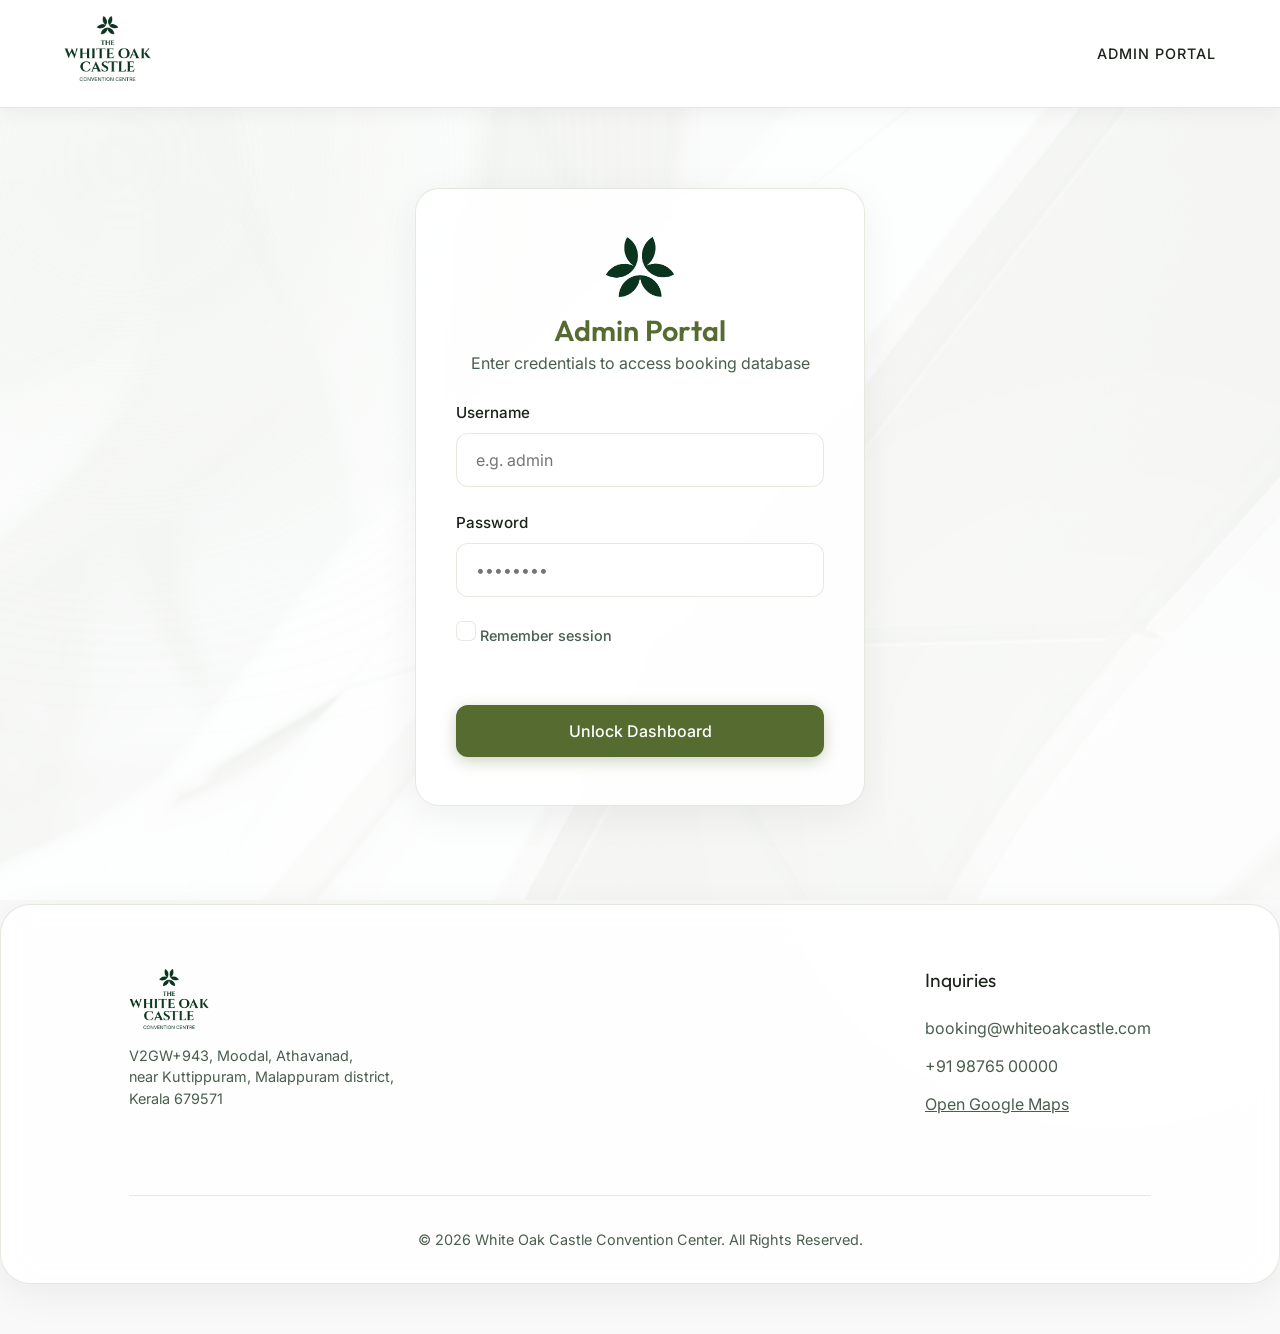
<file: admin.html>
<!DOCTYPE html>
<html lang="en">

<head>
    <meta charset="UTF-8">
    <meta name="viewport" content="width=device-width, initial-scale=1.0">
    <title>Admin Portal | White Oak Castle Kerala</title>
    <meta name="description"
        content="Admin Dashboard portal for the White Oak Castle Convention Center in Moodal, Athavanad, Kerala. Manage bookings, schedule events, and export records.">

    <link rel="preconnect" href="https://fonts.googleapis.com">
    <link rel="preconnect" href="https://fonts.gstatic.com" crossorigin>
    <link
        href="https://fonts.googleapis.com/css2?family=Inter:wght@300;400;500;600&family=Outfit:wght@200;400;600;800&display=swap"
        rel="stylesheet">

    <link rel="stylesheet" href="css/style.css?v=3">
    <link rel="stylesheet" href="css/admin.css?v=3">
</head>

<body class="biophilic-theme">

    <div class="bg-orb orb-1"></div>
    <div class="bg-orb orb-2"></div>

    <header class="header glass-nav scrolled">
        <nav class="navbar">
            <a href="index.html" class="nav-logo">
                <img src="assets/logo/png/Oak ful logo green.png" alt="White Oak Castle" class="logo-img">
            </a>
            <ul class="nav-menu">

                <!--<li class="nav-item"><a href="index.html" class="nav-link">Home</a></li>
                <li class="nav-item"><a href="about.html" class="nav-link">About Venue</a></li>
                <li class="nav-item"><a href="gallery.html" class="nav-link">Gallery</a></li>
                <li class="nav-item"><a href="booking.html" class="nav-link">Bookings</a></li>-->
                <li class="nav-item"><a href="admin.html" class="nav-link">Admin
                        portal
                    </a></li>
            </ul>
            <div class="hamburger">
                <span class="bar"></span>
                <span class="bar"></span>
                <span class="bar"></span>
            </div>
        </nav>
    </header>

    <main style="padding-top: 140px; min-height: 80vh;">
        <div class="container reveal active">

            <!-- ADMIN LOGIN SECTION -->
            <section id="admin-login-section" class="admin-login-section">
                <div class="glass-panel login-card">
                    <div class="text-center" style="margin-bottom: 1.5rem;">
                        <img src="assets/logo/png/Oak logo green.png" alt="Logo"
                            style="height: 60px; margin-bottom: 0.5rem; object-fit: contain;">
                        <h2 style="font-size: 1.8rem; font-weight: 600; color: var(--accent-olive);">Admin Portal</h2>
                        <p style="color: var(--text-secondary); margin-top: 0.25rem;">Enter credentials to access
                            booking database</p>
                    </div>
                    <form id="admin-login-form">
                        <div class="form-group">
                            <label for="admin-username">Username</label>
                            <input type="text" id="admin-username" class="form-control" placeholder="e.g. admin"
                                required>
                        </div>
                        <div class="form-group">
                            <label for="admin-password">Password</label>
                            <input type="password" id="admin-password" class="form-control" placeholder="••••••••"
                                required>
                        </div>
                        <div class="form-group" style="margin-top: 1.2rem; display: flex; align-items: center;">
                            <label class="custom-checkbox-container">
                                <input type="checkbox" id="admin-remember">
                                <span class="custom-checkbox"></span>
                                <span
                                    style="font-size: 0.9rem; color: var(--text-secondary); cursor: pointer; user-select: none;">Remember
                                    session</span>
                            </label>
                        </div>
                        <div id="login-error-msg" class="login-error-msg"
                            style="display: none; color: #d9534f; font-size: 0.9rem; margin-top: 1rem; text-align: center;">
                            Invalid username or password.
                        </div>
                        <button type="submit" class="btn btn-solid"
                            style="width: 100%; margin-top: 1.5rem; border-radius: 12px;">Unlock Dashboard</button>
                    </form>
                </div>
            </section>

            <!-- ADMIN DASHBOARD SECTION (Hidden by default) -->
            <section id="admin-dashboard-section" class="admin-dashboard-section" style="display: none;">
                <div class="dashboard-header"
                    style="display: flex; justify-content: space-between; align-items: center; flex-wrap: wrap; gap: 1.5rem; margin-bottom: 2.5rem;">
                    <div>
                        <div class="glass-badge"
                            style="color: var(--accent-olive); border-color: var(--glass-border); background: rgba(85, 107, 47, 0.05);">
                            Secure Control Panel</div>
                        <h1 style="font-size: 2.5rem; font-weight: 600; color: var(--text-primary);">Management <span
                                class="gradient-text">Console</span></h1>
                        <p style="color: var(--text-secondary); margin-top: 0.25rem;">Monitor schedules, manage
                            approvals, and export financial summaries.</p>
                    </div>
                    <div style="display: flex; gap: 1.5rem; align-items: center;">
                        <button id="admin-logout-btn" class="btn btn-outline"
                            style="border-radius: 10px; padding: 0.6rem 1.2rem;">Logout</button>
                    </div>
                </div>

                <div class="admin-sidebar-layout">
                    <!-- Sidebar -->
                    <div class="admin-sidebar">
                        <div class="admin-sidebar-title">Dashboard Menu</div>
                        <button class="sidebar-btn active" data-target="panel-overview">Overview & Stats</button>
                        <button class="sidebar-btn" data-target="panel-calendar">Event Calendar</button>
                        <button class="sidebar-btn" data-target="panel-holds">Live Holds</button>
                        <button class="sidebar-btn" data-target="panel-offline">Offline Booking</button>
                        <button class="sidebar-btn" data-target="panel-ledger">Bookings Ledger</button>
                        <button class="sidebar-btn" data-target="panel-backup">Backup & Restore</button>
                        <div style="height: 1px; background: var(--glass-border); margin: 0.5rem 0;"></div>
                        <button id="manual-refresh-btn" class="btn btn-outline"
                            style="width: 100%; border-radius: 8px; padding: 0.8rem; display: flex; justify-content: center; align-items: center; gap: 0.5rem; font-weight: 600; color: var(--accent-olive); border-color: var(--accent-olive); background: rgba(255,255,255,0.5);">
                            <svg width="16" height="16" viewBox="0 0 24 24" fill="none" stroke="currentColor"
                                stroke-width="2" stroke-linecap="round" stroke-linejoin="round">
                                <polyline points="23 4 23 10 17 10"></polyline>
                                <polyline points="1 20 1 14 7 14"></polyline>
                                <path d="M3.51 9a9 9 0 0 1 14.85-3.36L23 10M1 14l4.64 4.36A9 9 0 0 0 20.49 15"></path>
                            </svg>
                            Refresh Data
                        </button>
                    </div>

                    <!-- Main Content Area -->
                    <div class="admin-main-content">
                        <!-- Overview Panel -->
                        <div id="panel-overview" class="admin-tab-panel active">
                            <!-- Statistics Metrics Grid -->
                            <div class="stats-grid"
                                style="display: grid; grid-template-columns: repeat(auto-fit, minmax(220px, 1fr)); gap: 1.5rem; margin-bottom: 3rem;">
                                <div class="glass-card stat-card"
                                    style="padding: 1.8rem; text-align: center; border-radius: 16px;">
                                    <div class="stat-num" id="stat-total-bookings">0</div>
                                    <div class="stat-label"
                                        style="color: var(--text-secondary); font-size: 0.9rem; text-transform: uppercase; letter-spacing: 1px; margin-top: 0.5rem;">
                                        Total Bookings</div>
                                </div>
                                <div class="glass-card stat-card"
                                    style="padding: 1.8rem; text-align: center; border-radius: 16px; border-left: 4px solid var(--accent-gold);">
                                    <div class="stat-num" id="stat-pending-bookings" style="color: #a47b30;">0</div>
                                    <div class="stat-label"
                                        style="color: var(--text-secondary); font-size: 0.9rem; text-transform: uppercase; letter-spacing: 1px; margin-top: 0.5rem;">
                                        Pending Approvals</div>
                                </div>
                                <div class="glass-card stat-card"
                                    style="padding: 1.8rem; text-align: center; border-radius: 16px; border-left: 4px solid var(--accent-olive);">
                                    <div class="stat-num" id="stat-approved-bookings"
                                        style="color: var(--accent-olive);">0</div>
                                    <div class="stat-label"
                                        style="color: var(--text-secondary); font-size: 0.9rem; text-transform: uppercase; letter-spacing: 1px; margin-top: 0.5rem;">
                                        Approved Bookings</div>
                                </div>
                                <div class="glass-card stat-card"
                                    style="padding: 1.8rem; text-align: center; border-radius: 16px;">
                                    <div class="stat-num" id="stat-total-revenue" style="color: var(--accent-gold);">Rs
                                        0</div>
                                    <div class="stat-label"
                                        style="color: var(--text-secondary); font-size: 0.9rem; text-transform: uppercase; letter-spacing: 1px; margin-top: 0.5rem;">
                                        Est. Revenue</div>
                                </div>
                            </div>

                            <!-- Upcoming Events Notice Panel -->
                            <div id="upcoming-events-alert" class="glass-panel"
                                style="display: none; padding: 1.5rem 2rem; border-radius: 20px; border-left: 5px solid var(--accent-gold); margin-bottom: 2.5rem; background: rgba(243, 156, 18, 0.05);">
                                <div
                                    style="display: flex; align-items: center; justify-content: space-between; margin-bottom: 0.8rem;">
                                    <h3
                                        style="font-size: 1.1rem; font-weight: 600; color: #a47b30; display: flex; align-items: center; gap: 0.5rem; margin: 0;">
                                        Upcoming Events Notice (Next 10 Days)
                                    </h3>
                                    <span
                                        style="font-size: 0.75rem; background: rgba(243, 156, 18, 0.15); color: #a47b30; padding: 0.2rem 0.6rem; border-radius: 20px; font-weight: 600;"
                                        id="upcoming-events-count">0 Events</span>
                                </div>
                                <div id="upcoming-events-list"
                                    style="display: grid; grid-template-columns: repeat(auto-fit, minmax(280px, 1fr)); gap: 1rem; max-height: 180px; overflow-y: auto; padding-right: 0.5rem;">
                                    <!-- dynamic event list elements -->
                                </div>
                            </div>

                        </div>

                        <!-- Calendar Panel -->
                        <div id="panel-calendar" class="admin-tab-panel">
                            <!-- TOP: Calendar View Panel -->
                            <div class="glass-panel" style="padding: 2.5rem; border-radius: 24px;">
                                <h2
                                    style="font-size: 1.8rem; font-weight: 600; color: var(--accent-olive); margin-bottom: 1.5rem; display: flex; align-items: center; gap: 0.5rem;">
                                    <span></span> Event Schedule Calendar
                                </h2>
                                <div class="calendar-layout-container">

                                    <!-- Calendar Component -->
                                    <div class="calendar-component">
                                        <div class="calendar-nav"
                                            style="display: flex; justify-content: space-between; align-items: center; margin-bottom: 1rem;">
                                            <button id="cal-prev-btn" class="calendar-nav-btn">&lt;</button>
                                            <h3 id="cal-month-year"
                                                style="font-size: 1.3rem; font-weight: 600; color: var(--text-primary);">
                                                July
                                                2026</h3>
                                            <button id="cal-next-btn" class="calendar-nav-btn">&gt;</button>
                                        </div>
                                        <div class="calendar-legend" style="display: flex; gap: 1rem; flex-wrap: wrap; justify-content: center; margin-bottom: 1.2rem; font-size: 0.8rem; background: rgba(255,255,255,0.6); padding: 0.5rem 1rem; border-radius: 50px; border: 1px solid var(--glass-border);">
                                            <div style="display: flex; align-items: center; gap: 0.3rem;">
                                                <span style="width: 10px; height: 10px; border-radius: 50%; background: var(--accent-olive); display: inline-block;"></span>
                                                <span style="font-weight: 600; color: var(--accent-olive);">Confirmed</span>
                                            </div>
                                            <div style="display: flex; align-items: center; gap: 0.3rem;">
                                                <span style="width: 10px; height: 10px; border-radius: 50%; background: #d35400; display: inline-block;"></span>
                                                <span style="font-weight: 600; color: #d35400;">Active Hold</span>
                                            </div>
                                            <div style="display: flex; align-items: center; gap: 0.3rem;">
                                                <span style="width: 10px; height: 10px; border-radius: 50%; background: var(--accent-gold); display: inline-block;"></span>
                                                <span style="font-weight: 600; color: #a47b30;">Pending Review</span>
                                            </div>
                                        </div>
                                        <div class="calendar-grid">
                                            <div class="calendar-day-header">Sun</div>
                                            <div class="calendar-day-header">Mon</div>
                                            <div class="calendar-day-header">Tue</div>
                                            <div class="calendar-day-header">Wed</div>
                                            <div class="calendar-day-header">Thu</div>
                                            <div class="calendar-day-header">Fri</div>
                                            <div class="calendar-day-header">Sat</div>
                                            <div class="calendar-days-container" id="calendar-days-container">
                                                <!-- Days injected dynamically -->
                                            </div>
                                        </div>
                                    </div>

                                    <!-- Calendar Date Detail Sidebar -->
                                    <div class="calendar-date-sidebar glass-panel"
                                        style="background: rgba(255,255,255,0.4); border-radius: 16px; padding: 1.5rem; min-height: 250px;">
                                        <h3 id="sidebar-date-heading"
                                            style="font-size: 1.2rem; font-weight: 600; color: var(--accent-olive); border-bottom: 1px solid var(--glass-border); padding-bottom: 0.8rem; margin-bottom: 1rem;">
                                            Selected Date
                                        </h3>
                                        <div id="sidebar-events-list" class="sidebar-events-list">
                                            <p style="color: var(--text-secondary); font-style: italic;">Click a
                                                highlighted
                                                date in the calendar to view events.</p>
                                        </div>
                                    </div>

                                </div>
                            </div>
                        </div> <!-- end panel-calendar -->

                        <!-- Holds Panel -->
                        <div id="panel-holds" class="admin-tab-panel">
                            <!-- MIDDLE: Active Temporary Seat Holds Panel (Real-Time Monitoring) -->
                            <div class="glass-panel" style="padding: 2.5rem; border-radius: 24px;">
                                <h2
                                    style="font-size: 1.8rem; font-weight: 600; color: #d35400; margin-bottom: 1rem; display: flex; align-items: center; gap: 0.5rem;">
                                    Active Temporary Seat Holds
                                </h2>
                                <p style="color: var(--text-secondary); font-size: 0.9rem; margin-bottom: 1.5rem;">
                                    These are slots temporarily held by users in their booking carts (10-minute hold
                                    limit).
                                    They are released automatically if not booked.
                                </p>

                                <div class="table-responsive">
                                    <table class="admin-table">
                                        <thead>
                                            <tr>
                                                <th>Hold ID</th>
                                                <th>Session ID</th>
                                                <th>Target Date</th>
                                                <th>Held Slots</th>
                                                <th>Time Remaining</th>
                                                <th>Actions</th>
                                            </tr>
                                        </thead>
                                        <tbody id="admin-holds-rows">
                                            <!-- Holds will be injected dynamically -->
                                        </tbody>
                                    </table>
                                </div>
                            </div>
                        </div> <!-- end panel-holds -->

                        <!-- Offline Panel -->
                        <div id="panel-offline" class="admin-tab-panel">
                            <!-- MIDDLE-BOTTOM: Manual Offline Booking Panel -->
                            <div class="glass-panel" style="padding: 2.5rem; border-radius: 24px;">
                                <h2
                                    style="font-size: 1.8rem; font-weight: 600; color: var(--accent-olive); margin-bottom: 1rem; display: flex; align-items: center; gap: 0.5rem;">
                                    Book Offline Event / Photoshoot
                                </h2>
                                <p style="color: var(--text-secondary); font-size: 0.9rem; margin-bottom: 1.5rem;">
                                    Directly register an offline customer booking. This will bypass the online payment
                                    state
                                    machine and instantly mark the booking as <strong>Confirmed</strong>.
                                </p>

                                <form id="admin-manual-booking-form" class="manual-booking-grid">
                                    <!-- Left Side: Details -->
                                    <div style="display: flex; flex-direction: column; gap: 1.2rem;">
                                        <div class="form-group" style="margin-bottom: 0;">
                                            <label for="manual-client-name"
                                                style="font-size: 0.85rem; font-weight: 600; display: block; margin-bottom: 0.4rem;">Customer
                                                Full Name</label>
                                            <input type="text" id="manual-client-name" class="form-control"
                                                placeholder="e.g. VIP Guest" required
                                                style="border-radius: 8px; padding: 0.6rem 0.8rem;">
                                        </div>
                                        <div class="form-group" style="margin-bottom: 0;">
                                            <label for="manual-client-email"
                                                style="font-size: 0.85rem; font-weight: 600; display: block; margin-bottom: 0.4rem;">Email
                                                Address</label>
                                            <input type="email" id="manual-client-email" class="form-control"
                                                placeholder="e.g. vip@example.com" value="logan@gmail.com" required
                                                style="border-radius: 8px; padding: 0.6rem 0.8rem;">
                                        </div>
                                        <div class="form-group" style="margin-bottom: 0; position: relative;">
                                            <label for="manual-client-phone"
                                                style="font-size: 0.85rem; font-weight: 600; display: block; margin-bottom: 0.4rem;">Phone
                                                Number</label>
                                            <input type="tel" id="manual-client-phone" class="form-control"
                                                placeholder="e.g. +91 9876543210" value="+91 " required
                                                pattern="\+91 [0-9]{10}"
                                                style="border-radius: 8px; padding: 0.6rem 0.8rem;">
                                            <div id="manual-phone-error-msg"
                                                style="color: #dc3545; font-size: 0.85rem; margin-top: 0.5rem; display: none;">
                                                <svg width="14" height="14" viewBox="0 0 24 24" fill="none"
                                                    stroke="currentColor" stroke-width="2" stroke-linecap="round"
                                                    stroke-linejoin="round"
                                                    style="vertical-align: text-top; margin-right: 4px;">
                                                    <circle cx="12" cy="12" r="10"></circle>
                                                    <line x1="12" y1="8" x2="12" y2="12"></line>
                                                    <line x1="12" y1="16" x2="12.01" y2="16"></line>
                                                </svg>
                                                Please enter a valid 10-digit phone number.
                                            </div>
                                        </div>
                                        <div class="form-group" style="margin-bottom: 0; position: relative;">
                                            <label
                                                style="font-size: 0.85rem; font-weight: 600; display: block; margin-bottom: 0.4rem;">Event
                                                Type</label>
                                            <div class="custom-picker-container" id="manual-type-picker-wrapper">
                                                <input type="hidden" id="manual-event-type" value="Marriage" required>
                                                <div class="custom-picker-trigger" id="manual-type-picker-trigger"
                                                    style="background: rgba(255, 255, 255, 0.65); border-radius: 8px; padding: 0.6rem 0.8rem; height: 38px; display: flex; justify-content: space-between; align-items: center; cursor: pointer; border: 1px solid var(--glass-border);">
                                                    <span class="trigger-value" id="manual-type-trigger-text">Marriage
                                                        Ceremony</span>
                                                    <span class="trigger-icon">▼</span>
                                                </div>
                                                <div class="custom-picker-dropdown" id="manual-type-picker-dropdown"
                                                    style="display: none; padding: 0.5rem; border-radius: 12px; min-width: 250px; position: absolute; z-index: 100; background: rgba(255, 255, 255, 0.95); border: 1px solid var(--glass-border); box-shadow: var(--glass-shadow); width: 100%;">
                                                    <div class="typepicker-options" id="manual-typepicker-options-list">
                                                    </div>
                                                </div>
                                            </div>
                                        </div>
                                        <div class="form-group" style="margin-bottom: 0;">
                                            <label for="manual-guest-count"
                                                style="font-size: 0.85rem; font-weight: 600; display: block; margin-bottom: 0.4rem;">Guest
                                                Count</label>
                                            <input type="number" id="manual-guest-count" class="form-control" min="1"
                                                max="4500" value="100" required
                                                style="border-radius: 8px; padding: 0.6rem 0.8rem;">
                                        </div>
                                    </div>

                                    <!-- Right Side: Scheduling -->
                                    <div style="display: flex; flex-direction: column; gap: 1.2rem;">
                                        <div class="form-group" style="margin-bottom: 0;">
                                            <label
                                                style="font-size: 0.85rem; font-weight: 600; display: block; margin-bottom: 0.4rem;">Select
                                                Date of Event</label>
                                            <div class="inline-calendar-container" id="manual-calendar-wrapper">
                                                <input type="hidden" id="manual-event-date" required>
                                                <div class="inline-datepicker">
                                                    <div class="datepicker-header">
                                                        <button type="button" id="manual-prev-month-btn"
                                                            class="month-nav-btn">&lt;</button>
                                                        <span id="manual-datepicker-month-year"
                                                            class="month-year-label"></span>
                                                        <button type="button" id="manual-next-month-btn"
                                                            class="month-nav-btn">&gt;</button>
                                                    </div>
                                                    <div class="datepicker-weekdays">
                                                        <span>Su</span><span>Mo</span><span>Tu</span><span>We</span><span>Th</span><span>Fr</span><span>Sa</span>
                                                    </div>
                                                    <div class="datepicker-days" id="manual-datepicker-days-grid"></div>
                                                </div>
                                            </div>
                                        </div>

                                        <div class="form-group" style="margin-bottom: 0; position: relative;">
                                            <label
                                                style="font-size: 0.85rem; font-weight: 600; display: block; margin-bottom: 0.4rem;">Start
                                                Time</label>
                                            <div class="custom-picker-container" id="manual-time-picker-wrapper">
                                                <input type="hidden" id="manual-event-time" required>
                                                <div class="custom-picker-trigger" id="manual-time-picker-trigger"
                                                    style="background: rgba(255, 255, 255, 0.65); border-radius: 8px; padding: 0.6rem 0.8rem; height: 38px;">
                                                    <span class="trigger-value" id="manual-time-trigger-text">Select
                                                        Time</span>
                                                    <span class="trigger-icon">▼</span>
                                                </div>
                                                <div class="custom-picker-dropdown" id="manual-time-picker-dropdown"
                                                    style="display: none; padding: 0.8rem; border-radius: 12px; min-width: 250px;">
                                                    <div class="timepicker-options" id="manual-timepicker-options-list">
                                                    </div>
                                                </div>
                                            </div>
                                        </div>
                                    </div>

                                    <!-- Bottom Full Width Span: Photoshoot slots and submit button -->
                                    <div
                                        style="grid-column: 1 / -1; display: flex; flex-direction: column; gap: 1.2rem; border-top: 1px dashed var(--glass-border); padding-top: 1.2rem;">
                                        <div class="form-group" style="margin-bottom: 0;">
                                            <label
                                                style="font-size: 0.85rem; font-weight: 600; display: block; margin-bottom: 0.4rem;">Select
                                                Photoshoot Duration (Select all slots that apply)</label>
                                            <div id="manual-slots-grid"
                                                style="display: grid; grid-template-columns: repeat(auto-fill, minmax(130px, 1fr)); gap: 0.5rem; background: rgba(255, 255, 255, 0.4); padding: 0.8rem; border-radius: 10px; border: 1px solid var(--glass-border); max-height: 150px; overflow-y: auto;">
                                                <div
                                                    style="grid-column: span 12; text-align: center; color: var(--text-secondary); font-size: 0.85rem; font-style: italic; padding: 1rem 0;">
                                                    Please select an event date first.</div>
                                            </div>
                                        </div>
                                        <button type="submit" id="manual-booking-submit-btn" class="btn btn-solid"
                                            style="border-radius: 8px; height: 38px; padding: 0.6rem 1.2rem; font-weight: 600; border: none; background: var(--accent-olive); color: white; display: flex; align-items: center; justify-content: center; gap: 0.5rem; transition: background 0.3s ease; width: fit-content; align-self: flex-end;">
                                            <span>Confirm Offline Booking</span>
                                        </button>
                                    </div>
                                </form>
                            </div>
                        </div> <!-- end panel-offline -->

                        <!-- Ledger Panel -->
                        <div id="panel-ledger" class="admin-tab-panel">
                            <!-- BOTTOM: Bookings Ledger Panel -->
                            <div class="glass-panel" style="padding: 2.5rem; border-radius: 24px;">
                                <div class="ledger-header"
                                    style="display: flex; justify-content: space-between; align-items: center; flex-wrap: wrap; gap: 1.5rem; margin-bottom: 2rem;">
                                    <h2
                                        style="font-size: 1.8rem; font-weight: 600; color: var(--accent-olive); display: flex; align-items: center; gap: 0.5rem;">
                                        <span></span> Bookings Ledger
                                    </h2>
                                    <div style="display: flex; gap: 0.8rem; flex-wrap: wrap; align-items: center;">
                                        <div class="search-3d-container">
                                            <input type="text" id="ledger-search-input"
                                                placeholder="Search ledger (Name, ID, Phone, Email)...">
                                            <span
                                                style="position: absolute; left: 0.8rem; top: 50%; transform: translateY(-50%); font-size: 0.95rem; color: var(--text-secondary); pointer-events: none;">🔍</span>
                                        </div>
                                        <button id="export-excel-btn" class="btn btn-outline"
                                            style="border-radius: 8px; font-size: 0.9rem; padding: 0.6rem 1rem; border-color: var(--accent-olive); color: var(--accent-olive);">
                                            Export to Excel (CSV)
                                        </button>
                                    </div>
                                </div>

                                <!-- Filters panel -->
                                <div class="filters-row"
                                    style="display: flex; gap: 0.5rem; margin-bottom: 1.5rem; flex-wrap: wrap;">
                                    <button class="filter-btn active" data-status-filter="all">All</button>
                                    <button class="filter-btn" data-status-filter="Pending Review">Pending
                                        Review</button>
                                    <button class="filter-btn" data-status-filter="Awaiting Payment">Awaiting
                                        Payment</button>
                                    <button class="filter-btn" data-status-filter="Confirmed">Confirmed</button>
                                    <button class="filter-btn" data-status-filter="Expired">Expired</button>
                                    <button class="filter-btn" data-status-filter="Rejected">Rejected</button>
                                </div>

                                <!-- Data table container -->
                                <div class="table-responsive">
                                    <table class="admin-table">
                                        <thead>
                                            <tr>
                                                <th>ID</th>
                                                <th>Client</th>
                                                <th>Event Type</th>
                                                <th>Event Date/Time</th>
                                                <th>Event Details</th>
                                                <th>Holding Deposit</th>
                                                <th>Submitted On</th>
                                                <th>Status</th>
                                                <th>Actions</th>
                                            </tr>
                                        </thead>
                                        <tbody id="admin-bookings-rows">
                                            <!-- Dynamic rows injected here -->
                                        </tbody>
                                    </table>
                                </div>
                            </div>

                            <!-- Developer Settings Danger Zone -->
                            <div class="developer-settings-panel"
                                style="margin-top: 3rem; padding-top: 1.5rem; border-top: 1px dashed var(--glass-border); display: flex; justify-content: flex-end; align-items: center; gap: 1rem; flex-wrap: wrap;">
                                <span style="font-size: 0.85rem; color: var(--text-secondary);"><span
                                        style="color: #d9534f; font-weight: 600;">Developer Controls:</span> Danger zone
                                    database administration tools</span>
                                <button id="reset-db-btn" class="btn btn-outline"
                                    style="border-radius: 8px; font-size: 0.85rem; padding: 0.5rem 1rem; border-color: #d9534f; color: #d9534f; transition: all 0.2s ease;">
                                    Reset Database
                                </button>
                            </div>

                        </div> <!-- end panel-ledger -->

                        <!-- Backup Panel -->
                        <div id="panel-backup" class="admin-tab-panel">
                            <div class="glass-panel" style="padding: 2.5rem; border-radius: 24px;">
                                <h2
                                    style="font-size: 1.8rem; font-weight: 600; color: var(--accent-olive); margin-bottom: 1.5rem; display: flex; align-items: center; gap: 0.5rem;">
                                    Backup & Restore
                                </h2>
                                <div class="backup-panel">
                                    <div class="backup-action-card">
                                        <h4>Export Database</h4>
                                        <p>Download a JSON backup of all bookings and system settings. Keep this file
                                            safe.</p>
                                        <button id="backup-export-btn" class="btn btn-solid"
                                            style="border-radius: 8px; font-size: 0.9rem; padding: 0.6rem 1.2rem;">Download
                                            Backup</button>
                                    </div>
                                    <div class="backup-action-card">
                                        <h4>Restore Database</h4>
                                        <p>Upload a previously saved JSON backup file to restore system state. This will
                                            overwrite current data.</p>
                                        <input type="file" id="backup-file-input" accept=".json" style="display: none;">
                                        <button id="backup-import-btn" class="btn btn-outline"
                                            style="border-radius: 8px; font-size: 0.9rem; padding: 0.6rem 1.2rem; border-color: var(--accent-olive); color: var(--accent-olive);">Select
                                            Backup File</button>
                                    </div>
                                </div>
                            </div>
                        </div>
                    </div> <!-- end admin-main-content -->
                </div> <!-- end admin-sidebar-layout -->
            </section>

        </div>
    </main>

    <footer class="footer" style="padding-top: 50px;">
        <div class="glass-panel footer-panel">
            <div class="footer-content">
                <div class="footer-brand">
                    <img src="assets/logo/png/Oak ful logo green.png" alt="White Oak Castle" class="footer-logo">
                    <p style="font-size: 0.9rem; color: var(--text-secondary); line-height: 1.5;">V2GW+943, Moodal,
                        Athavanad,<br>near Kuttippuram, Malappuram district,<br>Kerala 679571</p>
                </div>
                <div class="footer-links">
                    <div class="f-col">
                        <h4>Inquiries</h4>
                        <a href="mailto:booking@whiteoakcastle.com">booking@whiteoakcastle.com</a>
                        <a href="tel:+919876500000">+91 98765 00000</a>
                        <a href="https://maps.google.com/?q=V2GW%2B943,+Moodal,+Athavanad,+Kerala+679571"
                            target="_blank" style="text-decoration: underline;">Open Google Maps</a>
                    </div>
                </div>
            </div>
            <div class="footer-bottom">
                <p>&copy; 2026 White Oak Castle Convention Center. All Rights Reserved.</p>
            </div>
        </div>
    </footer>

    <!-- Reset Database Confirm Modal -->
    <div id="reset-confirm-modal" class="modal-backdrop"
        style="display: none; position: fixed; top: 0; left: 0; width: 100%; height: 100%; background: rgba(0,0,0,0.6); backdrop-filter: blur(8px); justify-content: center; align-items: center; z-index: 9999;">
        <div class="glass-panel"
            style="max-width: 450px; width: 90%; padding: 2.5rem 2rem; border-radius: 24px; text-align: center; border: 1px solid rgba(217, 83, 79, 0.3); background: var(--glass-bg); backdrop-filter: blur(16px); box-shadow: var(--glass-shadow);">
            <span
                style="font-size: 1rem; padding: 0.2rem 0.6rem; border: 2px solid #d9534f; border-radius: 4px; color: #d9534f; font-weight: bold; margin-bottom: 1rem; display: inline-block;">WARNING</span>
            <h3 style="font-size: 1.4rem; color: #d9534f; margin-bottom: 0.5rem; font-weight: 600;">Destructive Action
                Alert</h3>
            <p style="color: var(--text-secondary); font-size: 0.9rem; line-height: 1.5; margin-bottom: 1.5rem;">
                This will completely reset the localStorage database, deleting all bookings and restoring default
                accounts. This action is irreversible.
            </p>
            <p style="font-weight: 600; font-size: 0.95rem; color: var(--text-primary); margin-bottom: 0.8rem;">
                Please type <strong style="color: #d9534f; font-weight: 800; letter-spacing: 1px;">CONFIRM</strong> to
                verify:
            </p>
            <div class="form-group" style="margin-bottom: 1.5rem;">
                <input type="text" id="reset-confirm-input" class="form-control" placeholder="Type CONFIRM here"
                    style="text-align: center; border-radius: 8px; letter-spacing: 2px; font-weight: 700; border-color: rgba(217, 83, 79, 0.4); text-transform: uppercase;">
            </div>
            <div style="display: flex; gap: 1rem;">
                <button id="reset-cancel-btn" class="btn btn-outline"
                    style="flex: 1; border-radius: 10px; padding: 0.7rem; border-color: var(--glass-border);">Cancel</button>
                <button id="reset-execute-btn" class="btn btn-solid"
                    style="flex: 1; border-radius: 10px; padding: 0.7rem; background: #d9534f; border-color: #d9534f; color: white;"
                    disabled>Reset Database</button>
            </div>
        </div>
    </div>

    <div class="pulse-loader-overlay active" id="pulse-loader-overlay">
        <div class="pulse-loader-content">
            <div class="pulse-loader-logo-container">
                <img src="assets/logo/png/Oak logo green.png" alt="White Oak Castle Logo" class="pulse-loader-logo">
            </div>
            <div class="pulse-loader-dots">
                <div class="pulse-dot"></div>
                <div class="pulse-dot"></div>
                <div class="pulse-dot"></div>
                <div class="pulse-dot"></div>
                <div class="pulse-dot"></div>
            </div>
            <div class="pulse-loader-text" id="pulse-loader-text">Loading White Oak Castle...</div>
        </div>
    </div>

    <script src="js/admin.js"></script>
</body>

</html>
</file>
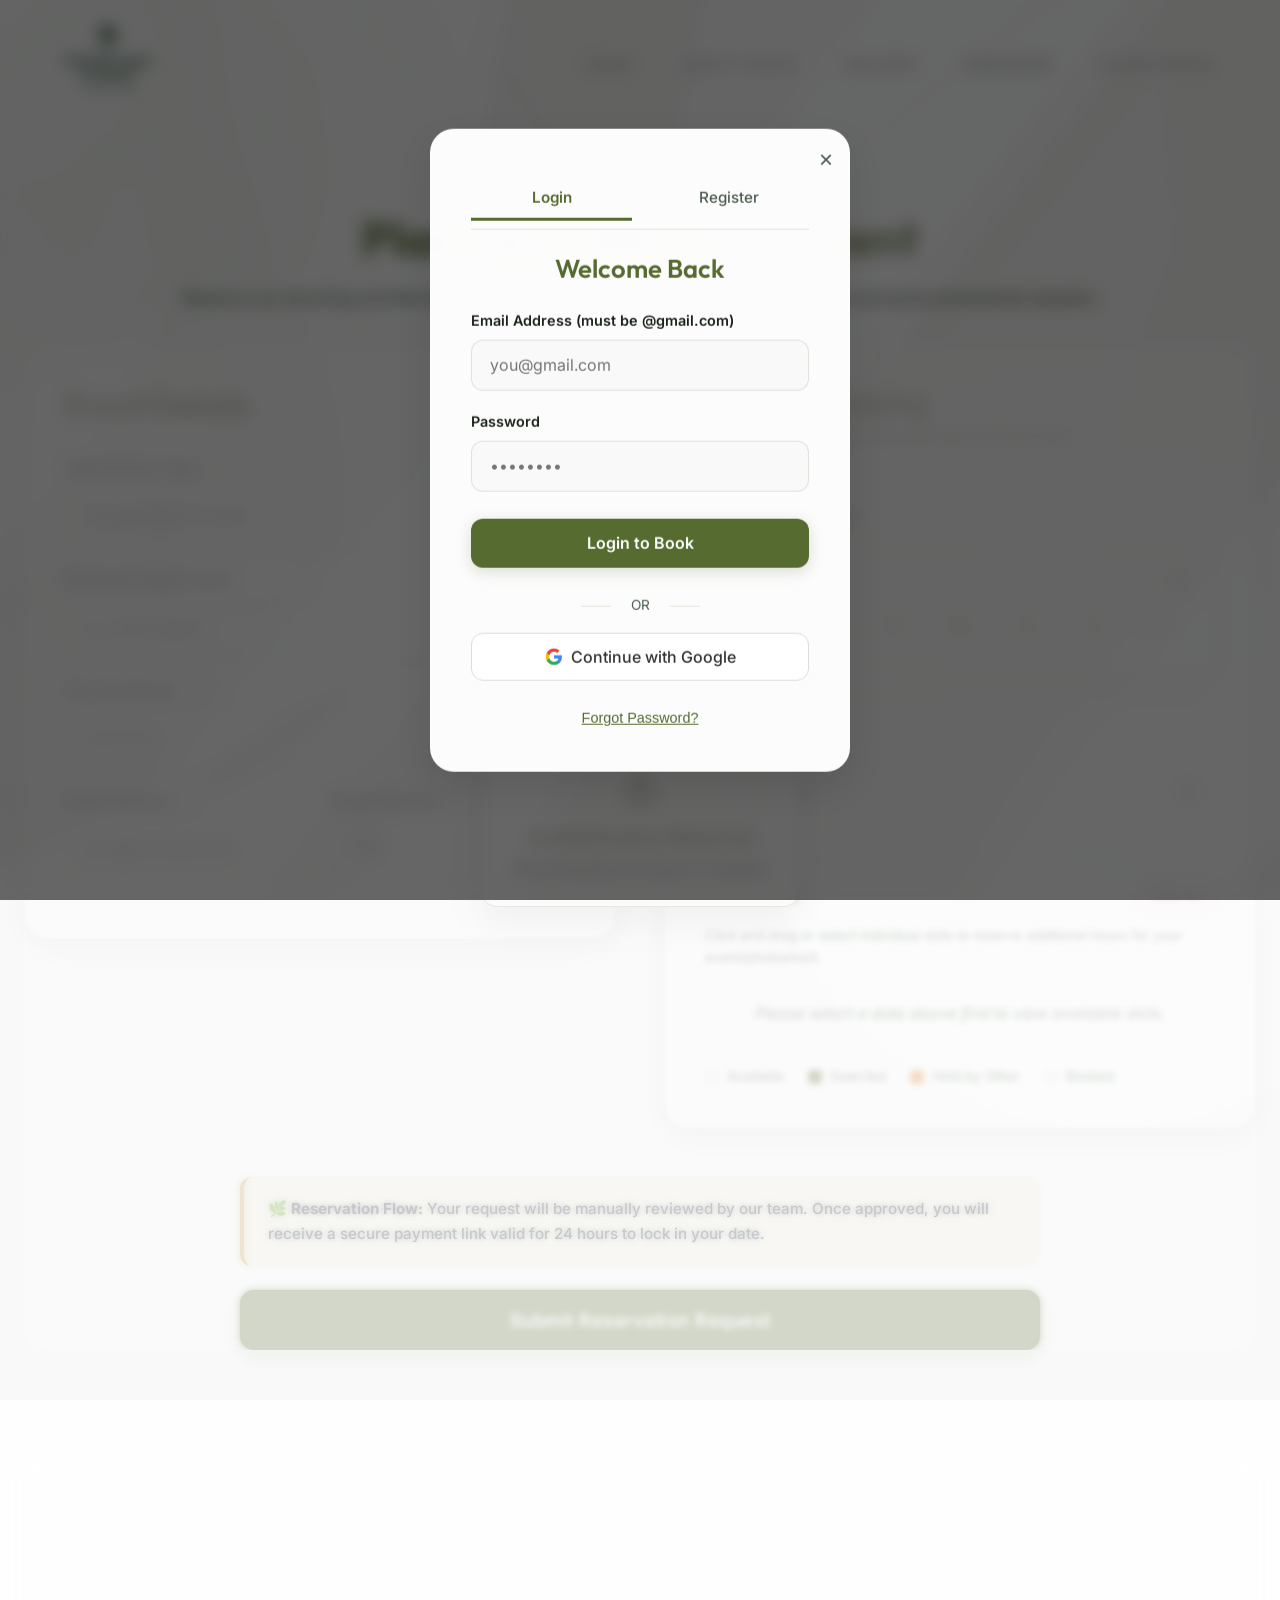
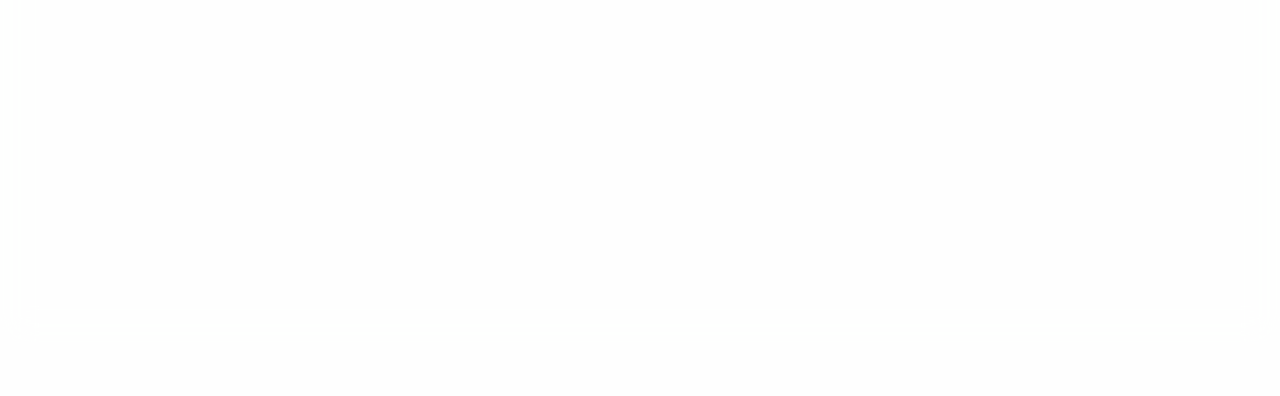
<file: booking.html>
<!DOCTYPE html>
<html lang="en">

<head>
    <meta charset="UTF-8">
    <meta name="viewport" content="width=device-width, initial-scale=1.0">
    <title>Book Weddings & Photoshoots | White Oak Castle Kerala</title>
    <meta name="description"
        content="Book your wedding, marriage reception, nikah, engagement, graduation, or hourly photoshoot session at the White Oak Castle Convention Center in Moodal, Athavanad, Kerala.">

    <link rel="preconnect" href="https://fonts.googleapis.com">
    <link rel="preconnect" href="https://fonts.gstatic.com" crossorigin>
    <link
        href="https://fonts.googleapis.com/css2?family=Inter:wght@300;400;500&family=Outfit:wght@200;400;600;800&display=swap"
        rel="stylesheet">

    <link rel="stylesheet" href="css/style.css">
</head>

<body class="biophilic-theme">

    <div class="bg-orb orb-1"></div>
    <div class="bg-orb orb-2"></div>

    <header class="header glass-nav scrolled">
        <nav class="navbar">
            <a href="index.html" class="nav-logo">
                <img src="assets/logo/png/Oak ful logo green.png" alt="White Oak Castle" class="logo-img">
            </a>
            <ul class="nav-menu">
                <li class="nav-item"><a href="index.html" class="nav-link">Home</a></li>
                <li class="nav-item"><a href="about.html" class="nav-link">About Venue</a></li>
                <li class="nav-item"><a href="gallery.html" class="nav-link">Gallery</a></li>
                <li class="nav-item"><a href="booking.html" class="nav-link active-page">Bookings</a></li>
                <li class="nav-item"><a href="portal.html" class="nav-link">Login Portal</a></li>
            </ul>
            <div class="hamburger">
                <span class="bar"></span>
                <span class="bar"></span>
                <span class="bar"></span>
            </div>
        </nav>
    </header>

    <!-- Login Modal -->
    <div class="modal-backdrop" id="login-backdrop" style="display:none;"></div>
    <div class="login-modal" id="login-modal" style="display:none;">
        <div class="login-modal-content portal-card" style="position: relative; padding: 2.5rem; border-radius: 24px; box-shadow: 0 15px 35px rgba(0,0,0,0.1); width: 100%; max-width: 420px; background: rgba(255, 255, 255, 0.98); backdrop-filter: blur(20px); border: 1px solid rgba(255, 255, 255, 0.5);">
            <button type="button" id="close-login-modal-btn" style="position: absolute; top: 1rem; right: 1rem; background: none; border: none; font-size: 1.5rem; cursor: pointer; color: var(--text-secondary);">&times;</button>
            <div class="portal-tabs" style="display: flex; gap: 1rem; border-bottom: 1px solid var(--glass-border); padding-bottom: 0.5rem; margin-bottom: 1.5rem; justify-content: center;">
                <div id="booking-tab-login" class="portal-tab active" style="cursor: pointer; font-weight: 600; color: var(--accent-olive); padding-bottom: 8px; border-bottom: 3px solid var(--accent-olive); transition: all 0.3s ease;">Login</div>
                <div id="booking-tab-register" class="portal-tab" style="cursor: pointer; font-weight: 500; color: var(--text-secondary); padding-bottom: 8px; border-bottom: 3px solid transparent; transition: all 0.3s ease;">Register</div>
            </div>

            <!-- Login Form -->
            <form id="login-form" style="display: block; animation: popIn 0.3s ease;">
                <h3 style="margin-bottom: 1.5rem; text-align: center; color: var(--accent-olive); font-size: 1.6rem; font-weight: 600;">Welcome Back</h3>
                <div class="form-group" style="text-align: left; margin-bottom: 1.2rem;">
                    <label for="login-email" style="display: block; margin-bottom: 0.5rem; font-size: 0.9rem; font-weight: 600; color: var(--text-primary);">Email Address (must be @gmail.com)</label>
                    <input type="email" id="login-email" class="form-control" placeholder="you@gmail.com" required pattern=".+@gmail\.com" style="width: 100%; padding: 0.9rem 1.1rem; border-radius: 12px; border: 1px solid var(--glass-border); background: var(--bg-offwhite); transition: border-color 0.3s ease;">
                </div>
                <div class="form-group" style="text-align: left; margin-bottom: 1.2rem;">
                    <label for="login-password" style="display: block; margin-bottom: 0.5rem; font-size: 0.9rem; font-weight: 600; color: var(--text-primary);">Password</label>
                    <input type="password" id="login-password" class="form-control" placeholder="••••••••" required style="width: 100%; padding: 0.9rem 1.1rem; border-radius: 12px; border: 1px solid var(--glass-border); background: var(--bg-offwhite); transition: border-color 0.3s ease;">
                </div>
                <div id="login-modal-error-msg" style="color: #dc3545; font-size: 0.85rem; margin-bottom: 1rem; display: none; text-align: center; background: rgba(220, 53, 69, 0.05); padding: 0.5rem; border-radius: 8px;">
                    <svg width="14" height="14" viewBox="0 0 24 24" fill="none" stroke="currentColor" stroke-width="2" stroke-linecap="round" stroke-linejoin="round" style="vertical-align: text-top; margin-right: 4px;"><circle cx="12" cy="12" r="10"></circle><line x1="12" y1="8" x2="12" y2="12"></line><line x1="12" y1="16" x2="12.01" y2="16"></line></svg> Invalid email or password.
                </div>
                <button type="submit" class="btn btn-solid" style="width: 100%; border-radius: 12px; margin-top: 0.5rem; padding: 0.9rem; font-weight: 600; font-size: 1rem; box-shadow: 0 4px 15px rgba(85, 107, 47, 0.2);">Login to Book</button>
                
                <div style="text-align: center; margin: 1.5rem 0 1rem;">
                    <span style="color: var(--text-secondary); font-size: 0.85rem; padding: 0 10px; position: relative; display: inline-block;">
                        <span style="position: absolute; top: 50%; left: -40px; width: 30px; height: 1px; background: var(--glass-border);"></span>
                        OR
                        <span style="position: absolute; top: 50%; right: -40px; width: 30px; height: 1px; background: var(--glass-border);"></span>
                    </span>
                </div>
                <button type="button" class="btn btn-outline" id="google-login-btn" style="width: 100%; border-radius: 12px; padding: 0.8rem; display: flex; align-items: center; justify-content: center; gap: 0.5rem; border-color: #ddd; color: #333; background: #fff; font-weight: 500;">
                    <svg width="18" height="18" viewBox="0 0 24 24" fill="none" xmlns="http://www.w3.org/2000/svg">
                        <path d="M22.56 12.25c0-.78-.07-1.53-.2-2.25H12v4.26h5.92c-.26 1.37-1.04 2.53-2.21 3.31v2.77h3.57c2.08-1.92 3.28-4.74 3.28-8.09z" fill="#4285F4"/>
                        <path d="M12 23c2.97 0 5.46-.98 7.28-2.66l-3.57-2.77c-.98.66-2.23 1.06-3.71 1.06-2.86 0-5.29-1.93-6.16-4.53H2.18v2.84C3.99 20.53 7.7 23 12 23z" fill="#34A853"/>
                        <path d="M5.84 14.09c-.22-.66-.35-1.36-.35-2.09s.13-1.43.35-2.09V7.07H2.18C1.43 8.55 1 10.22 1 12s.43 3.45 1.18 4.93l2.85-2.22.81-.62z" fill="#FBBC05"/>
                        <path d="M12 5.38c1.62 0 3.06.56 4.21 1.64l3.15-3.15C17.45 2.09 14.97 1 12 1 7.7 1 3.99 3.47 2.18 7.07l3.66 2.84c.87-2.6 3.3-4.53 6.16-4.53z" fill="#EA4335"/>
                    </svg>
                    Continue with Google
                </button>
                <div style="text-align: center; margin-top: 1.5rem;">
                    <button type="button" id="reset-password-btn" style="background: none; border: none; color: var(--accent-olive); text-decoration: underline; font-size: 0.9rem; cursor: pointer;">Forgot Password?</button>
                </div>
            </form>

            <!-- Register Form -->
            <form id="register-form" style="display: none; animation: popIn 0.3s ease;">
                <h3 style="margin-bottom: 1.5rem; text-align: center; color: var(--accent-olive); font-size: 1.6rem; font-weight: 600;">Create Account</h3>
                <div class="form-group" style="text-align: left; margin-bottom: 1rem;">
                    <label for="register-name" style="display: block; margin-bottom: 0.4rem; font-size: 0.85rem; font-weight: 600; color: var(--text-primary);">Full Name</label>
                    <input type="text" id="register-name" class="form-control" placeholder="John Doe" required style="width: 100%; padding: 0.8rem 1rem; border-radius: 12px; border: 1px solid var(--glass-border); background: var(--bg-offwhite);">
                </div>
                <div class="form-group" style="text-align: left; margin-bottom: 1rem;">
                    <label for="register-phone" style="display: block; margin-bottom: 0.4rem; font-size: 0.85rem; font-weight: 600; color: var(--text-primary);">Phone Number</label>
                    <input type="tel" id="register-phone" class="form-control" placeholder="+91 9876543210" value="+91 " required pattern="\+91 [0-9]{10}" style="width: 100%; padding: 0.8rem 1rem; border-radius: 12px; border: 1px solid var(--glass-border); background: var(--bg-offwhite);">
                </div>
                <div class="form-group" style="text-align: left; margin-bottom: 1rem;">
                    <label for="register-email" style="display: block; margin-bottom: 0.4rem; font-size: 0.85rem; font-weight: 600; color: var(--text-primary);">Email Address (must be @gmail.com)</label>
                    <input type="email" id="register-email" class="form-control" placeholder="you@gmail.com" required pattern=".+@gmail\.com" style="width: 100%; padding: 0.8rem 1rem; border-radius: 12px; border: 1px solid var(--glass-border); background: var(--bg-offwhite);">
                </div>
                <div class="form-group" style="text-align: left; margin-bottom: 1.2rem;">
                    <label for="register-password" style="display: block; margin-bottom: 0.4rem; font-size: 0.85rem; font-weight: 600; color: var(--text-primary);">Password</label>
                    <input type="password" id="register-password" class="form-control" placeholder="••••••••" minlength="4" required style="width: 100%; padding: 0.8rem 1rem; border-radius: 12px; border: 1px solid var(--glass-border); background: var(--bg-offwhite);">
                </div>
                <div class="form-group" style="text-align: left; margin-bottom: 1.2rem; display: flex; align-items: flex-start; gap: 8px;">
                    <input type="checkbox" id="register-terms" required style="margin-top: 4px; accent-color: var(--accent-olive); cursor: pointer; width: 16px; height: 16px;">
                    <label for="register-terms" style="font-size: 0.85rem; color: var(--text-secondary); line-height: 1.4; cursor: pointer; margin: 0;">I agree to the <a href="javascript:void(0)" onclick="event.preventDefault(); window.showTermsModal()" style="color: var(--accent-olive); text-decoration: underline;">Terms & Conditions and Privacy Policy</a>.</label>
                </div>
                <div id="register-modal-error-msg" style="color: #dc3545; font-size: 0.85rem; margin-bottom: 1rem; display: none; text-align: center; background: rgba(220, 53, 69, 0.05); padding: 0.5rem; border-radius: 8px;">
                    <svg width="14" height="14" viewBox="0 0 24 24" fill="none" stroke="currentColor" stroke-width="2" stroke-linecap="round" stroke-linejoin="round" style="vertical-align: text-top; margin-right: 4px;"><circle cx="12" cy="12" r="10"></circle><line x1="12" y1="8" x2="12" y2="12"></line><line x1="12" y1="16" x2="12.01" y2="16"></line></svg> Email is already registered.
                </div>
                <button type="submit" class="btn btn-solid" style="width: 100%; border-radius: 12px; margin-top: 0.5rem; padding: 0.9rem; font-weight: 600; font-size: 1rem; box-shadow: 0 4px 15px rgba(85, 107, 47, 0.2);">Create Account</button>
                
                <div style="text-align: center; margin: 1.5rem 0 1rem;">
                    <span style="color: var(--text-secondary); font-size: 0.85rem; padding: 0 10px; position: relative; display: inline-block;">
                        <span style="position: absolute; top: 50%; left: -40px; width: 30px; height: 1px; background: var(--glass-border);"></span>
                        OR
                        <span style="position: absolute; top: 50%; right: -40px; width: 30px; height: 1px; background: var(--glass-border);"></span>
                    </span>
                </div>
                <button type="button" class="btn btn-outline" id="google-register-btn" style="width: 100%; border-radius: 12px; padding: 0.8rem; display: flex; align-items: center; justify-content: center; gap: 0.5rem; border-color: #ddd; color: #333; background: #fff; font-weight: 500;">
                    <svg width="18" height="18" viewBox="0 0 24 24" fill="none" xmlns="http://www.w3.org/2000/svg">
                        <path d="M22.56 12.25c0-.78-.07-1.53-.2-2.25H12v4.26h5.92c-.26 1.37-1.04 2.53-2.21 3.31v2.77h3.57c2.08-1.92 3.28-4.74 3.28-8.09z" fill="#4285F4"/>
                        <path d="M12 23c2.97 0 5.46-.98 7.28-2.66l-3.57-2.77c-.98.66-2.23 1.06-3.71 1.06-2.86 0-5.29-1.93-6.16-4.53H2.18v2.84C3.99 20.53 7.7 23 12 23z" fill="#34A853"/>
                        <path d="M5.84 14.09c-.22-.66-.35-1.36-.35-2.09s.13-1.43.35-2.09V7.07H2.18C1.43 8.55 1 10.22 1 12s.43 3.45 1.18 4.93l2.85-2.22.81-.62z" fill="#FBBC05"/>
                        <path d="M12 5.38c1.62 0 3.06.56 4.21 1.64l3.15-3.15C17.45 2.09 14.97 1 12 1 7.7 1 3.99 3.47 2.18 7.07l3.66 2.84c.87-2.6 3.3-4.53 6.16-4.53z" fill="#EA4335"/>
                    </svg>
                    Continue with Google
                </button>
            </form>
        </div>
    </div>

    <main class="booking-section">
        <div class="container reveal active">
            <div class="booking-intro-text text-center">
                <div class="glass-badge"
                    style="color: var(--accent-olive); border-color: var(--glass-border); background: rgba(85, 107, 47, 0.05);">
                    Secure Your Date</div>
                <h1>Plan Your <span class="gradient-text">Milestone Event</span></h1>
                <p>Reserve our stunning architectural space for your next major milestone or book an exclusive
                    photoshoot session.</p>
            </div>

            <div id="booking-form-wrapper" class="disabled" style="position: relative;">
                <div id="login-required-msg" class="info-msg"
                    style="display:none; position: absolute; top: 0; left: 0; width: 100%; height: 100%; z-index: 50; background: rgba(255, 255, 255, 0.4); backdrop-filter: blur(3px); cursor: pointer; align-items: center; justify-content: center; border-radius: 24px; flex-direction: column; transition: all 0.3s ease;">
                    <div style="background: rgba(255,255,255,0.95); padding: 1.5rem 2rem; border-radius: 16px; box-shadow: 0 15px 35px rgba(0,0,0,0.1); border: 1px solid rgba(85, 107, 47, 0.3); text-align: center; transform: translateY(-20px);">
                        <svg width="32" height="32" viewBox="0 0 24 24" fill="none" stroke="var(--accent-olive)"
                            stroke-width="2" stroke-linecap="round" stroke-linejoin="round"
                            style="margin-bottom: 12px;">
                            <rect x="3" y="11" width="18" height="11" rx="2" ry="2"></rect>
                            <path d="M7 11V7a5 5 0 0 1 10 0v4"></path>
                        </svg>
                        <h3 style="color: var(--accent-olive); margin: 0 0 0.5rem 0; font-size: 1.3rem;">Authentication Required</h3>
                        <p style="margin: 0; color: var(--text-secondary); font-weight: 500; font-size: 0.95rem;">Click anywhere to log in or register</p>
                    </div>
                </div>
                <form id="event-booking-form">
                    <div class="booking-grid">
                        <!-- Event Booking Form Panel -->
                        <div class="glass-panel booking-details-panel">
                            <h2 class="section-title" style="font-size: 2rem; margin-bottom: 2rem;">Event Details</h2>

                            <div class="form-group">
                                <label>Select Event Type</label>
                                <div class="custom-picker-container" id="event-type-wrapper">
                                    <input type="hidden" id="event-type" required>
                                    <div class="custom-picker-trigger" id="event-type-trigger">
                                        <span class="trigger-value" id="event-type-trigger-text">Choose type of
                                            event</span>
                                        <span class="trigger-icon">▼</span>
                                    </div>
                                    <div class="custom-picker-dropdown" id="event-type-dropdown"
                                        style="display: none; padding: 0.5rem 0;">
                                        <div class="custom-select-option" data-value="Marriage">Marriage Ceremony</div>
                                        <div class="custom-select-option" data-value="Engagement">Engagement Party</div>
                                        <div class="custom-select-option" data-value="Nikah">Nikah</div>
                                        <div class="custom-select-option" data-value="Graduation">Graduation Ceremony
                                        </div>
                                        <div class="custom-select-option" data-value="Corporate Event">Corporate Event
                                        </div>
                                        <div class="custom-select-option" data-value="Photoshoot Only">Photoshoot
                                            Session
                                            Only</div>
                                        <div class="custom-select-option" data-value="Other">Other Celebration</div>
                                    </div>
                                </div>
                            </div>

                            <div class="form-group">
                                <label for="guest-count">Estimated Guest Count</label>
                                <input type="number" id="guest-count" class="form-control" min="1" max="4500"
                                    placeholder="e.g. 1500 guests" required>
                            </div>

                            <div style="display: grid; grid-template-columns: 1fr; gap: 1.5rem; margin-bottom: 1.5rem;">
                                <div class="form-group" style="margin-bottom: 0;">
                                    <label for="client-name">Your Full Name</label>
                                    <input type="text" id="client-name" class="form-control" placeholder="John Doe"
                                        required>
                                </div>
                            </div>
                            <div class="form-row-grid">
                                <div class="form-group" style="margin-bottom: 0;">
                                    <label for="client-email">Email Address</label>
                                    <input type="email" id="client-email" class="form-control"
                                        placeholder="john@example.com" value="" required pattern="\S+@\S+\.[com]{3}">
                                </div>
                                <div class="form-group" style="margin-bottom: 0; position: relative;">
                                    <label for="client-phone">Phone Number</label>
                                    <input type="tel" id="client-phone" class="form-control"
                                        placeholder="+91 9876543210" value="+91 " required pattern="\+91 [0-9]{10}">
                                    <div id="phone-error-msg"
                                        style="color: #dc3545; font-size: 0.85rem; margin-top: 0.5rem; display: none;">
                                        <svg width="14" height="14" viewBox="0 0 24 24" fill="none"
                                            stroke="currentColor" stroke-width="2" stroke-linecap="round"
                                            stroke-linejoin="round"
                                            style="vertical-align: text-top; margin-right: 4px;">
                                            <circle cx="12" cy="12" r="10"></circle>
                                            <line x1="12" y1="8" x2="12" y2="12"></line>
                                            <line x1="12" y1="16" x2="12.01" y2="16"></line>
                                        </svg>
                                        Please enter a valid 10-digit phone number.
                                    </div>
                                </div>
                            </div>

                            <!-- Pre-payment / Date Holding Deposit Display -->
                            <div class="deposit-notice-card" id="deposit-notice-card" style="display: none;">
                                <div style="display: flex; justify-content: space-between; align-items: center;">
                                    <span style="font-weight: 600; color: var(--text-primary);">Required Holding
                                        Deposit</span>
                                    <span id="deposit-amount"
                                        style="font-size: 1.25rem; font-weight: 700; color: var(--accent-gold);">Rs
                                        0</span>
                                </div>
                                <p
                                    style="font-size: 0.85rem; color: var(--text-secondary); margin-top: 0.5rem; line-height: 1.4;">
                                    Secure your selected date and time. This holding deposit is fully refundable if the
                                    booking is not approved by management.
                                </p>
                            </div>

                            <div class="form-group" id="deposit-confirm-wrapper"
                                style="display: none; margin-bottom: 1.5rem;">
                                <label class="custom-checkbox-container"
                                    style="display: flex; align-items: flex-start; gap: 10px; cursor: pointer;">
                                    <input type="checkbox" id="deposit-payment-confirm" required style="margin-top: 4px; accent-color: var(--accent-olive); cursor: pointer; width: 16px; height: 16px; flex-shrink: 0;">
                                    <span
                                        style="font-size: 0.85rem; color: var(--text-secondary); line-height: 1.4; cursor: pointer; user-select: none;">
                                        I agree to pay the required holding deposit of <span id="deposit-confirm-val"
                                            style="font-weight: 600; color: var(--accent-olive);">Rs 0</span> to lock
                                        this date, and I accept the <a href="javascript:void(0)" onclick="event.preventDefault(); window.showTermsModal()" style="color: var(--accent-olive); text-decoration: underline;">Terms & Conditions and Privacy Policy</a>.
                                    </span>
                                </label>
                            </div>
                        </div>

                        <!-- Event Scheduling & Slots Panel -->
                        <div class="photoshoot-scheduler-card glass-panel booking-scheduler-panel">
                            <div class="scheduler-header" style="margin-bottom: 2rem;">
                                <div>
                                    <h2
                                        style="font-size: 1.8rem; font-weight: 600; color: var(--accent-olive); margin-bottom: 0.25rem;">
                                        Event Scheduling</h2>
                                    <p style="color: var(--text-secondary); font-size: 0.95rem;">Select your date, start
                                        time,
                                        and reserve event slots</p>
                                </div>
                            </div>

                            <!-- 1. Big Inline Calendar Component -->
                            <div class="form-group" style="margin-bottom: 2rem;">
                                <label
                                    style="font-weight: 600; color: var(--text-primary); font-size: 1rem; margin-bottom: 1rem; display: block;">Select
                                    Date of Event</label>
                                <div class="inline-calendar-container" id="inline-calendar-wrapper">
                                    <input type="hidden" id="event-date" required>
                                    <div class="inline-datepicker">
                                        <div class="datepicker-header">
                                            <button type="button" id="prev-month-btn"
                                                class="month-nav-btn">&lt;</button>
                                            <span id="datepicker-month-year" class="month-year-label"></span>
                                            <button type="button" id="next-month-btn"
                                                class="month-nav-btn">&gt;</button>
                                        </div>
                                        <div class="datepicker-weekdays">
                                            <span>Su</span><span>Mo</span><span>Tu</span><span>We</span><span>Th</span><span>Fr</span><span>Sa</span>
                                        </div>
                                        <div class="datepicker-days" id="datepicker-days-grid"></div>
                                    </div>
                                </div>
                                <div id="date-availability-alert" class="date-availability-alert"
                                    style="display: none;">
                                </div>
                            </div>

                            <!-- 2. Start Time Picker (Moved here) -->
                            <div class="form-group"
                                style="margin-bottom: 2rem; border-top: 1px solid var(--glass-border); padding-top: 1.5rem;">
                                <label
                                    style="font-weight: 600; color: var(--text-primary); font-size: 1rem; margin-bottom: 0.8rem; display: block;">Select
                                    Start Time</label>
                                <div class="custom-picker-container" id="time-picker-wrapper">
                                    <input type="hidden" id="event-time" required>
                                    <div class="custom-picker-trigger" id="time-picker-trigger"
                                        style="background: rgba(255, 255, 255, 0.65);">
                                        <span class="trigger-value" id="time-trigger-text">Select Time</span>
                                        <span class="trigger-icon"><svg width="14" height="14" viewBox="0 0 24 24"
                                                fill="none" stroke="currentColor" stroke-width="2"
                                                stroke-linecap="round" stroke-linejoin="round"
                                                style="vertical-align: text-top; color: var(--text-secondary);">
                                                <circle cx="12" cy="12" r="10"></circle>
                                                <polyline points="12 6 12 12 16 14"></polyline>
                                            </svg></span>
                                    </div>
                                    <div class="custom-picker-dropdown" id="time-picker-dropdown"
                                        style="display: none;">
                                        <div class="timepicker-options" id="timepicker-options-list"></div>
                                    </div>
                                </div>
                            </div>

                            <!-- 3. Slots Grid -->
                            <div class="slots-container"
                                style="border-top: 1px solid var(--glass-border); padding-top: 1.5rem;">
                                <div id="hold-timer-banner"
                                    style="display: none; align-items: center; gap: 0.5rem; background: rgba(230, 126, 34, 0.08); border: 1px solid rgba(230, 126, 34, 0.25); padding: 0.8rem 1.2rem; border-radius: 12px; margin-bottom: 1.5rem;">
                                    <span style="font-size: 1.2rem;">⏱️</span>
                                    <span style="color: #d35400; font-size: 0.9rem; font-weight: 500;">
                                        Your selected slots are temporarily held for <span id="hold-countdown"
                                            style="font-weight: 700; font-family: monospace;">15:00</span>. Complete
                                        your
                                        booking request before the timer expires.
                                    </span>
                                </div>
                                <div
                                    style="display: flex; justify-content: space-between; align-items: center; margin-bottom: 1rem; flex-wrap: wrap; gap: 0.5rem;">
                                    <label id="photoshoot-slots-heading"
                                        style="font-weight: 600; color: var(--accent-olive); font-size: 1.1rem; margin-bottom: 0;">Event
                                        Slots</label>
                                    <div style="display: flex; gap: 0.5rem;">
                                        <button type="button" id="select-all-slots-btn" class="btn btn-outline"
                                            style="padding: 0.3rem 0.8rem; font-size: 0.8rem; border-radius: 6px;">Select
                                            All</button>
                                        <button type="button" id="clear-all-slots-btn" class="btn btn-outline"
                                            style="padding: 0.3rem 0.8rem; font-size: 0.8rem; border-radius: 6px; border-color: rgba(220, 53, 69, 0.4); color: #dc3545;">Clear
                                            All</button>
                                    </div>
                                </div>
                                <p style="color: var(--text-secondary); font-size: 0.85rem; margin-bottom: 1rem;">Click
                                    and
                                    drag
                                    or select individual slots to reserve additional hours for your event/photoshoot.
                                </p>

                                <div class="slots-grid" id="slots-grid">
                                    <!-- Slots will be rendered here dynamically via JavaScript -->
                                </div>

                                <div class="slot-legend" style="margin-top: 1.5rem;">
                                    <div class="legend-item">
                                        <div class="legend-color available"></div>
                                        <span>Available</span>
                                    </div>
                                    <div class="legend-item">
                                        <div class="legend-color selected"></div>
                                        <span>Selected</span>
                                    </div>
                                    <div class="legend-item">
                                        <div class="legend-color reserved"
                                            style="background: #e67e22; border-color: rgba(230, 126, 34, 0.4);"></div>
                                        <span>Held by Other</span>
                                    </div>
                                    <div class="legend-item">
                                        <div class="legend-color booked"></div>
                                        <span>Booked</span>
                                    </div>
                                </div>
                            </div>

                        </div>
                    </div>

                    <!-- New bottom full-width container for summary, info banner, and CTA button -->
                    <div class="booking-bottom-panel"
                        style="max-width: 800px; margin: 3rem auto 0 auto; display: flex; flex-direction: column; gap: 1.5rem;">

                        <!-- Selected Slots Display Panel -->
                        <div class="price-summary-panel" id="price-summary-panel"
                            style="display: none; flex-direction: column; background: rgba(85, 107, 47, 0.05); border: 1px solid var(--glass-border); padding: 2rem; border-radius: 20px;">
                            <h4 style="font-size: 1.25rem; font-weight: 600; color: var(--accent-olive); margin-bottom: 1rem; border-bottom: 1px solid var(--glass-border); padding-bottom: 0.8rem;"
                                id="summary-slots-heading">Event Summary</h4>
                            <div class="price-row"
                                style="display: flex; justify-content: space-between; margin-bottom: 0.8rem; font-size: 1.05rem;">
                                <span>Selected Hours Count</span>
                                <span style="font-weight: 600; color: var(--text-primary);"><span
                                        id="selected-slots-count">0</span> hour(s)</span>
                            </div>
                            <div class="price-row" id="estimated-cost-row"
                                style="display: flex; justify-content: space-between; border-top: 1px dashed var(--glass-border); padding-top: 0.8rem; margin-top: 0.5rem; font-size: 1.15rem;">
                                <span style="font-weight: 600; color: var(--text-primary);">Estimated Base Cost</span>
                                <span style="font-weight: 700; color: var(--accent-gold);" id="estimated-base-cost">Rs
                                    0</span>
                            </div>
                        </div>

                        <!-- Expectation Setting text block (High Contrast #1F2937 / font-weight: 500) -->
                        <div
                            style="background: rgba(197, 160, 89, 0.08); border-left: 4px solid var(--accent-gold); padding: 1.25rem 1.5rem; border-radius: 12px; font-size: 0.95rem; color: #1F2937; font-weight: 500; line-height: 1.6; box-shadow: 0 2px 10px rgba(0,0,0,0.02);">
                            🌿 <strong>Reservation Flow:</strong> Your request will be manually reviewed by our team.
                            Once
                            approved, you will receive a secure payment link valid for 24 hours to lock in your date.
                        </div>

                        <!-- CTA Submit Button -->
                        <button type="submit" class="btn btn-solid"
                            style="width: 100%; padding: 1.2rem; border-radius: 14px; font-weight: 600; font-size: 1.15rem; letter-spacing: 0.5px; box-shadow: 0 6px 20px rgba(85, 107, 47, 0.15);">Submit
                            Reservation Request</button>
                    </div>
                </form>
            </div>
        </div>
    </main>

    <!-- Success Modal Notification -->
    <div class="booking-success-modal" id="success-modal">
        <div class="success-card">
            <div class="success-icon">🌿</div>
            <h3>Request Received!</h3>
            <p>Your reservation request for The White Oak Castle has been successfully submitted. We have held your
                photoshoot slots (if selected) and sent a confirmation breakdown to your email.</p>
            <div class="glass-panel" id="booking-summary-details"
                style="text-align: left; padding: 1.5rem; border-radius: 12px; margin-bottom: 2rem; font-size: 0.95rem; background: var(--bg-offwhite); color: var(--text-secondary); line-height: 1.8;">
                <!-- Filled dynamically by JavaScript -->
            </div>
            <button class="btn btn-solid" id="close-success-modal" style="width: 100%; border-radius: 12px;"
                onclick="window.location.href='booking.html'">Back to Bookings</button>
        </div>
    </div>

    <footer class="footer" style="padding-top: 100px;">
        <div class="glass-panel footer-panel">
            <div class="footer-content">
                <div class="footer-brand">
                    <img src="assets/logo/png/Oak ful logo green.png" alt="White Oak Castle" class="footer-logo">
                    <p style="font-size: 0.9rem; color: var(--text-secondary); line-height: 1.5;">V2GW+943, Moodal,
                        Athavanad,<br>near Kuttippuram, Malappuram district,<br>Kerala 679571</p>
                </div>
                <div class="footer-links">
                    <div class="f-col">
                        <h4>Inquiries</h4>
                        <a href="mailto:booking@whiteoakcastle.com">booking@whiteoakcastle.com</a>
                        <a href="tel:+919876500000">+91 98765 00000</a>
                        <a href="https://maps.google.com/?q=V2GW%2B943,+Moodal,+Athavanad,+Kerala+679571"
                            target="_blank" style="text-decoration: underline;">Open Google Maps</a>
                    </div>
                    <div class="f-col">
                        <h4>Navigation</h4>
                        <a href="index.html">Home</a>
                        <a href="about.html">About Venue</a>
                        <a href="gallery.html">Gallery</a>
                        <a href="booking.html">Bookings</a>
                        <a href="portal.html">Client Portal</a>
                        <a href="admin.html">Admin Portal</a>
                    </div>
                </div>
            </div>
            <div class="footer-bottom">
                <p>&copy; 2026 White Oak Castle Convention Center. All Rights Reserved.</p>
            </div>
        </div>
    </footer>

    <!-- Terms and Conditions Modal -->
    <div class="modal-backdrop" id="terms-backdrop" style="display:none; z-index: 100000;"></div>
    <div class="login-modal" id="terms-modal" style="display:none; z-index: 100001; max-width: 600px; width: 90%; max-height: 80vh;">
        <div class="login-modal-content portal-card" style="position: relative; padding: 2.5rem; border-radius: 24px; box-shadow: 0 15px 35px rgba(0,0,0,0.1); width: 100%; max-width: 600px; background: rgba(255, 255, 255, 0.98); backdrop-filter: blur(20px); border: 1px solid rgba(255, 255, 255, 0.5); text-align: left; overflow-y: auto; max-height: 80vh;">
            <button type="button" onclick="hideTermsModal()" style="position: absolute; top: 1.5rem; right: 1.5rem; background: rgba(85, 107, 47, 0.1); border: none; font-size: 1.5rem; width: 36px; height: 36px; border-radius: 50%; cursor: pointer; color: var(--accent-olive); display: flex; align-items: center; justify-content: center; transition: all 0.2s ease;">&times;</button>
            
            <h3 style="color: var(--accent-olive); font-size: 1.5rem; font-weight: 700; margin-bottom: 1.5rem; border-bottom: 1px solid var(--glass-border); padding-bottom: 1rem;">Terms & Conditions</h3>
            
            <div style="color: var(--text-secondary); font-size: 0.95rem; line-height: 1.6;">
                <h4 style="color: var(--text-primary); margin-bottom: 0.5rem; font-weight: 600;">1. Holding of Date & Deposits</h4>
                <p style="margin-bottom: 1.5rem;">To secure your date at White Oak Castle, a non-refundable deposit is required at the time of booking. The specific deposit amount varies based on the event type. Your reservation is considered "Pending" until the deposit is received and confirmed by our team. Once confirmed, the date is officially held for your exclusive use.</p>
                
                <h4 style="color: var(--text-primary); margin-bottom: 0.5rem; font-weight: 600;">2. Payments & Balance</h4>
                <p style="margin-bottom: 1.5rem;">The remaining balance of the venue rental fee must be paid in full at least 14 days prior to your scheduled event. Failure to pay the balance by this deadline may result in the cancellation of your booking and forfeiture of your deposit.</p>
                
                <h4 style="color: var(--text-primary); margin-bottom: 0.5rem; font-weight: 600;">3. Cancellations & Refunds</h4>
                <p style="margin-bottom: 1.5rem;">As stated, the initial booking deposit is strictly non-refundable. If you cancel your event within 30 days of the scheduled date, any additional payments made toward the balance are also non-refundable. Cancellations made more than 30 days in advance may be eligible for a partial refund of the balance (excluding the deposit), subject to management approval.</p>
                
                <h4 style="color: var(--text-primary); margin-bottom: 0.5rem; font-weight: 600;">4. Damages & Liability</h4>
                <p style="margin-bottom: 1.5rem;">The client is responsible for any damage to the White Oak Castle property, structural art, or facilities caused by the client, their guests, or contracted vendors during the event. An additional security deposit may be required prior to the event, which will be fully refunded within 7 days post-event if no damages occur.</p>

                <h4 style="color: var(--text-primary); margin-bottom: 0.5rem; font-weight: 600;">5. Privacy Policy</h4>
                <p style="margin-bottom: 0;">By registering, you consent to our collection and storage of your contact information for the purpose of managing your booking. We will not sell or share your personal data with third parties.</p>
            </div>
            
            <div style="margin-top: 2rem; text-align: center;">
                <button type="button" onclick="hideTermsModal()" class="btn btn-solid" style="padding: 0.8rem 2rem; border-radius: 12px; font-weight: 600; box-shadow: 0 4px 15px rgba(85, 107, 47, 0.2);">I Understand</button>
            </div>
        </div>
    </div>

    <div class="pulse-loader-overlay" id="pulse-loader-overlay">
        <div class="pulse-loader-content">
            <div class="pulse-loader-logo-container">
                <img src="assets/logo/png/Oak logo green.png" alt="White Oak Castle Logo" class="pulse-loader-logo">
            </div>
            <div class="pulse-loader-dots">
                <div class="pulse-dot"></div>
                <div class="pulse-dot"></div>
                <div class="pulse-dot"></div>
                <div class="pulse-dot"></div>
                <div class="pulse-dot"></div>
            </div>
            <div class="pulse-loader-text" id="pulse-loader-text">Loading White Oak Castle...</div>
        </div>
    </div>

    <script src="js/script.js"></script>
</body>

</html>
</file>
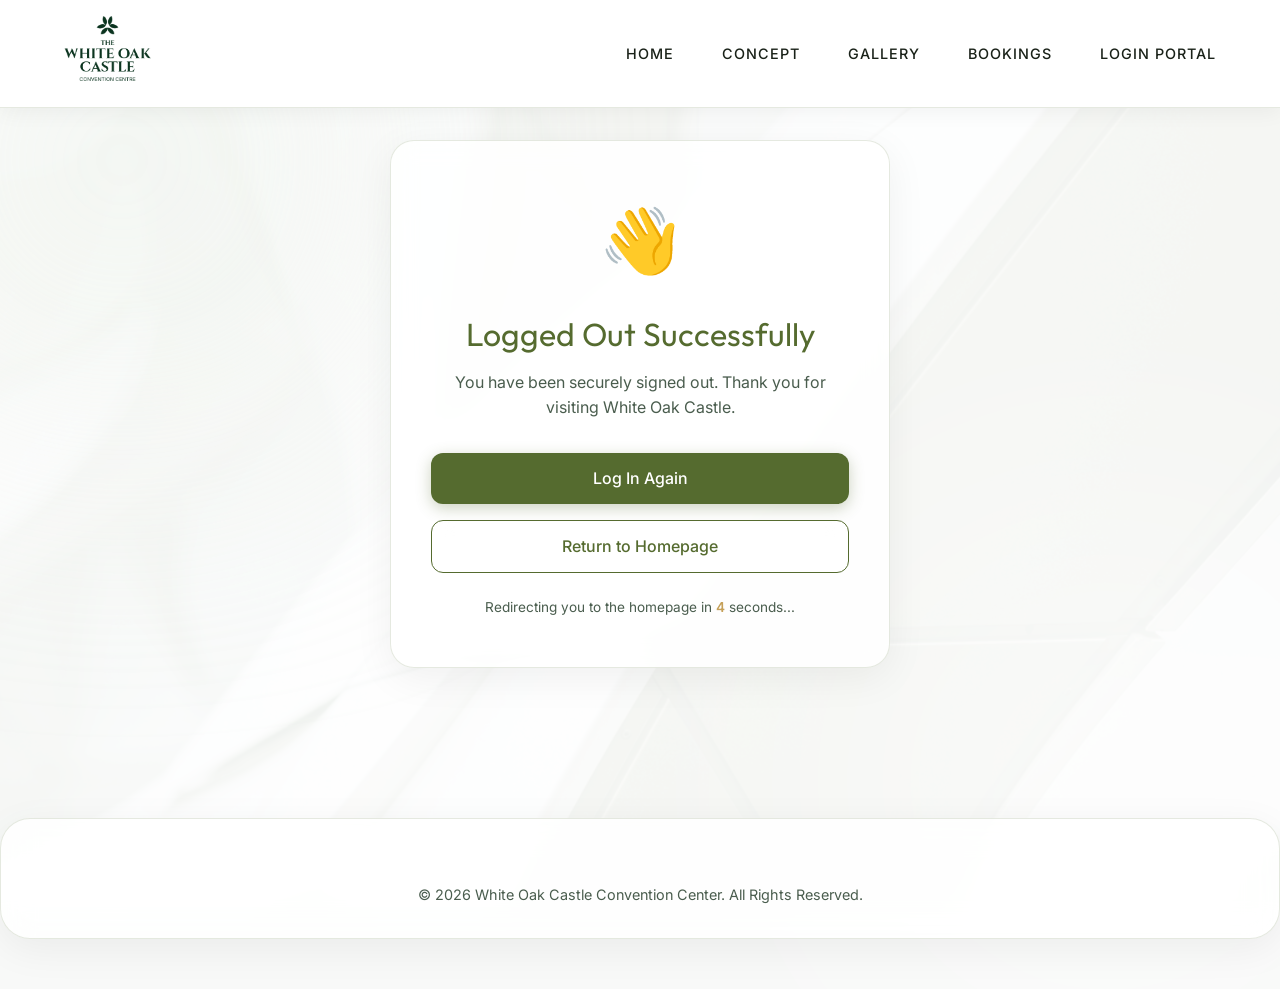
<file: logout.html>
<!DOCTYPE html>
<html lang="en">
<head>
    <meta charset="UTF-8">
    <meta name="viewport" content="width=device-width, initial-scale=1.0">
    <title>Logged Out - White Oak Castle</title>
    <link rel="stylesheet" href="css/style.css">
    <link rel="preconnect" href="https://fonts.googleapis.com">
    <link rel="preconnect" href="https://fonts.gstatic.com" crossorigin>
    <link href="https://fonts.googleapis.com/css2?family=Inter:wght@400;500;600&family=Outfit:wght@400;600;800&display=swap" rel="stylesheet">
    <style>
        .logout-section {
            padding-top: 140px;
            min-height: 80vh;
            display: flex;
            align-items: center;
            justify-content: center;
        }
        .logout-card {
            max-width: 500px;
            width: 90%;
            background: var(--glass-bg);
            backdrop-filter: blur(12px);
            -webkit-backdrop-filter: blur(12px);
            border: 1px solid var(--glass-border);
            border-radius: 24px;
            padding: 3rem 2.5rem;
            box-shadow: var(--glass-shadow);
            text-align: center;
        }
    </style>
</head>
<body class="biophilic-theme">

    <div class="bg-orb orb-1"></div>
    <div class="bg-orb orb-2"></div>

    <header class="header glass-nav scrolled">
        <nav class="navbar">
            <a href="index.html" class="nav-logo">
                <img src="assets/logo/png/Oak ful logo green.png" alt="White Oak Castle" class="logo-img">
            </a>
            <ul class="nav-menu">
                <li class="nav-item"><a href="index.html" class="nav-link">Home</a></li>
                <li class="nav-item"><a href="about.html" class="nav-link">Concept</a></li>
                <li class="nav-item"><a href="gallery.html" class="nav-link">Gallery</a></li>
                <li class="nav-item"><a href="booking.html" class="nav-link">Bookings</a></li>
                <li class="nav-item"><a href="portal.html" class="nav-link">Login Portal</a></li>
            </ul>
        </nav>
    </header>

    <main>
        <section class="logout-section">
            <div class="logout-card">
                <span class="success-icon" style="font-size: 4rem; display: block; margin-bottom: 1.5rem;">👋</span>
                <h2 style="font-size: 2rem; color: var(--accent-olive); margin-bottom: 1rem;">Logged Out Successfully</h2>
                <p style="color: var(--text-secondary); line-height: 1.6; margin-bottom: 2rem;">
                    You have been securely signed out. Thank you for visiting White Oak Castle.
                </p>
                <div style="display: flex; flex-direction: column; gap: 1rem;">
                    <a href="portal.html" class="btn btn-solid" style="border-radius: 12px; padding: 0.8rem;">Log In Again</a>
                    <a href="index.html" class="btn btn-outline" style="border-radius: 12px; padding: 0.8rem; border-color: var(--accent-olive); color: var(--accent-olive);">Return to Homepage</a>
                </div>
                <p style="font-size: 0.85rem; color: var(--text-secondary); margin-top: 1.5rem;" id="redirect-text">
                    Redirecting you to the homepage in <span id="countdown" style="font-weight: 600; color: var(--accent-gold);">5</span> seconds...
                </p>
            </div>
        </section>
    </main>

    <footer class="footer" style="padding-top: 50px;">
        <div class="glass-panel footer-panel reveal active">
            <div class="footer-bottom" style="border-top: none; padding-top: 0; text-align: center;">
                <p>&copy; 2026 White Oak Castle Convention Center. All Rights Reserved.</p>
            </div>
        </div>
    </footer>

    <script>
        document.addEventListener("DOMContentLoaded", () => {
            let seconds = 5;
            const countdownEl = document.getElementById("countdown");
            const interval = setInterval(() => {
                seconds--;
                if (countdownEl) countdownEl.innerText = seconds;
                if (seconds <= 0) {
                    clearInterval(interval);
                    window.location.href = "index.html";
                }
            }, 1000);
        });
    </script>
</body>
</html>
</file>
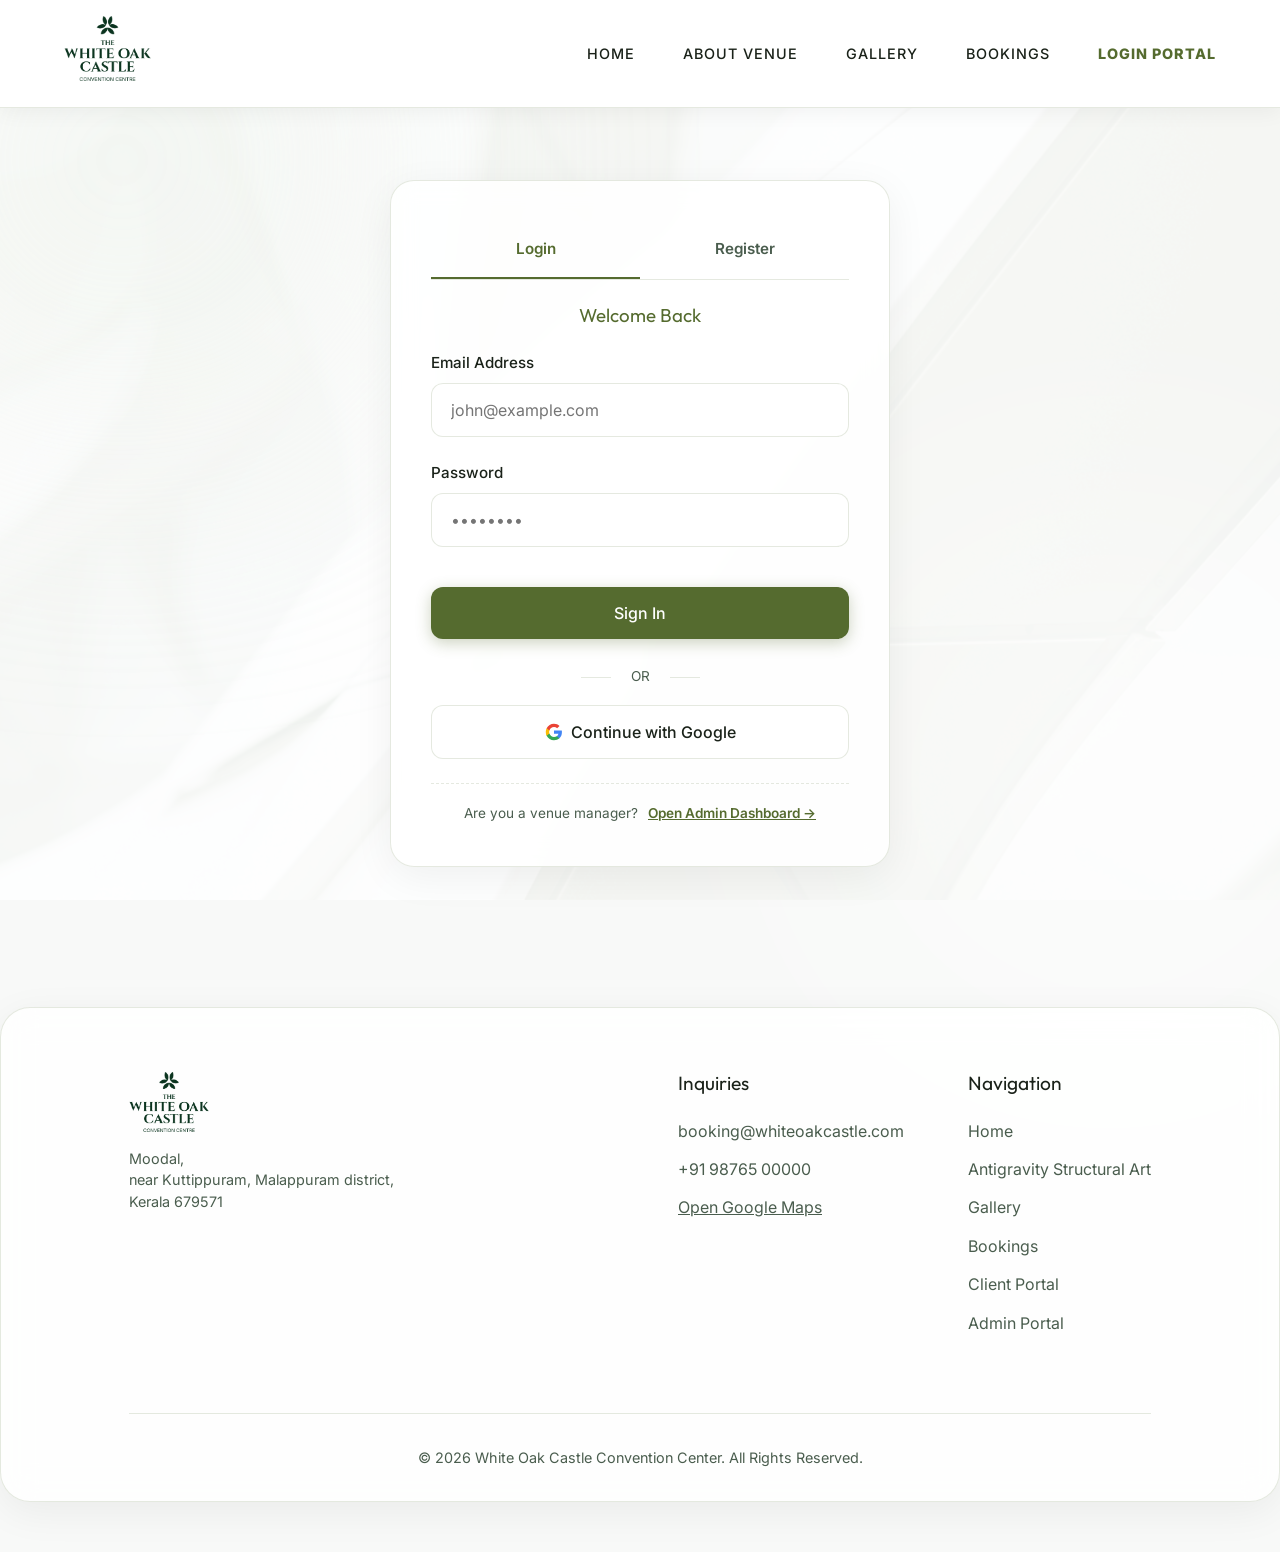
<file: portal.html>
<!DOCTYPE html>
<html lang="en">
<head>
    <meta charset="UTF-8">
    <meta name="viewport" content="width=device-width, initial-scale=1.0">
    <title>Client Portal - White Oak Castle</title>
    <link rel="stylesheet" href="css/style.css">
    <link rel="preconnect" href="https://fonts.googleapis.com">
    <link rel="preconnect" href="https://fonts.gstatic.com" crossorigin>
    <link href="https://fonts.googleapis.com/css2?family=Inter:wght@400;500;600&family=Outfit:wght@400;600;800&display=swap" rel="stylesheet">
    <style>
        .portal-section {
            padding-top: 140px;
            min-height: 80vh;
            display: flex;
            align-items: center;
            justify-content: center;
        }
        .portal-container {
            max-width: 1000px;
            width: 100%;
            padding: 0 5%;
        }

        /* Badge Styles for Client Portal Table */
        .badge {
            display: inline-block;
            padding: 0.25rem 0.75rem;
            border-radius: 50px;
            font-size: 0.75rem;
            font-weight: 600;
            text-transform: uppercase;
            letter-spacing: 0.5px;
        }
        .badge-pending-review {
            background: rgba(197, 160, 89, 0.15);
            color: #a47b30;
            border: 1px solid rgba(197, 160, 89, 0.3);
        }
        .badge-confirmed {
            background: rgba(85, 107, 47, 0.15);
            color: var(--accent-olive);
            border: 1px solid rgba(85, 107, 47, 0.3);
        }
        .badge-awaiting-payment {
            background: rgba(230, 126, 34, 0.15);
            color: #d35400;
            border: 1px solid rgba(230, 126, 34, 0.3);
        }
        .badge-expired {
            background: rgba(127, 140, 141, 0.15);
            color: #7f8c8d;
            border: 1px solid rgba(127, 140, 141, 0.3);
        }
        .badge-rejected {
            background: rgba(231, 76, 60, 0.15);
            color: #c0392b;
            border: 1px solid rgba(231, 76, 60, 0.3);
        }

        /* Payment Option Styles */
        .payment-method-label {
            display: flex;
            flex-direction: column;
            align-items: center;
            justify-content: center;
            border: 1px solid var(--glass-border);
            border-radius: 12px;
            padding: 0.8rem;
            cursor: pointer;
            transition: all 0.3s cubic-bezier(0.25, 0.46, 0.45, 0.94);
            text-align: center;
            background: rgba(255, 255, 255, 0.55);
        }
        .payment-method-label:hover {
            border-color: var(--accent-olive);
            background: rgba(85, 107, 47, 0.04);
            transform: translateY(-2px);
        }
        .payment-method-label.active {
            border-color: var(--accent-olive);
            background: rgba(85, 107, 47, 0.08);
            box-shadow: 0 4px 12px rgba(85, 107, 47, 0.1);
        }
    </style>
</head>
<body class="biophilic-theme">

    <div class="bg-orb orb-1"></div>
    <div class="bg-orb orb-2"></div>

    <header class="header glass-nav scrolled">
        <nav class="navbar">
            <a href="index.html" class="nav-logo">
                <img src="assets/logo/png/Oak ful logo green.png" alt="White Oak Castle" class="logo-img">
            </a>
            <ul class="nav-menu">
                <li class="nav-item"><a href="index.html" class="nav-link">Home</a></li>
                <li class="nav-item"><a href="about.html" class="nav-link">About Venue</a></li>
                <li class="nav-item"><a href="gallery.html" class="nav-link">Gallery</a></li>
                <li class="nav-item"><a href="booking.html" class="nav-link">Bookings</a></li>
                <li class="nav-item"><a href="portal.html" class="nav-link active-page" id="nav-portal-link">Login Portal</a></li>
            </ul>
            <div class="hamburger">
                <span class="bar"></span>
            </div>
        </nav>
    </header>

    <main>
        <section class="portal-section">
            <div class="portal-container">
                
                <!-- LOGIN / REGISTRATION CARD -->
                <div id="portal-auth-card" class="portal-card" style="display: block;">
                    <div class="portal-tabs">
                        <div id="tab-login" class="portal-tab active">Login</div>
                        <div id="tab-register" class="portal-tab">Register</div>
                    </div>

                    <!-- Login Form -->
                    <form id="portal-login-form" style="display: block;">
                        <h3 style="margin-bottom: 1.5rem; text-align: center; color: var(--accent-olive);">Welcome Back</h3>
                        <div class="form-group">
                            <label for="login-email">Email Address</label>
                            <input type="email" id="login-email" class="form-control" placeholder="john@example.com" required>
                        </div>
                        <div class="form-group">
                            <label for="login-password">Password</label>
                            <input type="password" id="login-password" class="form-control" placeholder="••••••••" required>
                        </div>
                        <div id="login-error-msg" style="color: #dc3545; font-size: 0.85rem; margin-bottom: 1rem; display: none; text-align: center;">
                            <svg width="14" height="14" viewBox="0 0 24 24" fill="none" stroke="currentColor" stroke-width="2" stroke-linecap="round" stroke-linejoin="round" style="vertical-align: text-top; margin-right: 4px;"><circle cx="12" cy="12" r="10"></circle><line x1="12" y1="8" x2="12" y2="12"></line><line x1="12" y1="16" x2="12.01" y2="16"></line></svg> Invalid email or password. Please try again.
                        </div>
                        <button type="submit" class="btn btn-solid" style="width: 100%; border-radius: 12px; margin-top: 1rem;">Sign In</button>
                        
                        <div style="text-align: center; margin: 1.5rem 0 1rem;">
                            <span style="color: var(--text-secondary); font-size: 0.85rem; padding: 0 10px; position: relative; display: inline-block;">
                                <span style="position: absolute; top: 50%; left: -40px; width: 30px; height: 1px; background: var(--glass-border);"></span>
                                OR
                                <span style="position: absolute; top: 50%; right: -40px; width: 30px; height: 1px; background: var(--glass-border);"></span>
                            </span>
                        </div>
                        <button type="button" onclick="alert('Google Sign-In is a simulated feature in this demo environment.')" class="btn btn-outline" style="width: 100%; border-radius: 12px; display: flex; align-items: center; justify-content: center; gap: 0.5rem; border-color: var(--glass-border); color: var(--text-primary); background: rgba(255, 255, 255, 0.5);">
                            <svg xmlns="http://www.w3.org/2000/svg" width="18" height="18" viewBox="0 0 24 24"><path fill="#4285F4" d="M22.56 12.25c0-.78-.07-1.53-.2-2.25H12v4.26h5.92c-.26 1.37-1.04 2.53-2.21 3.31v2.77h3.57c2.08-1.92 3.28-4.74 3.28-8.09z"/><path fill="#34A853" d="M12 23c2.97 0 5.46-.98 7.28-2.66l-3.57-2.77c-.98.66-2.23 1.06-3.71 1.06-2.86 0-5.29-1.93-6.16-4.53H2.18v2.84C3.99 20.53 7.7 23 12 23z"/><path fill="#FBBC05" d="M5.84 14.09c-.22-.66-.35-1.36-.35-2.09s.13-1.43.35-2.09V7.07H2.18C1.43 8.55 1 10.22 1 12s.43 3.45 1.18 4.93l2.85-2.22.81-.62z"/><path fill="#EA4335" d="M12 5.38c1.62 0 3.06.56 4.21 1.64l3.15-3.15C17.45 2.09 14.97 1 12 1 7.7 1 3.99 3.47 2.18 7.07l3.66 2.84c.87-2.6 3.3-4.53 6.16-4.53z"/></svg>
                            Continue with Google
                        </button>

                        <div style="text-align: center; margin-top: 1.5rem; padding-top: 1rem; border-top: 1px dashed var(--glass-border);">
                            <span style="font-size: 0.85rem; color: var(--text-secondary);">Are you a venue manager?</span>
                            <a href="admin.html" style="font-size: 0.85rem; color: var(--accent-olive); font-weight: 600; text-decoration: underline; margin-left: 6px;">Open Admin Dashboard →</a>
                        </div>
                    </form>

                    <!-- Register Form -->
                    <form id="portal-register-form" style="display: none;">
                        <h3 style="margin-bottom: 1.5rem; text-align: center; color: var(--accent-olive);">Create Client Account</h3>
                        <div class="form-group">
                            <label for="register-name">Full Name</label>
                            <input type="text" id="register-name" class="form-control" placeholder="John Doe" required>
                        </div>
                        <div class="form-group">
                            <label for="register-email">Email Address</label>
                            <input type="email" id="register-email" class="form-control" placeholder="john@example.com" required>
                        </div>
                        <div class="form-group">
                            <label for="register-phone">Phone Number</label>
                            <input type="tel" id="register-phone" class="form-control" placeholder="+91 9876543210" value="+91 " required pattern="\+91 [0-9]{10}">
                        </div>
                        <div class="form-group">
                            <label for="register-password">Password</label>
                            <input type="password" id="register-password" class="form-control" placeholder="••••••••" minlength="4" required>
                        </div>
                        <div class="form-group" style="display: flex; align-items: flex-start; gap: 8px; margin-bottom: 1.5rem;">
                            <input type="checkbox" id="portal-register-terms" required style="margin-top: 4px; accent-color: var(--accent-olive); cursor: pointer; width: 16px; height: 16px;">
                            <label for="portal-register-terms" style="font-size: 0.85rem; color: var(--text-secondary); line-height: 1.4; cursor: pointer; margin: 0;">I agree to the <a href="javascript:void(0)" onclick="event.preventDefault(); window.showTermsModal()" style="color: var(--accent-olive); text-decoration: underline;">Terms & Conditions and Privacy Policy</a>.</label>
                        </div>
                        <div id="register-error-msg" style="color: #dc3545; font-size: 0.85rem; margin-bottom: 1rem; display: none; text-align: center;">
                            <svg width="14" height="14" viewBox="0 0 24 24" fill="none" stroke="currentColor" stroke-width="2" stroke-linecap="round" stroke-linejoin="round" style="vertical-align: text-top; margin-right: 4px;"><circle cx="12" cy="12" r="10"></circle><line x1="12" y1="8" x2="12" y2="12"></line><line x1="12" y1="16" x2="12.01" y2="16"></line></svg> Email is already registered. Please login.
                        </div>
                        <button type="submit" class="btn btn-solid" style="width: 100%; border-radius: 12px; margin-top: 1rem;">Create Account</button>
                        
                        <div style="text-align: center; margin: 1.5rem 0 1rem;">
                            <span style="color: var(--text-secondary); font-size: 0.85rem; padding: 0 10px; position: relative; display: inline-block;">
                                <span style="position: absolute; top: 50%; left: -40px; width: 30px; height: 1px; background: var(--glass-border);"></span>
                                OR
                                <span style="position: absolute; top: 50%; right: -40px; width: 30px; height: 1px; background: var(--glass-border);"></span>
                            </span>
                        </div>
                        <button type="button" onclick="alert('Google Sign-In is a simulated feature in this demo environment.')" class="btn btn-outline" style="width: 100%; border-radius: 12px; display: flex; align-items: center; justify-content: center; gap: 0.5rem; border-color: var(--glass-border); color: var(--text-primary); background: rgba(255, 255, 255, 0.5);">
                            <svg xmlns="http://www.w3.org/2000/svg" width="18" height="18" viewBox="0 0 24 24"><path fill="#4285F4" d="M22.56 12.25c0-.78-.07-1.53-.2-2.25H12v4.26h5.92c-.26 1.37-1.04 2.53-2.21 3.31v2.77h3.57c2.08-1.92 3.28-4.74 3.28-8.09z"/><path fill="#34A853" d="M12 23c2.97 0 5.46-.98 7.28-2.66l-3.57-2.77c-.98.66-2.23 1.06-3.71 1.06-2.86 0-5.29-1.93-6.16-4.53H2.18v2.84C3.99 20.53 7.7 23 12 23z"/><path fill="#FBBC05" d="M5.84 14.09c-.22-.66-.35-1.36-.35-2.09s.13-1.43.35-2.09V7.07H2.18C1.43 8.55 1 10.22 1 12s.43 3.45 1.18 4.93l2.85-2.22.81-.62z"/><path fill="#EA4335" d="M12 5.38c1.62 0 3.06.56 4.21 1.64l3.15-3.15C17.45 2.09 14.97 1 12 1 7.7 1 3.99 3.47 2.18 7.07l3.66 2.84c.87-2.6 3.3-4.53 6.16-4.53z"/></svg>
                            Continue with Google
                        </button>
                    </form>
                </div>

                <!-- CLIENT PORTAL DASHBOARD -->
                <div id="portal-dashboard-section" class="portal-dashboard" style="display: none; width: 100%;">
                    
                    <!-- Welcome Card -->
                    <div class="portal-profile-card">
                        <div>
                            <span class="glass-badge" style="margin-bottom: 0.5rem; color: var(--accent-olive); background: rgba(85, 107, 47, 0.1);">Login Portal</span>
                            <h2 style="font-size: 2rem; margin-top: 0.5rem;">Hello, <span id="client-display-name" style="color: var(--accent-gold); font-weight: 800;">Client</span>!</h2>
                            <p style="color: var(--text-secondary); margin-top: 0.2rem;" id="client-display-email">client@example.com</p>
                        </div>
                        <button id="portal-logout-btn" class="btn btn-outline logout-btn-animate" style="border-radius: 12px; padding: 0.8rem 1.8rem;">Logout</button>
                    </div>

                    <!-- Grid columns -->
                    <div class="dashboard-grid-inner">
                        <!-- Bookings Tracker -->
                        <div class="portal-bookings-card">
                            <div style="display: flex; justify-content: space-between; align-items: center; border-bottom: 1px solid var(--glass-border); padding-bottom: 1rem; margin-bottom: 1.5rem;">
                                <h3 style="font-size: 1.5rem; color: var(--accent-olive);">Your Booking Requests</h3>
                                <a href="booking.html" class="btn btn-solid" style="padding: 0.5rem 1.2rem; font-size: 0.85rem; border-radius: 8px;">New Booking</a>
                            </div>

                            <div class="portal-table-container">
                                <table class="portal-table">
                                    <thead>
                                        <tr>
                                            <th>Booking ID</th>
                                            <th>Event Type</th>
                                            <th>Date & Time</th>
                                            <th>Holding Deposit</th>
                                            <th>Status</th>
                                            <th>Action</th>
                                        </tr>
                                    </thead>
                                    <tbody id="portal-bookings-rows">
                                        <!-- Rendered dynamically -->
                                    </tbody>
                                </table>
                            </div>
                        </div>

                        <!-- Account Security Card -->
                        <div class="portal-bookings-card" style="max-width: 600px; width: 100%; margin: 0 auto; text-align: center;">
                            <h3 style="font-size: 1.5rem; color: var(--accent-olive); border-bottom: 1px solid var(--glass-border); padding-bottom: 1rem; margin-bottom: 1.5rem; text-align: center;">Account Security</h3>
                            
                            <div class="form-group" style="margin-bottom: 1.5rem;">
                                <label style="font-weight: 500; font-size: 0.9rem; color: var(--text-primary); margin-bottom: 0.5rem; display: block; text-align: center;">Your Registered Password</label>
                                <div style="position: relative; display: flex; align-items: center;">
                                    <input type="password" id="dashboard-password-input" class="form-control" style="padding-right: 3.5rem; border-radius: 10px; text-align: center;" readonly>
                                    <button type="button" id="toggle-dashboard-pwd" style="position: absolute; right: 1rem; background: none; border: none; font-size: 1.2rem; cursor: pointer; color: var(--text-secondary); outline: none;">👁️</button>
                                </div>
                            </div>

                            <div style="border-top: 1px solid var(--glass-border); padding-top: 1.5rem; margin-top: 1.5rem;">
                                <h4 style="font-size: 1.1rem; color: var(--accent-olive); margin-bottom: 1rem; text-align: center;">Update Password</h4>
                                <form id="update-password-form">
                                    <div class="form-group">
                                        <input type="password" id="new-password-input" class="form-control" placeholder="Enter new password" minlength="4" required style="border-radius: 10px; text-align: center;">
                                    </div>
                                    <button type="submit" id="update-password-submit-btn" class="btn btn-solid" style="width: 100%; border-radius: 10px; padding: 0.8rem; transition: background 0.3s ease, border-color 0.3s ease;">Update Password</button>
                                </form>
                                <div id="update-pwd-success" style="color: var(--accent-olive); font-size: 0.85rem; margin-top: 0.8rem; display: none; text-align: center; font-weight: 600;">
                                    ✓ Password updated successfully!
                                </div>
                            </div>
                        </div>
                    </div>
                </div>

            </div>
        </section>
    </main>

    <!-- Stripe-Style Invoice Checkout Modal -->
    <div id="checkout-modal" class="booking-success-modal" style="display: none; align-items: center; justify-content: center; position: fixed; top: 0; left: 0; width: 100vw; height: 100vh; background: rgba(26, 34, 25, 0.6); backdrop-filter: blur(12px); z-index: 1200;">
        <div class="success-card" style="background: #ffffff; border-radius: 24px; padding: 2.5rem; max-width: 500px; width: 90%; text-align: left; box-shadow: 0 15px 40px rgba(0, 0, 0, 0.2); position: relative; margin: auto;">
            <button id="close-checkout-modal" style="position: absolute; right: 1.5rem; top: 1.5rem; background: none; border: none; font-size: 1.5rem; cursor: pointer; color: var(--text-secondary);">&times;</button>
            
            <div style="text-align: center; margin-bottom: 2rem;">
                <img src="assets/logo/png/Oak logo green.png" alt="WOC" style="height: 50px; margin-bottom: 0.5rem; object-fit: contain;">
                <h3 style="font-size: 1.6rem; color: var(--accent-olive); margin: 0;">Castle Booking Invoice</h3>
                <p style="color: var(--text-secondary); font-size: 0.9rem; margin-top: 0.25rem;">Secure Pre-Payment Portal</p>
            </div>
            
            <div style="background: rgba(85, 107, 47, 0.05); padding: 1.2rem; border-radius: 12px; border: 1px solid var(--glass-border); margin-bottom: 1.5rem;">
                <div style="display: flex; justify-content: space-between; margin-bottom: 0.5rem; font-size: 0.9rem; color: var(--text-secondary);">
                    <span>Booking ID:</span>
                    <strong id="invoice-booking-id" style="color: var(--text-primary); font-family: monospace;">WOC-XXXXX</strong>
                </div>
                <div style="display: flex; justify-content: space-between; margin-bottom: 0.5rem; font-size: 0.9rem; color: var(--text-secondary);">
                    <span>Event Type:</span>
                    <strong id="invoice-event-type" style="color: var(--text-primary);">Marriage</strong>
                </div>
                <div style="display: flex; justify-content: space-between; margin-bottom: 0.5rem; font-size: 0.9rem; color: var(--text-secondary);">
                    <span>Event Date:</span>
                    <strong id="invoice-event-date" style="color: var(--text-primary);">2026-07-20</strong>
                </div>
                <div style="display: flex; justify-content: space-between; border-top: 1px solid var(--glass-border); padding-top: 0.5rem; margin-top: 0.5rem; font-size: 1.05rem;">
                    <strong style="color: var(--text-primary);">Required Deposit:</strong>
                    <strong id="invoice-deposit-amount" style="color: var(--accent-gold);">Rs 1,000</strong>
                </div>
            </div>

            <!-- Payment Method Selector -->
            <div style="margin-bottom: 1.5rem;">
                <label style="font-size: 0.85rem; font-weight: 600; color: var(--text-primary); margin-bottom: 0.5rem; display: block;">Select Payment Method</label>
                <div style="display: grid; grid-template-columns: repeat(3, 1fr); gap: 0.5rem;">
                    <label class="payment-method-label active" id="method-card-label">
                        <input type="radio" name="payment-method" value="card" checked style="display: none;">
                        <span style="font-size: 1.3rem; margin-bottom: 0.2rem;">💳</span>
                        <span style="font-size: 0.75rem; font-weight: 600;">Card</span>
                    </label>
                    <label class="payment-method-label" id="method-upi-label">
                        <input type="radio" name="payment-method" value="upi" style="display: none;">
                        <span style="font-size: 1.3rem; margin-bottom: 0.2rem;">📱</span>
                        <span style="font-size: 0.75rem; font-weight: 600;">UPI</span>
                    </label>
                    <label class="payment-method-label" id="method-bank-label">
                        <input type="radio" name="payment-method" value="bank" style="display: none;">
                        <span style="font-size: 1.3rem; margin-bottom: 0.2rem;">🏦</span>
                        <span style="font-size: 0.75rem; font-weight: 600;">Bank</span>
                    </label>
                </div>
            </div>
            
            <form id="stripe-checkout-form">
                <!-- Card Fields -->
                <div id="payment-fields-card" style="display: block;">
                    <div class="form-group" style="margin-bottom: 1rem;">
                        <label style="font-size: 0.8rem; font-weight: 600; color: var(--text-primary); margin-bottom: 0.3rem; display: block;">Cardholder Name</label>
                        <input type="text" id="card-name" class="form-control" placeholder="John Doe" required style="border-radius: 8px; padding: 0.6rem 0.8rem; font-size: 0.9rem;">
                    </div>
                    <div class="form-group" style="margin-bottom: 1rem;">
                        <label style="font-size: 0.8rem; font-weight: 600; color: var(--text-primary); margin-bottom: 0.3rem; display: block;">Card Number</label>
                        <div style="position: relative; display: flex; align-items: center;">
                            <input type="text" id="card-number" class="form-control" placeholder="4242 •••• •••• 4242" maxlength="19" required style="border-radius: 8px; padding: 0.6rem 0.8rem; font-size: 0.9rem; width: 100%;">
                            <span style="position: absolute; right: 1rem; font-size: 1.2rem; color: var(--text-secondary);">💳</span>
                        </div>
                    </div>
                    <div style="display: grid; grid-template-columns: 1fr 1fr; gap: 1rem; margin-bottom: 1.5rem;">
                        <div class="form-group" style="margin-bottom: 0;">
                            <label style="font-size: 0.8rem; font-weight: 600; color: var(--text-primary); margin-bottom: 0.3rem; display: block;">Expiration Date</label>
                            <input type="text" id="card-expiry" class="form-control" placeholder="MM/YY" maxlength="5" required style="border-radius: 8px; padding: 0.6rem 0.8rem; font-size: 0.9rem; text-align: center;">
                        </div>
                        <div class="form-group" style="margin-bottom: 0;">
                            <label style="font-size: 0.8rem; font-weight: 600; color: var(--text-primary); margin-bottom: 0.3rem; display: block;">CVC / CVV</label>
                            <input type="password" id="card-cvv" class="form-control" placeholder="•••" maxlength="4" required style="border-radius: 8px; padding: 0.6rem 0.8rem; font-size: 0.9rem; text-align: center;">
                        </div>
                    </div>
                </div>

                <!-- UPI Fields -->
                <div id="payment-fields-upi" style="display: none;">
                    <div class="form-group" style="margin-bottom: 1.5rem;">
                        <label style="font-size: 0.8rem; font-weight: 600; color: var(--text-primary); margin-bottom: 0.3rem; display: block;">UPI ID (VPA)</label>
                        <div style="position: relative; display: flex; align-items: center;">
                            <input type="text" id="upi-id" class="form-control" placeholder="e.g. john@okhdfcbank" style="border-radius: 8px; padding: 0.6rem 0.8rem; font-size: 0.9rem; width: 100%;">
                            <span style="position: absolute; right: 1rem; font-size: 1.2rem; color: var(--text-secondary);">📱</span>
                        </div>
                    </div>
                </div>

                <!-- Bank Fields -->
                <div id="payment-fields-bank" style="display: none;">
                    <div class="form-group" style="margin-bottom: 1rem;">
                        <label style="font-size: 0.8rem; font-weight: 600; color: var(--text-primary); margin-bottom: 0.3rem; display: block;">Bank Name</label>
                        <input type="text" id="bank-name" class="form-control" placeholder="e.g. HDFC Bank" style="border-radius: 8px; padding: 0.6rem 0.8rem; font-size: 0.9rem;">
                    </div>
                    <div class="form-group" style="margin-bottom: 1rem;">
                        <label style="font-size: 0.8rem; font-weight: 600; color: var(--text-primary); margin-bottom: 0.3rem; display: block;">Account Number</label>
                        <input type="text" id="bank-acc" class="form-control" placeholder="e.g. 50100234567890" style="border-radius: 8px; padding: 0.6rem 0.8rem; font-size: 0.9rem;">
                    </div>
                    <div class="form-group" style="margin-bottom: 1.5rem;">
                        <label style="font-size: 0.8rem; font-weight: 600; color: var(--text-primary); margin-bottom: 0.3rem; display: block;">IFSC Code</label>
                        <input type="text" id="bank-ifsc" class="form-control" placeholder="e.g. HDFC0000123" style="border-radius: 8px; padding: 0.6rem 0.8rem; font-size: 0.9rem; text-transform: uppercase;">
                    </div>
                </div>
                
                <div id="checkout-error-msg" style="color: #dc3545; font-size: 0.85rem; margin-bottom: 1rem; display: none; text-align: center; font-weight: 500;"></div>
                
                <button type="submit" id="pay-submit-btn" class="btn btn-solid" style="width: 100%; border-radius: 10px; padding: 0.8rem; font-weight: 600; display: flex; align-items: center; justify-content: center; gap: 0.5rem; background: var(--accent-gold); color: white; border: none; cursor: pointer;">
                    <span>🔒</span> <span id="pay-btn-text">Pay Deposit Securely</span>
                </button>
            </form>
        </div>
    </div>

    <!-- Custom Success Modal Popup -->
    <div id="success-modal" class="booking-success-modal" style="display: none; align-items: center; justify-content: center; position: fixed; top: 0; left: 0; width: 100vw; height: 100vh; background: rgba(26, 34, 25, 0.6); backdrop-filter: blur(12px); z-index: 1300;">
        <div class="success-card" style="background: #ffffff; border-radius: 24px; padding: 2.5rem; max-width: 500px; width: 90%; text-align: center; box-shadow: 0 15px 40px rgba(0, 0, 0, 0.2); position: relative; margin: auto;">
            <div style="font-size: 4rem; color: #27ae60; margin-bottom: 1rem;">✓</div>
            <h3 style="font-size: 1.8rem; color: var(--accent-olive); margin: 0 0 0.5rem 0;">Payment Successful!</h3>
            <p style="font-size: 1.25rem; font-weight: 700; color: var(--accent-gold); margin-bottom: 1.5rem;" id="success-deposit-amount">Rs 1,000</p>
            <p style="color: var(--text-secondary); font-size: 0.95rem; line-height: 1.5; margin-bottom: 2rem;">
                Your booking <strong id="success-booking-id" style="font-family: monospace; color: var(--text-primary);">WOC-XXXXX</strong> is now confirmed. The calendar slot is locked.
            </p>
            <div style="display: flex; gap: 1rem;">
                <button id="success-share-btn" class="btn btn-solid" style="flex: 1; border-radius: 12px; background: var(--accent-olive); color: white; display: flex; align-items: center; justify-content: center; gap: 0.5rem; padding: 0.8rem;">
                    <span>🔗</span> Share Receipt
                </button>
                <button id="success-close-btn" class="btn btn-outline" style="flex: 1; border-radius: 12px; border-color: var(--glass-border); color: var(--text-primary); background: rgba(255, 255, 255, 0.5); padding: 0.8rem;">
                    Close
                </button>
            </div>
        </div>
    </div>

    <!-- OTP Verification Modal -->
    <div class="modal-backdrop" id="otp-backdrop" style="display:none; z-index: 100000;"></div>
    <div class="login-modal" id="otp-modal" style="display:none; z-index: 100001; max-width: 450px; width: 90%;">
        <div class="login-modal-content portal-card" style="position: relative; padding: 2.5rem; border-radius: 24px; box-shadow: 0 15px 35px rgba(0,0,0,0.1); width: 100%; max-width: 450px; background: rgba(255, 255, 255, 0.98); backdrop-filter: blur(20px); border: 1px solid rgba(255, 255, 255, 0.5); text-align: center;">
            <button type="button" onclick="hideOtpModal()" style="position: absolute; top: 1.5rem; right: 1.5rem; background: rgba(85, 107, 47, 0.1); border: none; font-size: 1.5rem; width: 36px; height: 36px; border-radius: 50%; cursor: pointer; color: var(--accent-olive); display: flex; align-items: center; justify-content: center; transition: all 0.2s ease;">&times;</button>
            
            <div style="font-size: 3rem; margin-bottom: 1rem;">🛡️</div>
            <h3 style="color: var(--accent-olive); font-size: 1.5rem; font-weight: 700; margin-bottom: 0.5rem;">Verification Required</h3>
            <p style="color: var(--text-secondary); font-size: 0.95rem; line-height: 1.5; margin-bottom: 2rem;">
                Please enter the 6-digit OTP code that was sent to your device to verify your identity.
            </p>
            
            <div class="form-group" style="margin-bottom: 1rem;">
                <input type="text" id="otp-input" class="form-control" placeholder="• • • • • •" maxlength="6" style="text-align: center; font-size: 1.5rem; letter-spacing: 12px; padding: 1rem; border-radius: 12px; font-weight: 600;" required autocomplete="off">
            </div>
            
            <div id="otp-error-msg" style="color: #dc3545; font-size: 0.85rem; margin-bottom: 1.5rem; display: none; font-weight: 500;">
                <svg width="14" height="14" viewBox="0 0 24 24" fill="none" stroke="currentColor" stroke-width="2" stroke-linecap="round" stroke-linejoin="round" style="vertical-align: text-top; margin-right: 4px;"><circle cx="12" cy="12" r="10"></circle><line x1="12" y1="8" x2="12" y2="12"></line><line x1="12" y1="16" x2="12.01" y2="16"></line></svg> Invalid OTP code. Please try again.
            </div>
            
            <button type="button" id="verify-otp-btn" class="btn btn-solid" style="width: 100%; border-radius: 12px; padding: 0.8rem; font-weight: 600;">Verify & Continue</button>
            
            <p style="color: var(--text-secondary); font-size: 0.8rem; margin-top: 1.5rem; cursor: pointer;" onclick="resendOtp()">
                Didn't receive code? <span style="color: var(--accent-olive); font-weight: 600;">Resend OTP</span>
            </p>
        </div>
    </div>

    <!-- Terms and Conditions Modal -->
    <div class="modal-backdrop" id="terms-backdrop" style="display:none; z-index: 100000;"></div>
    <div class="login-modal" id="terms-modal" style="display:none; z-index: 100001; max-width: 600px; width: 90%; max-height: 80vh;">
        <div class="login-modal-content portal-card" style="position: relative; padding: 2.5rem; border-radius: 24px; box-shadow: 0 15px 35px rgba(0,0,0,0.1); width: 100%; max-width: 600px; background: rgba(255, 255, 255, 0.98); backdrop-filter: blur(20px); border: 1px solid rgba(255, 255, 255, 0.5); text-align: left; overflow-y: auto; max-height: 80vh;">
            <button type="button" onclick="hideTermsModal()" style="position: absolute; top: 1.5rem; right: 1.5rem; background: rgba(85, 107, 47, 0.1); border: none; font-size: 1.5rem; width: 36px; height: 36px; border-radius: 50%; cursor: pointer; color: var(--accent-olive); display: flex; align-items: center; justify-content: center; transition: all 0.2s ease;">&times;</button>
            
            <h3 style="color: var(--accent-olive); font-size: 1.5rem; font-weight: 700; margin-bottom: 1.5rem; border-bottom: 1px solid var(--glass-border); padding-bottom: 1rem;">Terms & Conditions</h3>
            
            <div style="color: var(--text-secondary); font-size: 0.95rem; line-height: 1.6;">
                <h4 style="color: var(--text-primary); margin-bottom: 0.5rem; font-weight: 600;">1. Holding of Date & Deposits</h4>
                <p style="margin-bottom: 1.5rem;">To secure your date at White Oak Castle, a non-refundable deposit is required at the time of booking. The specific deposit amount varies based on the event type. Your reservation is considered "Pending" until the deposit is received and confirmed by our team. Once confirmed, the date is officially held for your exclusive use.</p>
                
                <h4 style="color: var(--text-primary); margin-bottom: 0.5rem; font-weight: 600;">2. Payments & Balance</h4>
                <p style="margin-bottom: 1.5rem;">The remaining balance of the venue rental fee must be paid in full at least 14 days prior to your scheduled event. Failure to pay the balance by this deadline may result in the cancellation of your booking and forfeiture of your deposit.</p>
                
                <h4 style="color: var(--text-primary); margin-bottom: 0.5rem; font-weight: 600;">3. Cancellations & Refunds</h4>
                <p style="margin-bottom: 1.5rem;">As stated, the initial booking deposit is strictly non-refundable. If you cancel your event within 30 days of the scheduled date, any additional payments made toward the balance are also non-refundable. Cancellations made more than 30 days in advance may be eligible for a partial refund of the balance (excluding the deposit), subject to management approval.</p>
                
                <h4 style="color: var(--text-primary); margin-bottom: 0.5rem; font-weight: 600;">4. Damages & Liability</h4>
                <p style="margin-bottom: 1.5rem;">The client is responsible for any damage to the White Oak Castle property, structural art, or facilities caused by the client, their guests, or contracted vendors during the event. An additional security deposit may be required prior to the event, which will be fully refunded within 7 days post-event if no damages occur.</p>

                <h4 style="color: var(--text-primary); margin-bottom: 0.5rem; font-weight: 600;">5. Privacy Policy</h4>
                <p style="margin-bottom: 0;">By registering, you consent to our collection and storage of your contact information for the purpose of managing your booking. We will not sell or share your personal data with third parties.</p>
            </div>
            
            <div style="margin-top: 2rem; text-align: center;">
                <button type="button" onclick="hideTermsModal()" class="btn btn-solid" style="padding: 0.8rem 2rem; border-radius: 12px; font-weight: 600; box-shadow: 0 4px 15px rgba(85, 107, 47, 0.2);">I Understand</button>
            </div>
        </div>
    </div>

    <footer class="footer" id="contact">
        <div class="glass-panel footer-panel reveal active">
            <div class="footer-content">
                <div class="footer-brand">
                    <img src="assets/logo/png/Oak ful logo green.png" alt="White Oak Castle" class="footer-logo">
                    <p style="font-size: 0.9rem; color: var(--text-secondary); line-height: 1.5;">Moodal,<br>near
                        Kuttippuram, Malappuram district,<br>Kerala 679571</p>
                </div>
                <div class="footer-links">
                    <div class="f-col">
                        <h4>Inquiries</h4>
                        <a href="mailto:booking@whiteoakcastle.com">booking@whiteoakcastle.com</a>
                        <a href="tel:+919876500000">+91 98765 00000</a>
                        <a href="https://maps.google.com/?q=V2GW%2B943,+Moodal,+Athavanad,+Kerala+679571"
                            target="_blank" style="text-decoration: underline;">Open Google Maps</a>
                    </div>
                    <div class="f-col">
                        <h4>Navigation</h4>
                        <a href="index.html">Home</a>
                        <a href="about.html">Antigravity Structural Art</a>
                        <a href="gallery.html">Gallery</a>
                        <a href="booking.html">Bookings</a>
                        <a href="portal.html">Client Portal</a>
                        <a href="admin.html">Admin Portal</a>
                    </div>
                </div>
            </div>
            <div class="footer-bottom">
                <p>&copy; 2026 White Oak Castle Convention Center. All Rights Reserved.</p>
            </div>
        </div>
    </footer>

    <script>
        // ==========================================
        // PREMIUM CUSTOM ALERT (TOAST) OVERRIDE
        // ==========================================
        window.alert = function(message) {
            let container = document.getElementById('woc-toast-container');
            if (!container) {
                container = document.createElement('div');
                container.id = 'woc-toast-container';
                container.style.cssText = `
                    position: fixed;
                    bottom: 24px;
                    right: 24px;
                    z-index: 100000;
                    display: flex;
                    flex-direction: column;
                    gap: 12px;
                    pointer-events: none;
                `;
                document.body.appendChild(container);
            }

            const toast = document.createElement('div');
            toast.style.cssText = `
                background: rgba(255, 255, 255, 0.95);
                backdrop-filter: blur(16px);
                -webkit-backdrop-filter: blur(16px);
                border: 1px solid rgba(85, 107, 47, 0.3);
                border-left: 6px solid var(--accent-olive, #556B2F);
                color: var(--text-primary, #2d3748);
                padding: 1.2rem 1.5rem;
                border-radius: 12px;
                box-shadow: 0 10px 40px rgba(0,0,0,0.12);
                font-family: 'Inter', sans-serif;
                font-size: 0.95rem;
                font-weight: 500;
                display: flex;
                align-items: center;
                gap: 12px;
                transform: translateX(120%);
                opacity: 0;
                transition: all 0.4s cubic-bezier(0.175, 0.885, 0.32, 1.275);
                max-width: 380px;
                pointer-events: auto;
            `;

            toast.innerHTML = `
                <svg width="24" height="24" viewBox="0 0 24 24" fill="none" stroke="var(--accent-olive, #556B2F)" stroke-width="2" stroke-linecap="round" stroke-linejoin="round" style="flex-shrink: 0;">
                    <circle cx="12" cy="12" r="10"></circle>
                    <line x1="12" y1="16" x2="12" y2="12"></line>
                    <line x1="12" y1="8" x2="12.01" y2="8"></line>
                </svg>
                <span style="line-height: 1.4; flex-grow: 1;">${message}</span>
                <button style="background: none; border: none; cursor: pointer; color: #a0aec0; padding: 4px; display: flex; align-items: center; justify-content: center; border-radius: 50%; transition: background 0.2s; margin-left: 8px;" onmouseover="this.style.background='rgba(0,0,0,0.05)'" onmouseout="this.style.background='none'" onclick="this.parentElement.style.opacity='0'; this.parentElement.style.transform='translateX(120%)'; setTimeout(() => this.parentElement.remove(), 400);">
                    <svg width="18" height="18" viewBox="0 0 24 24" fill="none" stroke="currentColor" stroke-width="2" stroke-linecap="round" stroke-linejoin="round">
                        <line x1="18" y1="6" x2="6" y2="18"></line>
                        <line x1="6" y1="6" x2="18" y2="18"></line>
                    </svg>
                </button>
            `;

            container.appendChild(toast);

            // Animate in
            requestAnimationFrame(() => {
                requestAnimationFrame(() => {
                    toast.style.transform = 'translateX(0)';
                    toast.style.opacity = '1';
                });
            });

            // Auto dismiss
            setTimeout(() => {
                if (document.body.contains(toast)) {
                    toast.style.transform = 'translateX(120%)';
                    toast.style.opacity = '0';
                    setTimeout(() => {
                        if (document.body.contains(toast)) {
                            toast.remove();
                        }
                    }, 400);
                }
            }, 5000);
        };

        window.showTermsModal = () => {
            const backdrop = document.getElementById('terms-backdrop');
            const modal = document.getElementById('terms-modal');
            if (backdrop && modal) {
                backdrop.style.display = 'block';
                modal.style.display = 'flex';
                setTimeout(() => modal.classList.add('show'), 10);
            }
        };

        window.hideTermsModal = () => {
            const backdrop = document.getElementById('terms-backdrop');
            const modal = document.getElementById('terms-modal');
            if (backdrop && modal) {
                modal.classList.remove('show');
                setTimeout(() => {
                    backdrop.style.display = 'none';
                    modal.style.display = 'none';
                }, 400);
            }
        };

        // OTP Modal Management
        let pendingAuthAction = null;
        let pendingAuthData = null;
        let currentExpectedOTP = null;

        window.showOtpModal = () => {
            const backdrop = document.getElementById('otp-backdrop');
            const modal = document.getElementById('otp-modal');
            if (backdrop && modal) {
                backdrop.style.display = 'block';
                modal.style.display = 'flex';
                setTimeout(() => modal.classList.add('show'), 10);
            }
        };

        window.hideOtpModal = () => {
            const backdrop = document.getElementById('otp-backdrop');
            const modal = document.getElementById('otp-modal');
            if (backdrop && modal) {
                modal.classList.remove('show');
                setTimeout(() => {
                    backdrop.style.display = 'none';
                    modal.style.display = 'none';
                    document.getElementById("otp-input").value = "";
                    document.getElementById("otp-error-msg").style.display = "none";
                }, 400);
            }
        };

        window.resendOtp = () => {
            currentExpectedOTP = Math.floor(100000 + Math.random() * 900000).toString();
            window.alert(`Security OTP Code: ${currentExpectedOTP}`);
            document.getElementById("otp-input").value = "";
            document.getElementById("otp-error-msg").style.display = "none";
        };

        document.addEventListener("DOMContentLoaded", () => {
            // Hamburger Mobile Menu
            const hamburger = document.querySelector(".hamburger");
            const navMenu = document.querySelector(".nav-menu");
            if (hamburger && navMenu) {
                hamburger.addEventListener("click", () => {
                    hamburger.classList.toggle("active");
                    navMenu.classList.toggle("active");
                });
            }

            // Auth Tab switching
            const tabLogin = document.getElementById("tab-login");
            const tabRegister = document.getElementById("tab-register");
            const formLogin = document.getElementById("portal-login-form");
            const formRegister = document.getElementById("portal-register-form");

            if (tabLogin && tabRegister) {
                tabLogin.addEventListener("click", () => {
                    tabLogin.classList.add("active");
                    tabRegister.classList.remove("active");
                    formLogin.style.display = "block";
                    formRegister.style.display = "none";
                });
                tabRegister.addEventListener("click", () => {
                    tabRegister.classList.add("active");
                    tabLogin.classList.remove("active");
                    formRegister.style.display = "block";
                    formLogin.style.display = "none";
                });
            }

            // Database Helpers
            const getClients = () => {
                const clients = localStorage.getItem("whiteoak_clients");
                return clients ? JSON.parse(clients) : [];
            };
            const saveClients = (clients) => {
                localStorage.setItem("whiteoak_clients", JSON.stringify(clients));
            };
            
            const sweepExpiredPaymentHolds = () => {
                const raw = localStorage.getItem("whiteoak_bookings");
                if (!raw) return;
                const bookings = JSON.parse(raw);
                const now = Date.now();
                let modified = false;

                bookings.forEach(b => {
                    if (b.status === 'Awaiting Payment' && b.approvalTimestamp) {
                        const ageMs = now - b.approvalTimestamp;
                        if (ageMs > 24 * 60 * 60 * 1000) { // 24 hours TTL
                            b.status = 'Expired';
                            modified = true;
                        }
                    }
                });

                if (modified) {
                    localStorage.setItem("whiteoak_bookings", JSON.stringify(bookings));
                }
            };

            const getBookings = () => {
                sweepExpiredPaymentHolds();
                const bookings = localStorage.getItem("whiteoak_bookings");
                return bookings ? JSON.parse(bookings) : [];
            };

            // Register Form Submit
            formRegister.addEventListener("submit", (e) => {
                e.preventDefault();
                const name = document.getElementById("register-name").value.trim();
                const email = document.getElementById("register-email").value.trim().toLowerCase();
                const phone = document.getElementById("register-phone").value.trim();
                const password = document.getElementById("register-password").value;
                const errMsg = document.getElementById("register-error-msg");

                const clients = getClients();
                if (clients.some(c => c.email === email)) {
                    errMsg.style.display = "block";
                    return;
                }
                errMsg.style.display = "none";

                // Setup OTP for registration
                pendingAuthAction = 'register';
                pendingAuthData = { name, email, phone, password };
                currentExpectedOTP = Math.floor(100000 + Math.random() * 900000).toString();
                
                window.alert(`Security OTP Code: ${currentExpectedOTP}`);
                showOtpModal();
            });

            // Login Form Submit
            formLogin.addEventListener("submit", (e) => {
                e.preventDefault();
                const email = document.getElementById("login-email").value.trim().toLowerCase();
                const password = document.getElementById("login-password").value;
                const errMsg = document.getElementById("login-error-msg");

                const clients = getClients();
                const client = clients.find(c => c.email === email && c.password === password);

                if (!client) {
                    errMsg.style.display = "block";
                    return;
                }
                errMsg.style.display = "none";

                // Setup OTP for login
                pendingAuthAction = 'login';
                pendingAuthData = { email: client.email, name: client.name };
                currentExpectedOTP = Math.floor(100000 + Math.random() * 900000).toString();
                
                window.alert(`Security OTP Code: ${currentExpectedOTP}`);
                showOtpModal();
            });
            
            // OTP Verification Button
            const verifyOtpBtn = document.getElementById("verify-otp-btn");
            if (verifyOtpBtn) {
                verifyOtpBtn.addEventListener("click", () => {
                    const enteredOTP = document.getElementById("otp-input").value.trim();
                    const otpErrorMsg = document.getElementById("otp-error-msg");
                    
                    if (enteredOTP === currentExpectedOTP) {
                        otpErrorMsg.style.display = "none";
                        hideOtpModal();
                        
                        if (pendingAuthAction === 'register') {
                            const clients = getClients();
                            clients.push(pendingAuthData);
                            saveClients(clients);
                            sessionStorage.setItem("woc_client_email", pendingAuthData.email);
                            sessionStorage.setItem("woc_client_name", pendingAuthData.name);
                        } else if (pendingAuthAction === 'login') {
                            sessionStorage.setItem("woc_client_email", pendingAuthData.email);
                            sessionStorage.setItem("woc_client_name", pendingAuthData.name);
                        }
                        
                        checkAuth();
                    } else {
                        otpErrorMsg.style.display = "block";
                    }
                });
            }

            // Logout Function
            const performLogout = () => {
                sessionStorage.removeItem("woc_client_email");
                sessionStorage.removeItem("woc_client_name");
                window.location.reload();
            };

            // Logout Button
            const logoutBtn = document.getElementById("portal-logout-btn");
            if (logoutBtn) {
                logoutBtn.addEventListener("click", performLogout);
            }

            // Password Toggle and Update Logic
            const togglePwdBtn = document.getElementById("toggle-dashboard-pwd");
            const pwdInput = document.getElementById("dashboard-password-input");
            if (togglePwdBtn && pwdInput) {
                togglePwdBtn.addEventListener("click", () => {
                    if (pwdInput.type === "password") {
                        pwdInput.type = "text";
                        togglePwdBtn.innerText = "🔒";
                    } else {
                        pwdInput.type = "password";
                        togglePwdBtn.innerText = "👁️";
                    }
                });
            }

            const updatePwdForm = document.getElementById("update-password-form");
            const updatePwdBtn = document.getElementById("update-password-submit-btn");
            if (updatePwdForm && updatePwdBtn) {
                updatePwdForm.addEventListener("submit", (e) => {
                    e.preventDefault();
                    const newPwd = document.getElementById("new-password-input").value;
                    const email = sessionStorage.getItem("woc_client_email");
                    if (email) {
                        // 1. Enter Loading State (1 second)
                        updatePwdBtn.disabled = true;
                        updatePwdBtn.innerHTML = '<span class="btn-spinner"></span> Hashing password...';
                        
                        setTimeout(() => {
                            const clients = getClients();
                            const clientIdx = clients.findIndex(c => c.email.toLowerCase() === email.toLowerCase());
                            if (clientIdx !== -1) {
                                clients[clientIdx].password = newPwd;
                                saveClients(clients);
                                
                                // Update input and clear fields
                                pwdInput.value = newPwd;
                                document.getElementById("new-password-input").value = "";
                                
                                // 2. Show Success State
                                updatePwdBtn.style.background = "#27ae60";
                                updatePwdBtn.style.borderColor = "#27ae60";
                                updatePwdBtn.innerHTML = "✓ Password Updated";
                                
                                const successMsg = document.getElementById("update-pwd-success");
                                if (successMsg) {
                                    successMsg.style.display = "block";
                                    setTimeout(() => {
                                        successMsg.style.display = "none";
                                    }, 3000);
                                }
                                
                                // 3. Reset Button state after 3 seconds
                                setTimeout(() => {
                                    updatePwdBtn.disabled = false;
                                    updatePwdBtn.style.background = "";
                                    updatePwdBtn.style.borderColor = "";
                                    updatePwdBtn.innerHTML = "Update Password";
                                }, 3000);
                            } else {
                                // Reset button if client not found
                                updatePwdBtn.disabled = false;
                                updatePwdBtn.innerHTML = "Update Password";
                            }
                        }, 1000); // 1-second simulated delay
                    }
                });
            }

            // Check Authentication State
            const checkAuth = () => {
                const email = sessionStorage.getItem("woc_client_email");
                const name = sessionStorage.getItem("woc_client_name");

                const authCard = document.getElementById("portal-auth-card");
                const dashboard = document.getElementById("portal-dashboard-section");
                const navPortalLink = document.getElementById("nav-portal-link");

                if (email && name) {
                    authCard.style.display = "none";
                    dashboard.style.display = "grid";
                    document.getElementById("client-display-name").innerText = name;
                    document.getElementById("client-display-email").innerText = email;
                    
                    // Show current password
                    const clients = getClients();
                    const client = clients.find(c => c.email.toLowerCase() === email.toLowerCase());
                    if (client && pwdInput) {
                        pwdInput.value = client.password;
                    }
                    
                    // Update Navbar Link dynamically
                    if (navPortalLink) {
                        navPortalLink.innerText = "Logout";
                        navPortalLink.href = "#";
                        navPortalLink.classList.add("logout-btn-animate");
                        navPortalLink.onclick = (e) => {
                            e.preventDefault();
                            performLogout();
                        };
                    }
                    
                    renderClientBookings(email);
                } else {
                    authCard.style.display = "block";
                    dashboard.style.display = "none";
                    // Reset forms
                    formLogin.reset();
                    formRegister.reset();

                    // Restore Navbar Link dynamically
                    if (navPortalLink) {
                        navPortalLink.innerText = "Login Portal";
                        navPortalLink.href = "portal.html";
                        navPortalLink.classList.remove("logout-btn-animate");
                        navPortalLink.onclick = null;
                    }
                }
            };

            // Deposit Amount Map based on event type
            const getDepositAmount = (type) => {
                switch (type) {
                    case "Marriage": return 1000;
                    case "Engagement": return 500;
                    case "Nikah": return 500;
                    case "Graduation": return 300;
                    case "Corporate Event": return 800;
                    case "Photoshoot Only": return 50;
                    default: return 200;
                }
            };

            // Render Client Bookings
            const renderClientBookings = (email) => {
                const bookings = getBookings();
                const clientBookings = bookings.filter(b => b.email.toLowerCase() === email.toLowerCase());
                const tbody = document.getElementById("portal-bookings-rows");
                tbody.innerHTML = "";

                if (clientBookings.length === 0) {
                    tbody.innerHTML = `<tr><td colspan="6" style="text-align: center; color: var(--text-secondary); font-style: italic;">No bookings found under this account.</td></tr>`;
                    return;
                }

                // Sort descending by date submitted
                clientBookings.sort((a, b) => new Date(b.submittedAt) - new Date(a.submittedAt));

                clientBookings.forEach(b => {
                    const tr = document.createElement("tr");

                    let statusBadgeClass = "badge-pending-review";
                    let displayStatus = b.status;
                    if (b.status === "Confirmed" || b.status === "Approved") {
                        statusBadgeClass = "badge-confirmed";
                        displayStatus = "Paid & Confirmed";
                    }
                    if (b.status === "Awaiting Payment") statusBadgeClass = "badge-awaiting-payment";
                    if (b.status === "Expired") statusBadgeClass = "badge-expired";
                    if (b.status === "Rejected") statusBadgeClass = "badge-rejected";

                    const depositText = b.depositPaid ? `Rs ${b.depositPaid.toLocaleString('en-IN')}` : 'Rs 0';
                    
                    let actionHtml = `<span style="color: var(--text-secondary); font-style: italic; font-size: 0.85rem;">No action needed</span>`;
                    if (b.status === "Awaiting Payment") {
                        actionHtml = `<button class="btn btn-solid" style="padding: 0.4rem 0.8rem; font-size: 0.75rem; border-radius: 6px; background: var(--accent-gold); border: none; font-weight: 600; color: white;" onclick="openCheckout('${b.id}')">💳 Pay Deposit</button>`;
                    } else if (b.status === "Confirmed" || b.status === "Approved") {
                        actionHtml = `<span style="color: var(--accent-olive); font-weight: 600; font-size: 0.85rem;">✓ Paid & Locked</span>`;
                    } else if (b.status === "Expired") {
                        actionHtml = `<span style="color: #d9534f; font-weight: 600; font-size: 0.85rem;">Expired (24h TTL)</span>`;
                    }

                    tr.innerHTML = `
                        <td style="font-weight: 600; font-family: monospace;">${b.id}</td>
                        <td><span class="glass-badge" style="padding: 0.2, 0.6rem; font-size: 0.8rem;">${b.eventType}</span></td>
                        <td><svg width="14" height="14" viewBox="0 0 24 24" fill="none" stroke="currentColor" stroke-width="2" stroke-linecap="round" stroke-linejoin="round" style="vertical-align: text-top; margin-right: 4px; color: var(--text-secondary);"><rect x="3" y="4" width="18" height="18" rx="2" ry="2"></rect><line x1="16" y1="2" x2="16" y2="6"></line><line x1="8" y1="2" x2="8" y2="6"></line><line x1="3" y1="10" x2="21" y2="10"></line></svg> ${b.eventDate || b.photoshootDate}<br><svg width="14" height="14" viewBox="0 0 24 24" fill="none" stroke="currentColor" stroke-width="2" stroke-linecap="round" stroke-linejoin="round" style="vertical-align: text-top; margin-right: 4px; margin-top: 4px; color: var(--text-secondary);"><circle cx="12" cy="12" r="10"></circle><polyline points="12 6 12 12 16 14"></polyline></svg> ${b.eventTime || 'N/A'}</td>
                        <td style="font-weight: 600; color: var(--accent-gold);">${depositText}</td>
                        <td><span class="badge ${statusBadgeClass}">${displayStatus}</span></td>
                        <td>${actionHtml}</td>
                    `;
                    tbody.appendChild(tr);
                });
            };

            // Checkout & Payment Method Selection Logic
            const checkoutModal = document.getElementById("checkout-modal");
            const closeCheckoutBtn = document.getElementById("close-checkout-modal");
            const stripeForm = document.getElementById("stripe-checkout-form");
            const successModal = document.getElementById("success-modal");
            const successCloseBtn = document.getElementById("success-close-btn");
            const successShareBtn = document.getElementById("success-share-btn");
            let currentCheckoutBookingId = null;

            // Handle Payment Method Switching
            const methodRadios = document.querySelectorAll('input[name="payment-method"]');
            const fieldsCard = document.getElementById("payment-fields-card");
            const fieldsUpi = document.getElementById("payment-fields-upi");
            const fieldsBank = document.getElementById("payment-fields-bank");

            const cardInputs = fieldsCard ? fieldsCard.querySelectorAll('input') : [];
            const upiInputs = fieldsUpi ? fieldsUpi.querySelectorAll('input') : [];
            const bankInputs = fieldsBank ? fieldsBank.querySelectorAll('input') : [];

            methodRadios.forEach(radio => {
                radio.addEventListener('change', (e) => {
                    // Update active label style
                    document.querySelectorAll('.payment-method-label').forEach(lbl => {
                        lbl.classList.remove('active');
                    });
                    e.target.closest('.payment-method-label').classList.add('active');

                    // Toggle fields visibility & requirements
                    const method = e.target.value;
                    if (method === 'card') {
                        if (fieldsCard) fieldsCard.style.display = 'block';
                        if (fieldsUpi) fieldsUpi.style.display = 'none';
                        if (fieldsBank) fieldsBank.style.display = 'none';
                        cardInputs.forEach(input => input.required = true);
                        upiInputs.forEach(input => input.required = false);
                        bankInputs.forEach(input => input.required = false);
                    } else if (method === 'upi') {
                        if (fieldsCard) fieldsCard.style.display = 'none';
                        if (fieldsUpi) fieldsUpi.style.display = 'block';
                        if (fieldsBank) fieldsBank.style.display = 'none';
                        cardInputs.forEach(input => input.required = false);
                        upiInputs.forEach(input => input.required = true);
                        bankInputs.forEach(input => input.required = false);
                    } else if (method === 'bank') {
                        if (fieldsCard) fieldsCard.style.display = 'none';
                        if (fieldsUpi) fieldsUpi.style.display = 'none';
                        if (fieldsBank) fieldsBank.style.display = 'block';
                        cardInputs.forEach(input => input.required = false);
                        upiInputs.forEach(input => input.required = false);
                        bankInputs.forEach(input => input.required = true);
                    }
                });
            });

            window.openCheckout = (bookingId) => {
                const bookings = getBookings();
                const booking = bookings.find(b => b.id === bookingId);
                if (!booking) return;

                currentCheckoutBookingId = bookingId;
                
                // Get deposit amount
                const deposit = getDepositAmount(booking.eventType);
                
                document.getElementById("invoice-booking-id").innerText = booking.id;
                document.getElementById("invoice-event-type").innerText = booking.eventType;
                document.getElementById("invoice-event-date").innerText = booking.eventDate || booking.photoshootDate;
                document.getElementById("invoice-deposit-amount").innerText = `Rs ${deposit.toLocaleString('en-IN')}`;
                
                // Reset form fields and default to card method
                stripeForm.reset();
                const cardLabel = document.getElementById("method-card-label");
                if (cardLabel) cardLabel.click();
                
                document.getElementById("checkout-error-msg").style.display = "none";
                document.getElementById("pay-btn-text").innerText = "Pay Deposit Securely";
                document.getElementById("pay-submit-btn").disabled = false;
                
                checkoutModal.style.display = "flex";
            };

            if (closeCheckoutBtn) {
                closeCheckoutBtn.onclick = () => {
                    checkoutModal.style.display = "none";
                };
            }

            if (successCloseBtn) {
                successCloseBtn.onclick = () => {
                    successModal.style.display = "none";
                };
            }

            // Web Share API with copy-to-clipboard fallback
            if (successShareBtn) {
                successShareBtn.onclick = () => {
                    const bookingId = document.getElementById("success-booking-id").innerText;
                    const amount = document.getElementById("success-deposit-amount").innerText;
                    const shareTitle = "White Oak Castle Booking Receipt";
                    const shareText = `Official Booking Receipt - White Oak Castle\nBooking ID: ${bookingId}\nPre-Payment Deposit: ${amount}\nStatus: PAID & CONFIRMED\nThank you for choosing White Oak Castle.`;
                    
                    if (navigator.share) {
                        navigator.share({
                            title: shareTitle,
                            text: shareText,
                            url: window.location.origin
                        }).catch(console.error);
                    } else {
                        // Fallback to Clipboard copy
                        navigator.clipboard.writeText(`${shareText}\nVerified at: ${new Date().toLocaleString()}`).then(() => {
                            alert("📋 Receipt copied to clipboard!");
                        }).catch(err => {
                            console.error("Failed to copy receipt: ", err);
                        });
                    }
                };
            }

            // Simple Card Form Input Helpers
            const cardNumInput = document.getElementById("card-number");
            if (cardNumInput) {
                cardNumInput.oninput = (e) => {
                    let v = e.target.value.replace(/\s+/g, '').replace(/[^0-9]/gi, '');
                    let matches = v.match(/\d{4,16}/g);
                    let match = matches && matches[0] || '';
                    let parts = [];
                    for (let i=0, len=match.length; i<len; i+=4) {
                        parts.push(match.substring(i, i+4));
                    }
                    if (parts.length > 0) {
                        e.target.value = parts.join(' ');
                    } else {
                        e.target.value = v;
                    }
                };
            }

            const cardExpiryInput = document.getElementById("card-expiry");
            if (cardExpiryInput) {
                cardExpiryInput.oninput = (e) => {
                    let v = e.target.value.replace(/\s+/g, '').replace(/[^0-9]/gi, '');
                    if (v.length >= 2) {
                        e.target.value = v.substring(0, 2) + '/' + v.substring(2, 4);
                    } else {
                        e.target.value = v;
                    }
                };
            }

            if (stripeForm) {
                stripeForm.onsubmit = (e) => {
                    e.preventDefault();
                    
                    const payBtn = document.getElementById("pay-submit-btn");
                    const payBtnText = document.getElementById("pay-btn-text");
                    const errEl = document.getElementById("checkout-error-msg");
                    
                    payBtn.disabled = true;
                    payBtnText.innerText = "Processing payment...";
                    errEl.style.display = "none";
                    
                    setTimeout(() => {
                        // Concurrency Double-Booking Check
                        const bookings = getBookings();
                        const bIdx = bookings.findIndex(b => b.id === currentCheckoutBookingId);
                        
                        if (bIdx === -1) {
                            errEl.innerHTML = `<svg width="14" height="14" viewBox="0 0 24 24" fill="none" stroke="currentColor" stroke-width="2" stroke-linecap="round" stroke-linejoin="round" style="vertical-align: text-top; margin-right: 4px;"><circle cx="12" cy="12" r="10"></circle><line x1="12" y1="8" x2="12" y2="12"></line><line x1="12" y1="16" x2="12.01" y2="16"></line></svg> Error: Booking not found.`;
                            errEl.style.display = "block";
                            payBtn.disabled = false;
                            payBtnText.innerText = "Pay Deposit Securely";
                            return;
                        }
                        
                        const targetBooking = bookings[bIdx];
                        
                        // Check if another Confirmed booking occupies this day/slot
                        const hasConfirmedEvent = bookings.some(b => b.eventDate === targetBooking.eventDate && b.status === 'Confirmed' && b.id !== currentCheckoutBookingId);
                        
                        if (hasConfirmedEvent) {
                            errEl.innerHTML = `<svg width="14" height="14" viewBox="0 0 24 24" fill="none" stroke="currentColor" stroke-width="2" stroke-linecap="round" stroke-linejoin="round" style="vertical-align: text-top; margin-right: 4px;"><circle cx="12" cy="12" r="10"></circle><line x1="12" y1="8" x2="12" y2="12"></line><line x1="12" y1="16" x2="12.01" y2="16"></line></svg> Concurrency Conflict: This date was just confirmed by another customer. Payment rolled back.`;
                            errEl.style.display = "block";
                            payBtn.disabled = false;
                            payBtnText.innerText = "Pay Deposit Securely";
                            return;
                        }
                        
                        // Photoshoot slots conflict check
                        let photoshootCollision = false;
                        if (targetBooking.photoshootSlots && targetBooking.photoshootSlots.length > 0) {
                            const activeBookings = bookings.filter(b => b.photoshootDate === targetBooking.eventDate && b.status === 'Confirmed' && b.id !== currentCheckoutBookingId);
                            let occupiedSlots = [];
                            activeBookings.forEach(ab => {
                                occupiedSlots = occupiedSlots.concat(ab.photoshootSlots);
                            });
                            
                            targetBooking.photoshootSlots.forEach(slot => {
                                if (occupiedSlots.includes(slot)) {
                                    photoshootCollision = true;
                                }
                            });
                        }
                        
                        if (photoshootCollision) {
                            errEl.innerHTML = `<svg width="14" height="14" viewBox="0 0 24 24" fill="none" stroke="currentColor" stroke-width="2" stroke-linecap="round" stroke-linejoin="round" style="vertical-align: text-top; margin-right: 4px;"><circle cx="12" cy="12" r="10"></circle><line x1="12" y1="8" x2="12" y2="12"></line><line x1="12" y1="16" x2="12.01" y2="16"></line></svg> Concurrency Conflict: One of your selected photoshoot hours was just confirmed by another user. Payment rolled back.`;
                            errEl.style.display = "block";
                            payBtn.disabled = false;
                            payBtnText.innerText = "Pay Deposit Securely";
                            return;
                        }
                        
                        // Update status to Confirmed
                        targetBooking.status = "Confirmed";
                        const depositAmt = getDepositAmount(targetBooking.eventType);
                        targetBooking.depositPaid = depositAmt;
                        
                        localStorage.setItem("whiteoak_bookings", JSON.stringify(bookings));
                        
                        checkoutModal.style.display = "none";
                        
                        // Populate Success Modal Fields
                        document.getElementById("success-booking-id").innerText = targetBooking.id;
                        document.getElementById("success-deposit-amount").innerText = `Rs ${depositAmt.toLocaleString('en-IN')}`;
                        successModal.style.display = "flex";
                        
                        // Refresh client bookings list
                        const email = sessionStorage.getItem("woc_client_email");
                        if (email) {
                            renderClientBookings(email);
                        }
                    }, 1500);
                };
            }

            checkAuth();

            // Fade out page loader on load
            window.addEventListener('load', () => {
                const loader = document.getElementById('pulse-loader-overlay');
                if (loader) {
                    loader.classList.remove('active');
                }
            });
        });
    </script>

    <div class="pulse-loader-overlay" id="pulse-loader-overlay">
        <div class="pulse-loader-content">
            <div class="pulse-loader-logo-container">
                <img src="assets/logo/png/Oak logo green.png" alt="White Oak Castle Logo" class="pulse-loader-logo">
            </div>
            <div class="pulse-loader-dots">
                <div class="pulse-dot"></div>
                <div class="pulse-dot"></div>
                <div class="pulse-dot"></div>
                <div class="pulse-dot"></div>
                <div class="pulse-dot"></div>
            </div>
            <div class="pulse-loader-text" id="pulse-loader-text">Loading White Oak Castle...</div>
        </div>
    </div>
</body>
</html>
</file>
<file: css/style.css>
:root {
    --bg-light: #ffffff;
    --bg-offwhite: #f8f9f8;

    --text-primary: #1a2219;
    --text-secondary: #4a5d4e;

    --accent-olive: #556b2f;
    --accent-sage: #8f9779;
    --accent-gold: #c5a059;
    --accent-white: #ffffff;
    /* For a touch of golden hour */

    --glass-bg: rgba(255, 255, 255, 0.85);
    --glass-border: rgba(85, 107, 47, 0.15);
    --glass-shadow: 0 10px 40px 0 rgba(0, 0, 0, 0.06);

    --font-heading: 'Outfit', sans-serif;
    --font-body: 'Inter', sans-serif;

    --transition-smooth: all 0.4s cubic-bezier(0.25, 0.46, 0.45, 0.94);
}

* {
    margin: 0;
    padding: 0;
    box-sizing: border-box;
    scroll-behavior: smooth;
}

html {
    max-width: 100vw;
    overflow-x: hidden;
}

body.biophilic-theme {
    background-color: var(--bg-offwhite);
    background-image: url("../assets/images/texture.png");
    /* The subtle material texture */
    background-blend-mode: overlay;
    background-size: cover;
    background-attachment: fixed;
    color: var(--text-primary);
    font-family: var(--font-body);
    line-height: 1.6;
    overflow-x: hidden;
    max-width: 100vw;
    position: relative;
}

.container {
    width: 100%;
    max-width: 1400px;
    margin: 0 auto;
    padding: 0 1.5rem;
    box-sizing: border-box;
}

/* Background Ambient Orbs for Light depth */
.bg-orb {
    position: fixed;
    border-radius: 50%;
    filter: blur(140px);
    z-index: -1;
    opacity: 0.5;
    animation: float 20s infinite alternate ease-in-out;
}

.orb-1 {
    width: 500px;
    height: 500px;
    background: #e8efe6;
    /* very light green */
    top: -10%;
    left: -10%;
}

.orb-2 {
    width: 600px;
    height: 600px;
    background: #ffffff;
    bottom: -20%;
    right: -10%;
    animation-delay: -5s;
}

@keyframes float {
    0% {
        transform: translate(0, 0) scale(1);
    }

    100% {
        transform: translate(50px, 100px) scale(1.05);
    }
}

/* Typography Utilities */
h1,
h2,
h3,
h4 {
    font-family: var(--font-heading);
    font-weight: 400;
    /* Cleaner lines */
    line-height: 1.2;
    color: var(--accent-olive);
}

.gradient-text {
    background: linear-gradient(135deg, var(--accent-olive), var(--accent-sage));
    -webkit-background-clip: text;
    -webkit-text-fill-color: transparent;
    background-clip: text;
}

.section-title {
    font-size: 3rem;
    margin-bottom: 1rem;
    font-weight: 600;
    letter-spacing: -0.5px;
}

.text-center {
    text-align: center;
}

/* Navigation */
.glass-nav {
    position: fixed;
    top: 0;
    left: 0;
    width: 100%;
    z-index: 1000;
    padding: 1.5rem 0;
    transition: var(--transition-smooth);
}

.glass-nav.scrolled {
    padding: 1rem 0;
    background: #ffffff !important;
    backdrop-filter: blur(20px);
    -webkit-backdrop-filter: blur(20px);
    border-bottom: 1px solid var(--glass-border);
    box-shadow: 0 4px 20px rgba(0, 0, 0, 0.05);
}

.navbar {
    display: flex;
    justify-content: space-between;
    align-items: center;
    max-width: 1400px;
    margin: 0 auto;
    padding: 0 5%;
}

.nav-logo {
    font-family: var(--font-heading);
    font-weight: 600;
    font-size: 1.5rem;
    color: var(--text-primary);
    text-decoration: none;
    letter-spacing: 2px;
}

.nav-logo span {
    color: var(--accent-olive);
    font-weight: 800;
}

.nav-menu {
    display: flex;
    list-style: none;
    gap: 3rem;
}

.nav-link {
    color: var(--text-primary);
    text-decoration: none;
    font-size: 0.9rem;
    text-transform: uppercase;
    letter-spacing: 1px;
    position: relative;
    transition: var(--transition-smooth);
    font-weight: 500;
}

.nav-link:hover {
    color: var(--accent-sage);
}

.glass-nav:not(.scrolled) .nav-link {
    color: #fff;
    /* White text when on top of hero image */
    text-shadow: 0 2px 4px rgba(0, 0, 0, 0.5);
}

.glass-nav:not(.scrolled) .nav-logo {
    color: #fff;
    text-shadow: 0 2px 4px rgba(0, 0, 0, 0.5);
}

.glass-nav:not(.scrolled) .nav-logo span {
    color: #fff;
}


/* Mobile Nav */
.hamburger {
    display: none;
    cursor: pointer;
    flex-direction: column;
    justify-content: center;
    gap: 5px;
}

.bar {
    display: block;
    width: 25px;
    height: 2.5px;
    border-radius: 4px;
    background-color: var(--text-primary);
    transition: all 0.35s cubic-bezier(0.4, 0, 0.2, 1);
    transform-origin: center;
}

.glass-nav:not(.scrolled) .bar {
    background-color: #fff;
}

/* Hamburger → ✕ Animation */
.hamburger.active .bar:nth-child(1) {
    transform: translateY(7.5px) rotate(45deg);
}
.hamburger.active .bar:nth-child(2) {
    opacity: 0;
    transform: scaleX(0);
}
.hamburger.active .bar:nth-child(3) {
    transform: translateY(-7.5px) rotate(-45deg);
}


/* Hero Section */
.hero {
    position: relative;
    height: 100vh;
    display: flex;
    align-items: center;
    justify-content: center;
    overflow: hidden;
}

.hero-bg {
    position: absolute;
    top: 0;
    left: 0;
    width: 100%;
    height: 100%;
    z-index: 1;
}

.hero-bg img {
    width: 100%;
    height: 100%;
    object-fit: cover;
    transform: scale(1.05);
    /* Slight zoom */
}

.hero-overlay {
    position: absolute;
    top: 0;
    left: 0;
    width: 100%;
    height: 100%;
    background: linear-gradient(to bottom, rgba(0, 0, 0, 0.3) 0%, rgba(255, 255, 255, 0.1) 100%);
}

.hero-content {
    position: relative;
    z-index: 2;
    text-align: center;
    max-width: 1000px;
    padding: 0 5%;
    margin-top: 5vh;
}

.glass-badge {
    display: inline-block;
    padding: 0.5rem 1.5rem;
    background: rgba(255, 255, 255, 0.2);
    border: 1px solid rgba(255, 255, 255, 0.4);
    backdrop-filter: blur(10px);
    border-radius: 50px;
    font-size: 0.8rem;
    text-transform: uppercase;
    letter-spacing: 2px;
    margin-bottom: 2rem;
    color: #fff;
    text-shadow: 0 1px 2px rgba(0, 0, 0, 0.2);
}

.hero-title {
    font-size: 6vw;
    font-weight: 600;
    color: #fff;
    line-height: 1;
    margin-bottom: 1.5rem;
    text-transform: uppercase;
    letter-spacing: 2px;
    text-shadow: 0 4px 12px rgba(0, 0, 0, 0.2);
}

.hero-title .gradient-text {
    background: linear-gradient(135deg, var(--accent-gold) 0%, #ffffff 100%);
    -webkit-background-clip: text;
    -webkit-text-fill-color: transparent;
    background-clip: text;
    font-weight: 800;
    filter: drop-shadow(0 4px 8px rgba(0, 0, 0, 0.5));
}

.hero-tagline {
    font-size: 1.25rem;
    color: #fff;
    max-width: 700px;
    margin: 0 auto 3rem;
    font-weight: 400;
    text-shadow: 0 2px 4px rgba(0, 0, 0, 0.3);
}

.hero-actions {
    display: flex;
    gap: 1.5rem;
    justify-content: center;
}

/* Hero Scroll Indicator */
.scroll-indicator {
    position: absolute;
    bottom: 2.5rem;
    left: 50%;
    transform: translateX(-50%);
    z-index: 3;
    display: flex;
    flex-direction: column;
    align-items: center;
    gap: 0.5rem;
    color: rgba(255, 255, 255, 0.8);
    font-family: var(--font-body);
    font-size: 0.7rem;
    letter-spacing: 2px;
    text-transform: uppercase;
    animation: indicatorFadeIn 1.5s ease 1.2s both;
    cursor: pointer;
    text-decoration: none;
}

.scroll-indicator-mouse {
    width: 24px;
    height: 38px;
    border: 2px solid rgba(255, 255, 255, 0.65);
    border-radius: 12px;
    display: flex;
    align-items: flex-start;
    justify-content: center;
    padding-top: 5px;
}

.scroll-indicator-wheel {
    width: 3px;
    height: 8px;
    border-radius: 3px;
    background: rgba(255, 255, 255, 0.9);
    animation: scrollWheel 1.8s ease-in-out infinite;
}

@keyframes scrollWheel {
    0%   { opacity: 1; transform: translateY(0); }
    80%  { opacity: 0; transform: translateY(10px); }
    100% { opacity: 0; transform: translateY(10px); }
}

@keyframes indicatorFadeIn {
    from { opacity: 0; transform: translateX(-50%) translateY(10px); }
    to   { opacity: 1; transform: translateX(-50%) translateY(0); }
}

/* Buttons */
.btn {
    padding: 1rem 2.5rem;
    border-radius: 50px;
    text-decoration: none;
    font-family: var(--font-body);
    font-weight: 500;
    font-size: 1rem;
    transition: var(--transition-smooth);
    cursor: pointer;
    border: none;
}

.btn-solid {
    background: var(--accent-olive);
    color: white;
    box-shadow: 0 4px 15px rgba(85, 107, 47, 0.3);
}

.btn-solid:hover {
    background: var(--text-primary);
    transform: translateY(-2px);
    box-shadow: 0 6px 20px rgba(0, 0, 0, 0.2);
}

.btn-outline {
    background: rgba(255, 255, 255, 0.1);
    backdrop-filter: blur(10px);
    border: 1px solid rgba(255, 255, 255, 0.6);
    color: #fff;
}

.btn-outline:hover {
    background: #fff;
    color: var(--accent-olive);
    transform: translateY(-2px);
}

/* Sections */
section {
    padding: 100px 5%;
}

.container {
    max-width: 1400px;
    margin: 0 auto;
}

/* Image blocks */
.image-showcase {
    width: 100%;
    border-radius: 20px;
    overflow: hidden;
    margin-bottom: 2rem;
    box-shadow: var(--glass-shadow);
}

.image-showcase img {
    width: 100%;
    height: auto;
    display: block;
    transition: transform 0.6s ease;
}

.image-showcase:hover img {
    transform: scale(1.02);
}

/* Glass Panels */
.glass-panel {
    background: var(--glass-bg);
    backdrop-filter: blur(16px);
    -webkit-backdrop-filter: blur(16px);
    border: 1px solid var(--glass-border);
    border-radius: 30px;
    padding: 5rem 10%;
    box-shadow: var(--glass-shadow);
}

/* Intro Section */
.intro-grid {
    display: grid;
    grid-template-columns: 1fr 1fr;
    gap: 4rem;
    align-items: center;
}

.intro-text p {
    color: var(--text-secondary);
    font-size: 1.1rem;
    margin-bottom: 1.5rem;
}

.intro-stats {
    display: flex;
    gap: 1.5rem;
    margin-top: 2.5rem;
    flex-wrap: wrap;
}

.stat-item {
    background: linear-gradient(135deg, #ffffff 0%, rgba(248, 249, 248, 0.8) 100%);
    border: 1px solid var(--glass-border);
    padding: 2rem 1.5rem;
    border-radius: 20px;
    text-align: center;
    flex: 1;
    min-width: 130px;
    box-shadow: 0 4px 20px rgba(0, 0, 0, 0.04);
    transition: var(--transition-smooth);
    position: relative;
    overflow: hidden;
}

.stat-item::before {
    content: '';
    position: absolute;
    top: 0; left: 0; right: 0;
    height: 3px;
    background: linear-gradient(90deg, var(--accent-olive), var(--accent-sage));
    border-radius: 20px 20px 0 0;
}

.stat-item:hover {
    transform: translateY(-4px);
    box-shadow: 0 12px 30px rgba(85, 107, 47, 0.12);
}

.stat-item h3 {
    font-size: 2.6rem;
    font-weight: 700;
    color: var(--accent-olive);
    margin-bottom: 0.3rem;
    line-height: 1;
}

.stat-item p {
    color: var(--text-secondary);
    text-transform: uppercase;
    font-size: 0.78rem;
    letter-spacing: 1.5px;
    font-weight: 500;
}

/* Services Grid */
.services-grid {
    display: grid;
    grid-template-columns: repeat(auto-fit, minmax(300px, 1fr));
    gap: 2rem;
    margin-top: 4rem;
}

/* Highlights Grid (4 in a row) */
.highlights-grid {
    display: grid;
    grid-template-columns: repeat(4, 1fr);
    gap: 1.5rem;
    margin-top: 4rem;
}

.highlights-grid .glass-card {
    padding: 2rem 1.5rem;
    border-radius: 20px;
}

@media (max-width: 1100px) {
    .highlights-grid {
        grid-template-columns: repeat(2, 1fr);
        gap: 1.25rem;
    }
}

@media (max-width: 600px) {
    .highlights-grid {
        grid-template-columns: 1fr;
    }
}

.glass-card {
    background: #ffffff;
    border: 1px solid var(--glass-border);
    border-radius: 24px;
    padding: 3rem 2rem;
    transition: var(--transition-smooth);
    position: relative;
    overflow: hidden;
    box-shadow: 0 4px 20px rgba(0, 0, 0, 0.03);
}

.glass-card:hover {
    transform: translateY(-5px);
    border-color: var(--accent-sage);
    box-shadow: 0 10px 30px rgba(85, 107, 47, 0.1);
}

.card-icon {
    font-size: 2.5rem;
    color: var(--accent-sage);
    margin-bottom: 1.5rem;
}

.glass-card h3 {
    font-size: 1.5rem;
    margin-bottom: 1rem;
    color: var(--text-primary);
}

.glass-card p {
    color: var(--text-secondary);
    font-size: 1rem;
}

/* Feature Section */
.feature-section {
    display: grid;
    grid-template-columns: 1fr 1fr;
    gap: 4rem;
    align-items: center;
    margin-top: 4rem;
}

.feature-section:nth-child(even) {
    direction: rtl;
}

.feature-section:nth-child(even) .feature-content {
    direction: ltr;
}

.feature-content h3 {
    font-size: 2rem;
    margin-bottom: 1rem;
}


/* ==========================================
   TESTIMONIALS SECTION
   ========================================== */
.testimonials-section {
    padding-top: 0;
}

.testimonials-grid {
    display: grid;
    grid-template-columns: repeat(auto-fit, minmax(290px, 1fr));
    gap: 2rem;
    margin-top: 3rem;
}

.testimonial-card {
    background: #ffffff;
    border: 1px solid var(--glass-border);
    border-radius: 24px;
    padding: 2.5rem 2rem;
    box-shadow: 0 4px 20px rgba(0, 0, 0, 0.03);
    transition: var(--transition-smooth);
    display: flex;
    flex-direction: column;
    gap: 1.2rem;
}

.testimonial-card:hover {
    transform: translateY(-5px);
    box-shadow: 0 16px 38px rgba(85, 107, 47, 0.11);
    border-color: var(--accent-sage);
}

.testimonial-stars {
    display: flex;
    gap: 3px;
}

.testimonial-stars span {
    color: var(--accent-gold);
    font-size: 1rem;
}

.testimonial-quote {
    font-size: 1rem;
    color: var(--text-secondary);
    line-height: 1.75;
    font-style: italic;
    flex-grow: 1;
    position: relative;
    padding-left: 1rem;
}

.testimonial-quote::before {
    content: '\201C';
    position: absolute;
    left: -4px;
    top: -12px;
    font-size: 4rem;
    font-family: var(--font-heading);
    color: var(--accent-olive);
    opacity: 0.15;
    line-height: 1;
}

.testimonial-author {
    display: flex;
    align-items: center;
    gap: 1rem;
    border-top: 1px solid var(--glass-border);
    padding-top: 1.2rem;
}

.testimonial-avatar {
    width: 46px;
    height: 46px;
    border-radius: 50%;
    background: linear-gradient(135deg, var(--accent-olive), var(--accent-sage));
    display: flex;
    align-items: center;
    justify-content: center;
    color: #fff;
    font-family: var(--font-heading);
    font-weight: 600;
    font-size: 1.1rem;
    flex-shrink: 0;
}

.testimonial-name {
    font-weight: 600;
    color: var(--text-primary);
    font-size: 0.95rem;
    font-family: var(--font-heading);
}

.testimonial-event {
    font-size: 0.78rem;
    color: var(--accent-olive);
    text-transform: uppercase;
    letter-spacing: 0.5px;
    margin-top: 2px;
    opacity: 0.85;
}

/* ==========================================
   CONTACT SPEED-DIAL FAB
   ========================================== */
.contact-fab {
    position: fixed;
    bottom: 2rem;
    right: 2rem;
    z-index: 900;
    display: flex;
    flex-direction: column;
    align-items: center;
    gap: 0;
}

/* Main logo trigger button */
.fab-main {
    width: 60px;
    height: 60px;
    border-radius: 50%;
    background: #ffffff;
    border: 2.5px solid var(--accent-olive);
    box-shadow: 0 6px 24px rgba(85, 107, 47, 0.3);
    display: flex;
    align-items: center;
    justify-content: center;
    cursor: pointer;
    transition: all 0.35s cubic-bezier(0.34, 1.56, 0.64, 1);
    animation: fabEntrance 0.7s cubic-bezier(0.34, 1.56, 0.64, 1) 2s both;
    position: relative;
    z-index: 2;
}

.fab-main:hover,
.contact-fab:hover .fab-main {
    transform: scale(1.1) rotate(10deg);
    box-shadow: 0 10px 32px rgba(85, 107, 47, 0.45);
    border-color: var(--accent-sage);
}

.fab-logo {
    width: 36px;
    height: 36px;
    object-fit: contain;
}

/* Actions container — sits above the main button */
.fab-actions {
    position: absolute;
    bottom: 60px; /* Reduced to eliminate gap */
    right: 0;
    display: flex;
    flex-direction: column;
    align-items: flex-end;
    gap: 12px;
    padding-bottom: 20px; /* Invisible bridge to maintain hover */
    pointer-events: none;
}

/* Individual action buttons (expanding pills) */
.fab-action {
    height: 48px;
    max-width: 48px; /* Starts as a circle */
    border-radius: 50px;
    display: flex;
    flex-direction: row-reverse; /* SVG on the right, text to the left */
    align-items: center;
    justify-content: flex-start; /* Aligns to right visually due to row-reverse */
    background: var(--accent-olive);
    color: #ffffff;
    text-decoration: none;
    box-shadow: 0 4px 18px rgba(0, 0, 0, 0.15);
    opacity: 0;
    transform: translateY(20px) scale(0.6);
    transition: opacity 0.28s ease, 
                transform 0.35s cubic-bezier(0.34, 1.56, 0.64, 1),
                max-width 0.35s cubic-bezier(0.34, 1.56, 0.64, 1),
                background 0.3s ease;
    pointer-events: none;
    position: relative;
    overflow: hidden;
    padding: 0 13px; /* 13px padding + 22px icon + 13px padding = 48px total width */
    box-sizing: border-box;
}

.fab-action svg {
    width: 22px;
    height: 22px;
    flex-shrink: 0;
}

/* Tooltip label inside the expanding pill */
.fab-action::after {
    content: attr(data-label);
    white-space: nowrap;
    opacity: 0;
    margin-right: 12px; /* Space between text and icon */
    font-family: var(--font-body);
    font-size: 0.9rem;
    font-weight: 600;
    transition: opacity 0.2s ease;
}

/* Hovering the individual action expands it */
.fab-action:hover {
    max-width: 230px; /* Expand to pill shape */
    background: var(--accent-sage);
}

.fab-action:hover::after {
    opacity: 1;
    transition-delay: 0.15s;
}

/* Show actions on hover of entire FAB component */
.contact-fab:hover .fab-actions {
    pointer-events: all;
}

.contact-fab:hover .fab-action {
    opacity: 1;
    transform: translateY(0) scale(1);
    pointer-events: all;
}

/* Staggered entrance per icon (bottom to top: WA → Insta → Maps) */
.contact-fab:hover .fab-whatsapp  { transition-delay: 0ms; }
.contact-fab:hover .fab-instagram { transition-delay: 55ms; }
.contact-fab:hover .fab-gmaps     { transition-delay: 110ms; }

/* Touch / open class for JS fallback */
.contact-fab.open .fab-actions { pointer-events: all; }
.contact-fab.open .fab-action {
    opacity: 1;
    transform: translateY(0) scale(1);
    pointer-events: all;
}
.contact-fab.open .fab-whatsapp  { transition-delay: 0ms; }
.contact-fab.open .fab-instagram { transition-delay: 55ms; }
.contact-fab.open .fab-gmaps     { transition-delay: 110ms; }

@keyframes fabEntrance {
    from { opacity: 0; transform: scale(0.3) translateY(20px); }
    to   { opacity: 1; transform: scale(1) translateY(0); }
}


/* ==========================================
   SOCIAL LINKS IN FOOTER
   ========================================== */
.footer-social {
    display: flex;
    gap: 0.7rem;
    margin-top: 1.2rem;
}

.social-link {
    display: flex;
    align-items: center;
    justify-content: center;
    width: 36px;
    height: 36px;
    border-radius: 50%;
    border: 1px solid var(--glass-border);
    background: #ffffff;
    color: var(--text-secondary);
    transition: var(--transition-smooth);
    text-decoration: none;
}

.social-link:hover {
    background: var(--accent-olive);
    border-color: var(--accent-olive);
    color: #ffffff;
    transform: translateY(-2px);
    box-shadow: 0 6px 16px rgba(85, 107, 47, 0.25);
}

.social-link svg {
    width: 15px;
    height: 15px;
}

.footer-logo {
    height: 50px;
    width: auto;
    margin-bottom: 1rem;
    display: block;
}

/* ==========================================
   GALLERY FILTER COUNT BADGES
   ========================================== */
.filter-count {
    display: inline-flex;
    align-items: center;
    justify-content: center;
    background: rgba(85, 107, 47, 0.12);
    color: var(--accent-olive);
    border-radius: 50px;
    font-size: 0.68rem;
    font-weight: 700;
    min-width: 20px;
    height: 20px;
    padding: 0 5px;
    margin-left: 6px;
    transition: var(--transition-smooth);
    vertical-align: middle;
    line-height: 1;
}

.filter-btn.active .filter-count {
    background: rgba(255, 255, 255, 0.25);
    color: #ffffff;
}

/* ==========================================
   FOOTER ELEMENT
   ========================================== */
.footer {
    padding-bottom: 50px;
}


.footer-panel {
    padding: 4rem 10% 2rem;
}

.footer-content {
    display: flex;
    justify-content: space-between;
    flex-wrap: wrap;
    gap: 2rem;
    margin-bottom: 4rem;
}

.footer-brand h2 {
    font-size: 2rem;
    letter-spacing: 2px;
    margin-bottom: 0.5rem;
}

.footer-brand p {
    color: var(--text-secondary);
    max-width: 300px;
}

.footer-links {
    display: flex;
    gap: 4rem;
}

.f-col h4 {
    font-size: 1.2rem;
    margin-bottom: 1.5rem;
    color: var(--text-primary);
}

.f-col a {
    display: block;
    color: var(--text-secondary);
    text-decoration: none;
    margin-bottom: 0.8rem;
    transition: var(--transition-smooth);
}

.f-col a:hover {
    color: var(--accent-olive);
}

.footer-bottom {
    border-top: 1px solid var(--glass-border);
    padding-top: 2rem;
    text-align: center;
    color: var(--text-secondary);
    font-size: 0.9rem;
}

/* Reveal Animations */
.reveal {
    opacity: 0;
    transform: translateY(30px);
    transition: all 0.8s cubic-bezier(0.5, 0, 0, 1);
}

.reveal.active {
    opacity: 1;
    transform: translateY(0);
}

/* Responsive Design */
@media (max-width: 968px) {

    .intro-grid,
    .feature-section {
        grid-template-columns: 1fr;
    }

    .feature-section:nth-child(even) {
        direction: ltr;
    }

    .hero-title {
        font-size: 4rem;
    }
}

@media (max-width: 768px) {
    .hamburger {
        display: block;
    }

    .nav-menu {
        position: fixed;
        left: -100%;
        top: 80px;
        flex-direction: column;
        background: rgba(255, 255, 255, 0.98);
        width: 100%;
        text-align: center;
        transition: 0.3s;
        padding: 2rem 0;
        border-bottom: 1px solid var(--glass-border);
    }

    .nav-menu.active {
        left: 0;
    }

    .nav-link {
        color: var(--text-primary) !important;
    }

    .hero-title {
        font-size: 3rem;
    }

    .hero-actions {
        flex-direction: column;
    }

    .glass-panel {
        padding: 3rem 5%;
    }

    .footer-content {
        flex-direction: column;
    }
}

/* ==========================================
   NEW MULTIPAGE & 3D STYLING
   ========================================== */

/* Active Page Nav Link */
.nav-link.active-page {
    color: var(--accent-olive) !important;
    font-weight: 800;
}

.glass-nav:not(.scrolled) .nav-link.active-page {
    color: #fff !important;
    border-bottom: 2px solid #fff;
    padding-bottom: 4px;
}

/* 3D Tilt Card Effects */
.tilt-card-wrap {
    perspective: 1000px;
    display: block;
    text-decoration: none;
    color: inherit;
}

.tilt-card {
    transform-style: preserve-3d;
    transform: perspective(1000px);
    position: relative;
    transition: transform 0.1s ease-out, box-shadow 0.3s ease;
}

.tilt-card:hover {
    box-shadow: 0 15px 35px rgba(85, 107, 47, 0.15);
}

.tilt-card-inner {
    transform: translateZ(25px);
    transition: transform 0.3s ease;
}

/* 3D Panoramic Space Tour Simulator */
.panorama-control-header {
    display: flex;
    justify-content: space-between;
    align-items: center;
    margin-bottom: 1.5rem;
    flex-wrap: wrap;
    gap: 1rem;
}

.panorama-tabs {
    display: flex;
    gap: 0.8rem;
}

.panorama-tab-btn {
    padding: 0.6rem 1.2rem;
    border-radius: 30px;
    border: 1px solid var(--glass-border);
    background: #ffffff;
    color: var(--text-primary);
    cursor: pointer;
    font-family: var(--font-body);
    font-size: 0.85rem;
    transition: var(--transition-smooth);
}

.panorama-tab-btn.active {
    background: var(--accent-olive);
    color: #ffffff;
    border-color: var(--accent-olive);
}

.panorama-container {
    position: relative;
    width: 100%;
    height: 500px;
    border-radius: 24px;
    overflow: hidden;
    box-shadow: var(--glass-shadow);
    cursor: grab;
    border: 1px solid var(--glass-border);
}

.panorama-container:active {
    cursor: grabbing;
}

.panorama-wrapper {
    width: 100%;
    height: 100%;
    perspective: 800px;
    display: flex;
    align-items: center;
    justify-content: center;
}

.panorama-screen {
    width: 100%;
    height: 100%;
    position: relative;
    transform-style: preserve-3d;
}

.panorama-image {
    position: absolute;
    width: 250%;
    /* Wider width to support panoramic dragging */
    height: 120%;
    top: -10%;
    left: -75%;
    object-fit: cover;
    pointer-events: none;
    transform: translate3d(var(--pan-x, 0px), var(--pan-y, 0px), 0px) scale(1.1);
    transition: transform 0.15s ease-out;
}

.panorama-overlay {
    position: absolute;
    top: 0;
    left: 0;
    width: 100%;
    height: 100%;
    background: radial-gradient(circle at center, transparent 35%, rgba(26, 34, 25, 0.4) 100%);
    pointer-events: none;
    z-index: 2;
}

.panorama-instructions {
    position: absolute;
    bottom: 20px;
    left: 50%;
    transform: translateX(-50%);
    background: rgba(85, 107, 47, 0.9);
    color: #ffffff;
    padding: 0.6rem 1.5rem;
    border-radius: 50px;
    font-size: 0.85rem;
    font-family: var(--font-body);
    pointer-events: none;
    z-index: 3;
    display: flex;
    align-items: center;
    gap: 8px;
    box-shadow: 0 4px 15px rgba(0, 0, 0, 0.15);
    backdrop-filter: blur(10px);
}

/* Gallery Section & Grid */
.gallery-hero {
    height: 60vh;
    min-height: 400px;
    display: flex;
    align-items: center;
    justify-content: center;
    position: relative;
    overflow: hidden;
}

.gallery-hero-bg {
    position: absolute;
    top: 0;
    left: 0;
    width: 100%;
    height: 100%;
    z-index: 1;
}

.gallery-hero-bg img {
    width: 100%;
    height: 100%;
    object-fit: cover;
}

.gallery-hero-content {
    position: relative;
    z-index: 2;
    text-align: center;
    color: #fff;
    text-shadow: 0 2px 10px rgba(0, 0, 0, 0.3);
}

.gallery-hero-content h1 {
    color: #ffffff;
    font-size: 4rem;
    margin-bottom: 1rem;
    font-weight: 600;
}

.gallery-filters {
    display: flex;
    justify-content: center;
    gap: 1rem;
    margin-bottom: 3rem;
    flex-wrap: wrap;
}

.filter-btn {
    padding: 0.8rem 1.8rem;
    border-radius: 50px;
    border: 1px solid var(--glass-border);
    background: #ffffff;
    color: var(--text-primary);
    cursor: pointer;
    font-family: var(--font-body);
    font-weight: 500;
    font-size: 0.95rem;
    transition: var(--transition-smooth);
}

.filter-btn:hover,
.filter-btn.active {
    background: var(--accent-olive);
    color: #ffffff;
    border-color: var(--accent-olive);
    box-shadow: 0 4px 15px rgba(85, 107, 47, 0.25);
}

.gallery-grid {
    display: grid;
    grid-template-columns: repeat(auto-fill, minmax(350px, 1fr));
    gap: 2.5rem;
}

.gallery-item {
    background: #ffffff;
    border-radius: 20px;
    border: 1px solid var(--glass-border);
    overflow: hidden;
    box-shadow: 0 5px 20px rgba(0, 0, 0, 0.02);
    display: flex;
    flex-direction: column;
    height: 100%;
}

.gallery-media-wrapper {
    position: relative;
    width: 100%;
    padding-top: 56.25%;
    /* 16:9 Aspect Ratio */
    background-color: #000;
    overflow: hidden;
    cursor: pointer;
}

.gallery-media-wrapper img,
.gallery-media-wrapper video {
    position: absolute;
    top: 0;
    left: 0;
    width: 100%;
    height: 100%;
    object-fit: cover;
    transition: transform 0.5s ease;
}

.gallery-item:hover .gallery-media-wrapper img {
    transform: scale(1.05);
}

.video-overlay-play {
    position: absolute;
    top: 50%;
    left: 50%;
    transform: translate(-50%, -50%);
    width: 60px;
    height: 60px;
    border-radius: 50%;
    background: rgba(85, 107, 47, 0.85);
    display: flex;
    align-items: center;
    justify-content: center;
    color: #ffffff;
    font-size: 1.5rem;
    backdrop-filter: blur(5px);
    transition: var(--transition-smooth);
    pointer-events: none;
    z-index: 2;
    box-shadow: 0 4px 15px rgba(0, 0, 0, 0.2);
}

.gallery-item:hover .video-overlay-play {
    background: var(--accent-gold);
    transform: translate(-50%, -50%) scale(1.1);
}

.gallery-info {
    padding: 1.5rem;
    display: flex;
    flex-direction: column;
    gap: 0.5rem;
    flex-grow: 1;
}

.gallery-info h4 {
    font-size: 1.25rem;
    color: var(--text-primary);
    font-weight: 600;
}

.gallery-info p {
    font-size: 0.95rem;
    color: var(--text-secondary);
}

.gallery-tag {
    align-self: flex-start;
    padding: 0.25rem 0.75rem;
    background: rgba(85, 107, 47, 0.1);
    color: var(--accent-olive);
    border-radius: 30px;
    font-size: 0.75rem;
    text-transform: uppercase;
    letter-spacing: 1px;
    font-weight: 600;
}

/* Lightbox Modal */
.lightbox {
    position: fixed;
    top: 0;
    left: 0;
    width: 100vw;
    height: 100vh;
    background: rgba(26, 34, 25, 0.98);
    z-index: 1000;
    display: none;
    align-items: center;
    justify-content: center;
    opacity: 0;
    transition: opacity 0.3s ease;
}

.lightbox.active {
    display: flex;
    opacity: 1;
}

.lightbox-content {
    position: relative;
    max-width: 90%;
    max-height: 80%;
    display: flex;
    align-items: center;
    justify-content: center;
}

.lightbox-close {
    position: absolute;
    top: -50px;
    right: 0;
    font-size: 2.5rem;
    color: #ffffff;
    cursor: pointer;
    background: none;
    border: none;
    transition: var(--transition-smooth);
}

.lightbox-close:hover {
    color: var(--accent-gold);
}

.lightbox-media {
    width: 90vw;
    max-width: 1000px;
    aspect-ratio: 16 / 9;
    max-height: 80vh;
    border-radius: 16px;
    box-shadow: 0 20px 50px rgba(0, 0, 0, 0.7);
    background: #000;
    object-fit: contain;
}

img.lightbox-media {
    width: auto;
    max-width: 90vw;
    aspect-ratio: auto;
}

/* Booking Layout */
.booking-section {
    padding-top: 140px;
}

.booking-grid {
    display: grid;
    grid-template-columns: 1fr 1fr;
    gap: 3rem;
    align-items: start;
}

.form-group {
    margin-bottom: 1.5rem;
}

.form-group label {
    display: block;
    font-weight: 500;
    margin-bottom: 0.5rem;
    color: var(--text-primary);
    font-size: 0.95rem;
}

.form-control {
    width: 100%;
    padding: 1rem 1.2rem;
    border-radius: 12px;
    border: 1px solid var(--glass-border);
    background: #ffffff;
    font-family: var(--font-body);
    font-size: 1rem;
    color: var(--text-primary);
    transition: var(--transition-smooth);
}

.form-control:focus {
    outline: none;
    border-color: var(--accent-olive);
    box-shadow: 0 0 0 3px rgba(85, 107, 47, 0.1);
}

.booking-intro-text {
    margin-bottom: 2rem;
}

.booking-intro-text h1 {
    font-size: 3rem;
    font-weight: 600;
    margin-bottom: 1rem;
}

.booking-intro-text p {
    color: var(--text-secondary);
    font-size: 1.1rem;
}

/* Photoshoot Slot Scheduler */
.photoshoot-scheduler-card {
    background: #ffffff;
    border: 1px solid var(--glass-border);
    border-radius: 24px;
    padding: 2.5rem;
    box-shadow: var(--glass-shadow);
}

.scheduler-header {
    display: flex;
    justify-content: space-between;
    align-items: center;
    border-bottom: 1px solid var(--glass-border);
    padding-bottom: 1.5rem;
    margin-bottom: 1.5rem;
}

.rate-badge {
    background: rgba(197, 160, 89, 0.15);
    color: #a47b30;
    padding: 0.5rem 1.2rem;
    border-radius: 50px;
    font-weight: 600;
    font-size: 1rem;
    border: 1px solid rgba(197, 160, 89, 0.3);
}

.slots-container {
    margin-top: 1.5rem;
}

.slots-grid {
    display: grid;
    grid-template-columns: repeat(auto-fill, minmax(110px, 1fr));
    gap: 0.8rem;
    margin-top: 1rem;
}

.slot-btn {
    padding: 0.8rem 0.5rem;
    border-radius: 10px;
    border: 1px solid var(--glass-border);
    background: var(--bg-offwhite);
    color: var(--text-primary);
    cursor: pointer;
    font-family: var(--font-body);
    font-weight: 500;
    font-size: 0.85rem;
    text-align: center;
    transition: var(--transition-smooth);
}

.slot-btn.available:hover {
    border-color: var(--accent-olive);
    background: rgba(85, 107, 47, 0.05);
}

.slot-btn.selected {
    background: var(--accent-olive) !important;
    color: #ffffff !important;
    border-color: var(--accent-olive) !important;
    box-shadow: 0 4px 10px rgba(85, 107, 47, 0.2);
}

.slot-btn.booked {
    background: #f1f2f1 !important;
    color: #a1aba2 !important;
    border-color: #e4e7e4 !important;
    cursor: not-allowed;
    position: relative;
}

.slot-btn.booked::after {
    content: 'Booked';
    display: block;
    font-size: 0.65rem;
    font-weight: 400;
    color: #a1aba2;
    margin-top: 2px;
}

.slot-btn.reserved {
    background: #fdf2e9 !important;
    color: #d35400 !important;
    border-color: rgba(230, 126, 34, 0.3) !important;
    cursor: not-allowed;
    position: relative;
}

.slot-btn.reserved::after {
    content: 'Reserved';
    display: block;
    font-size: 0.65rem;
    font-weight: 400;
    color: #e67e22;
    margin-top: 2px;
}

.slot-legend {
    display: flex;
    gap: 1.5rem;
    margin-top: 1.2rem;
    font-size: 0.85rem;
    color: var(--text-secondary);
}

.legend-item {
    display: flex;
    align-items: center;
    gap: 0.5rem;
}

.legend-color {
    width: 14px;
    height: 14px;
    border-radius: 4px;
    border: 1px solid var(--glass-border);
}

.legend-color.available {
    background: var(--bg-offwhite);
}

.legend-color.selected {
    background: var(--accent-olive);
    border-color: var(--accent-olive);
}

.legend-color.reserved {
    background: #e67e22;
    border-color: rgba(230, 126, 34, 0.4);
}

.legend-color.booked {
    background: #f1f2f1;
    border-color: #e4e7e4;
}

.price-summary-panel {
    background: var(--bg-offwhite);
    border-radius: 16px;
    padding: 1.5rem;
    margin-top: 1.5rem;
    border: 1px solid var(--glass-border);
    display: flex;
    flex-direction: column;
    gap: 0.8rem;
}

.price-row {
    display: flex;
    justify-content: space-between;
    font-size: 0.95rem;
    color: var(--text-secondary);
}

.price-row.total {
    border-top: 1px solid var(--glass-border);
    padding-top: 0.8rem;
    font-size: 1.2rem;
    color: var(--text-primary);
    font-weight: 600;
}

/* Success Modal Notification */
.booking-success-modal {
    position: fixed;
    top: 0;
    left: 0;
    width: 100vw;
    height: 100vh;
    background: rgba(26, 34, 25, 0.6);
    backdrop-filter: blur(12px);
    -webkit-backdrop-filter: blur(12px);
    z-index: 100000;
    display: none;
    align-items: center;
    justify-content: center;
    overflow-y: auto;
    padding: 1.5rem 1rem;
    box-sizing: border-box;
}

.booking-success-modal.active {
    display: flex;
}

.success-card {
    background: #ffffff;
    border: 1px solid var(--glass-border);
    border-radius: 24px;
    padding: 2.2rem 1.8rem;
    max-width: 520px;
    width: 100%;
    max-height: 85vh;
    overflow-y: auto;
    margin: auto;
    text-align: center;
    box-shadow: 0 15px 40px rgba(0, 0, 0, 0.15);
    animation: popIn 0.4s cubic-bezier(0.175, 0.885, 0.32, 1.275);
    box-sizing: border-box;
}

@keyframes popIn {
    0% {
        transform: scale(0.8);
        opacity: 0;
    }

    100% {
        transform: scale(1);
        opacity: 1;
    }
}

.success-icon {
    font-size: 4rem;
    color: var(--accent-olive);
    margin-bottom: 1.5rem;
}

.success-card h3 {
    font-size: 1.8rem;
    margin-bottom: 1rem;
}

.success-card p {
    color: var(--text-secondary);
    font-size: 1.05rem;
    margin-bottom: 2rem;
    line-height: 1.5;
}

/* Responsive updates for Booking page */
.booking-details-panel {
    padding: 2.5rem;
    border-radius: 24px;
    position: sticky;
    top: 120px;
    align-self: start;
    z-index: 10;
}

.booking-scheduler-panel {
    padding: 2.5rem;
    border-radius: 24px;
}

.form-row-grid {
    display: grid;
    grid-template-columns: 1fr 1fr;
    gap: 1.5rem;
    margin-bottom: 1.5rem;
}

@media (max-width: 968px) {
    .booking-details-panel {
        position: static !important;
        padding: 1.5rem !important;
        border-radius: 16px !important;
    }
    .booking-scheduler-panel {
        padding: 1.5rem !important;
        border-radius: 16px !important;
    }
    .booking-grid {
        grid-template-columns: 1fr !important;
        gap: 2rem !important;
    }
    .booking-bottom-panel {
        margin: 2rem auto 0 auto !important;
        padding: 0 1rem !important;
    }
}

@media (max-width: 576px) {
    .form-row-grid {
        grid-template-columns: 1fr !important;
        gap: 1rem !important;
    }
    .booking-intro-text h1 {
        font-size: 2.2rem !important;
    }
    .booking-intro-text p {
        font-size: 1.0rem !important;
    }
    .inline-datepicker {
        padding: 0.8rem !important;
    }
    .inline-datepicker .datepicker-day {
        font-size: 0.8rem !important;
    }
    .timepicker-options {
        grid-template-columns: repeat(2, 1fr) !important;
    }
}


/* Date Availability Alert Badge for unified date picker */
.date-availability-alert {
    padding: 0.8rem 1rem;
    border-radius: 8px;
    font-size: 0.9rem;
    font-weight: 500;
    margin-top: 0.5rem;
    display: flex;
    align-items: center;
    gap: 0.5rem;
    transition: var(--transition-smooth);
}

.date-availability-alert.available {
    background: rgba(85, 107, 47, 0.1);
    color: var(--accent-olive);
    border: 1px solid rgba(85, 107, 47, 0.25);
}

.date-availability-alert.warning {
    background: rgba(197, 160, 89, 0.15);
    color: #a47b30;
    border: 1px solid rgba(197, 160, 89, 0.3);
}

/* Logo Styling */
.logo-img {
    height: 65px;
    width: auto;
    object-fit: contain;
    transition: var(--transition-smooth);
}

.logo-img:hover {
    transform: scale(1.02);
}

.footer-logo {
    height: 60px;
    width: auto;
    object-fit: contain;
    margin-bottom: 1rem;
    display: block;
}

/* Custom Date/Time Pickers UI */
.custom-picker-container {
    position: relative;
    width: 100%;
}

.custom-picker-trigger {
    display: flex;
    justify-content: space-between;
    align-items: center;
    background: rgba(255, 255, 255, 0.45);
    border: 1px solid var(--glass-border);
    padding: 0.9rem 1.2rem;
    border-radius: 12px;
    font-size: 1rem;
    color: var(--text-primary);
    cursor: pointer;
    transition: var(--transition-smooth);
    backdrop-filter: blur(10px);
    user-select: none;
}

.custom-picker-trigger:hover {
    border-color: var(--accent-olive);
    background: rgba(255, 255, 255, 0.7);
}

.custom-picker-dropdown {
    position: absolute;
    top: calc(100% + 8px);
    left: 0;
    width: 100%;
    min-width: 300px;
    background: rgba(255, 255, 255, 0.98);
    border: 1px solid var(--glass-border);
    border-radius: 16px;
    box-shadow: 0 10px 30px rgba(0, 0, 0, 0.08);
    padding: 1.2rem;
    z-index: 1000;
    backdrop-filter: blur(15px);
    animation: pickerSlideIn 0.25s cubic-bezier(0.16, 1, 0.3, 1);
}

@keyframes pickerSlideIn {
    from {
        opacity: 0;
        transform: translateY(8px);
    }

    to {
        opacity: 1;
        transform: translateY(0);
    }
}

.datepicker-header {
    display: flex;
    justify-content: space-between;
    align-items: center;
    margin-bottom: 0.8rem;
}

.month-nav-btn {
    background: rgba(85, 107, 47, 0.08);
    border: 1px solid rgba(85, 107, 47, 0.15);
    width: 32px;
    height: 32px;
    border-radius: 50%;
    cursor: pointer;
    color: var(--accent-olive);
    display: flex;
    align-items: center;
    justify-content: center;
    font-weight: 700;
    font-size: 0.9rem;
    transition: var(--transition-smooth);
}

.month-nav-btn:hover {
    background: var(--accent-olive);
    color: #ffffff;
}

.month-year-label {
    font-weight: 600;
    color: var(--text-primary);
    font-size: 1rem;
    font-family: var(--font-header);
}

.datepicker-weekdays {
    display: grid;
    grid-template-columns: repeat(7, 1fr);
    text-align: center;
    font-weight: 600;
    font-size: 0.8rem;
    color: var(--accent-olive);
    margin-bottom: 0.6rem;
}

.datepicker-days {
    display: grid;
    grid-template-columns: repeat(7, 1fr);
    gap: 4px;
}

.datepicker-day {
    aspect-ratio: 1;
    display: flex;
    align-items: center;
    justify-content: center;
    font-size: 0.85rem;
    font-weight: 500;
    border-radius: 8px;
    cursor: pointer;
    color: var(--text-primary);
    position: relative;
    transition: var(--transition-smooth);
}

.datepicker-day:hover:not(.disabled) {
    background: rgba(85, 107, 47, 0.1);
    color: var(--accent-olive);
}

.datepicker-day.disabled {
    opacity: 0.25;
    cursor: not-allowed;
}

.datepicker-day.today {
    border: 1px solid var(--accent-gold);
    color: #a47b30;
    font-weight: 700;
}

.datepicker-day.selected {
    background: var(--accent-olive) !important;
    color: #ffffff !important;
    font-weight: 700;
    box-shadow: 0 4px 10px rgba(85, 107, 47, 0.25);
}

.datepicker-day.has-booking::after {
    content: '';
    position: absolute;
    bottom: 4px;
    width: 5px;
    height: 5px;
    border-radius: 50%;
    background: var(--accent-gold);
}

.datepicker-day.selected::after {
    background: #ffffff !important;
}

/* Timepicker Options Grid */
.timepicker-options {
    max-height: 220px;
    overflow-y: auto;
    display: grid;
    grid-template-columns: repeat(3, 1fr);
    gap: 8px;
    padding-right: 4px;
}

.timepicker-options::-webkit-scrollbar {
    width: 6px;
}

.timepicker-options::-webkit-scrollbar-thumb {
    background: rgba(85, 107, 47, 0.2);
    border-radius: 3px;
}

.timepicker-option {
    padding: 0.7rem 0.5rem;
    border-radius: 8px;
    background: rgba(85, 107, 47, 0.05);
    border: 1px solid rgba(85, 107, 47, 0.08);
    text-align: center;
    cursor: pointer;
    font-size: 0.85rem;
    font-weight: 600;
    transition: var(--transition-smooth);
}

.timepicker-option:hover {
    background: rgba(85, 107, 47, 0.1);
    border-color: var(--accent-olive);
    color: var(--accent-olive);
}

.timepicker-option.selected {
    background: var(--accent-olive);
    color: #ffffff;
    border-color: var(--accent-olive);
    box-shadow: 0 4px 8px rgba(85, 107, 47, 0.2);
}

@media (max-width: 480px) {
    .timepicker-options {
        grid-template-columns: repeat(2, 1fr);
    }
}

/* Deposit Notice Card Styling */
.deposit-notice-card {
    background: rgba(197, 160, 89, 0.05);
    border: 1px dashed var(--accent-gold);
    padding: 1.2rem;
    border-radius: 12px;
    margin-bottom: 1.5rem;
    transition: var(--transition-smooth);
}

/* User Client Portal Styles */
.portal-tabs {
    display: flex;
    border-bottom: 1px solid var(--glass-border);
    margin-bottom: 1.5rem;
}

.portal-tab {
    flex: 1;
    text-align: center;
    padding: 1rem;
    font-weight: 600;
    font-size: 0.95rem;
    color: var(--text-secondary);
    cursor: pointer;
    border-bottom: 2px solid transparent;
    transition: var(--transition-smooth);
    user-select: none;
}

.portal-tab.active {
    color: var(--accent-olive);
    border-bottom-color: var(--accent-olive);
}

.portal-tab:hover {
    color: var(--accent-olive);
}

.portal-card {
    max-width: 500px;
    margin: 40px auto;
    background: var(--glass-bg);
    backdrop-filter: blur(12px);
    -webkit-backdrop-filter: blur(12px);
    border: 1px solid var(--glass-border);
    border-radius: 24px;
    padding: 2.5rem;
    box-shadow: var(--glass-shadow);
}

.portal-dashboard {
    display: grid;
    grid-template-columns: 1fr;
    gap: 2rem;
}

.portal-profile-card {
    background: var(--glass-bg);
    backdrop-filter: blur(12px);
    -webkit-backdrop-filter: blur(12px);
    border: 1px solid var(--glass-border);
    border-radius: 20px;
    padding: 2rem;
    box-shadow: var(--glass-shadow);
    display: flex;
    justify-content: space-between;
    align-items: center;
    flex-wrap: wrap;
    gap: 1.5rem;
}

.portal-bookings-card {
    background: var(--glass-bg);
    backdrop-filter: blur(12px);
    -webkit-backdrop-filter: blur(12px);
    border: 1px solid var(--glass-border);
    border-radius: 20px;
    padding: 2rem;
    box-shadow: var(--glass-shadow);
}

.dashboard-grid-inner {
    display: flex;
    flex-direction: column;
    gap: 2rem;
    width: 100%;
}

.portal-table-container {
    width: 100%;
    overflow-x: auto;
    margin-top: 1.5rem;
}

.portal-table {
    width: 100%;
    border-collapse: collapse;
    text-align: left;
}

.portal-table th,
.portal-table td {
    padding: 1rem;
    border-bottom: 1px solid var(--glass-border);
    font-size: 0.9rem;
}

.portal-table th {
    font-weight: 600;
    color: var(--accent-olive);
    background: rgba(85, 107, 47, 0.03);
}

.portal-table tr:hover {
    background: rgba(85, 107, 47, 0.01);
}

.badge-rejected {
    background: rgba(220, 53, 69, 0.1) !important;
    color: #dc3545 !important;
    border: 1px solid rgba(220, 53, 69, 0.2) !important;
}

/* Custom Dropdown Option & Inline Calendar Styles */
.custom-select-option {
    padding: 0.8rem 1.2rem;
    font-size: 0.95rem;
    color: var(--text-primary);
    cursor: pointer;
    transition: var(--transition-smooth);
    border-radius: 8px;
    margin: 2px 8px;
}

.custom-select-option:hover {
    background: rgba(85, 107, 47, 0.08);
    color: var(--accent-olive);
}

.custom-select-option.selected {
    background: rgba(85, 107, 47, 0.12);
    color: var(--accent-olive);
    font-weight: 600;
}

.inline-calendar-container {
    width: 100%;
}

.inline-datepicker {
    background: rgba(255, 255, 255, 0.35);
    border: 1px solid var(--glass-border);
    border-radius: 16px;
    padding: 1.2rem;
    backdrop-filter: blur(10px);
    -webkit-backdrop-filter: blur(10px);
    box-shadow: var(--glass-shadow);
}

.inline-datepicker .datepicker-header {
    display: flex;
    justify-content: space-between;
    align-items: center;
    margin-bottom: 1rem;
}

.inline-datepicker .datepicker-weekdays {
    display: grid;
    grid-template-columns: repeat(7, 1fr);
    text-align: center;
    font-weight: 600;
    font-size: 0.8rem;
    color: var(--accent-olive);
    margin-bottom: 0.6rem;
    border-bottom: 1px solid var(--glass-border);
    padding-bottom: 0.4rem;
}

.inline-datepicker .datepicker-days {
    display: grid;
    grid-template-columns: repeat(7, 1fr);
    gap: 6px;
}

.inline-datepicker .datepicker-day {
    aspect-ratio: 1;
    display: flex;
    align-items: center;
    justify-content: center;
    font-size: 0.85rem;
    font-weight: 500;
    border-radius: 8px;
    cursor: pointer;
    color: var(--text-primary);
    position: relative;
    transition: var(--transition-smooth);
    background: rgba(255, 255, 255, 0.25);
    border: 1px solid transparent;
}

.inline-datepicker .datepicker-day:hover:not(.disabled) {
    background: rgba(85, 107, 47, 0.1);
    color: var(--accent-olive);
    border-color: rgba(85, 107, 47, 0.15);
}

.inline-datepicker .datepicker-day.disabled {
    opacity: 0.15;
    cursor: not-allowed;
    background: transparent;
}

.inline-datepicker .datepicker-day.today {
    border: 1.5px solid var(--accent-gold);
    color: #a47b30;
    font-weight: 700;
}

.inline-datepicker .datepicker-day.selected {
    background: var(--accent-olive) !important;
    color: #ffffff !important;
    font-weight: 700;
    box-shadow: 0 4px 10px rgba(85, 107, 47, 0.25);
}

.inline-datepicker .datepicker-day.booked-day {
    border: 1px dashed transparent !important;
}

.inline-datepicker .datepicker-day.booked-day.confirmed {
    background: rgba(220, 53, 69, 0.08) !important;
    color: #dc3545 !important;
    border: 1px dashed rgba(220, 53, 69, 0.3) !important;
}

.inline-datepicker .datepicker-day.booked-day.confirmed::after {
    content: '';
    position: absolute;
    bottom: 4px;
    width: 4px;
    height: 4px;
    border-radius: 50%;
    background: #dc3545;
}

.inline-datepicker .datepicker-day.booked-day.tentative {
    background: rgba(230, 126, 34, 0.08) !important;
    color: #d35400 !important;
    border: 1px dashed rgba(230, 126, 34, 0.3) !important;
}

.inline-datepicker .datepicker-day.booked-day.tentative::after {
    content: '';
    position: absolute;
    bottom: 4px;
    width: 4px;
    height: 4px;
    border-radius: 50%;
    background: #e67e22;
}

/* Custom State Machine Badges */
.badge-pending-review, .badge-pending {
    background: rgba(243, 156, 18, 0.1) !important;
    color: #e67e22 !important;
    border: 1px solid rgba(243, 156, 18, 0.2) !important;
}
.badge-awaiting-payment {
    background: rgba(155, 89, 182, 0.1) !important;
    color: #9b59b6 !important;
    border: 1px solid rgba(155, 89, 182, 0.2) !important;
}
.badge-confirmed, .badge-approved {
    background: rgba(46, 204, 113, 0.1) !important;
    color: #27ae60 !important;
    border: 1px solid rgba(46, 204, 113, 0.2) !important;
}
.badge-expired {
    background: rgba(149, 165, 166, 0.1) !important;
    color: #7f8c8d !important;
    border: 1px solid rgba(149, 165, 166, 0.2) !important;
}

/* Logout micro-animations */
.logout-btn-animate {
    transition: color 0.25s ease, transform 0.25s ease, border-color 0.25s ease !important;
}
.logout-btn-animate:hover {
    color: #EF4444 !important;
    border-color: rgba(239, 68, 68, 0.4) !important;
    transform: translateX(2px);
}

/* Button Loading Spinner */
.btn-spinner {
    display: inline-block;
    width: 16px;
    height: 16px;
    border: 2px solid rgba(255,255,255,0.3);
    border-radius: 50%;
    border-top-color: #ffffff;
    animation: btn-spin 0.8s linear infinite;
    margin-right: 8px;
    vertical-align: middle;
}
@keyframes btn-spin {
    to { transform: rotate(360deg); }
}

/* ==========================================
   CUSTOM ANIMATED CHECKBOX STYLING
   ========================================== */
.custom-checkbox-container {
    display: inline-flex;
    align-items: center;
    position: relative;
    cursor: pointer;
    font-size: 0.95rem;
    user-select: none;
    gap: 0.6rem;
}

.custom-checkbox-container input {
    position: absolute;
    opacity: 0;
    cursor: pointer;
    height: 0;
    width: 0;
}

.custom-checkbox {
    position: relative;
    height: 20px;
    width: 20px;
    background-color: rgba(255, 255, 255, 0.4);
    border: 1px solid var(--glass-border);
    border-radius: 6px;
    transition: all 0.3s cubic-bezier(0.25, 0.8, 0.25, 1);
    display: inline-block;
    flex-shrink: 0;
}

.custom-checkbox-container:hover input ~ .custom-checkbox {
    border-color: var(--accent-olive);
    background-color: rgba(255, 255, 255, 0.6);
}

.custom-checkbox-container input:checked ~ .custom-checkbox {
    background: linear-gradient(135deg, var(--accent-olive) 0%, #3e5020 100%);
    border-color: var(--accent-olive);
    box-shadow: 0 0 8px rgba(85, 107, 47, 0.4);
}

.custom-checkbox:after {
    content: "";
    position: absolute;
    display: none;
}

.custom-checkbox-container input:checked ~ .custom-checkbox:after {
    display: block;
}

.custom-checkbox-container .custom-checkbox:after {
    left: 6px;
    top: 2px;
    width: 5px;
    height: 10px;
    border: solid white;
    border-width: 0 2px 2px 0;
    transform: rotate(45deg) scale(0);
    transition: transform 0.25s cubic-bezier(0.175, 0.885, 0.32, 1.275);
}

.custom-checkbox-container input:checked ~ .custom-checkbox:after {
    transform: rotate(45deg) scale(1);
}

/* ==========================================
   PREMIUM LOGO LOADING SPLASH OVERLAY
   ========================================== */
.pulse-loader-overlay {
    position: fixed;
    top: 0;
    left: 0;
    width: 100vw;
    height: 100vh;
    background: #f8f9f8; /* Match --bg-offwhite */
    z-index: 10000;
    display: flex;
    align-items: center;
    justify-content: center;
    opacity: 0;
    pointer-events: none;
    transition: opacity 0.5s ease, visibility 0.5s ease;
    visibility: hidden;
}

.pulse-loader-overlay.active {
    opacity: 1;
    pointer-events: all;
    visibility: visible;
}

.pulse-loader-content {
    display: flex;
    flex-direction: column;
    align-items: center;
    justify-content: center;
    gap: 1.8rem;
    text-align: center;
}

.pulse-loader-logo-container {
    position: relative;
    width: 130px;
    height: 130px;
    margin-bottom: 0.5rem;
    display: flex;
    align-items: center;
    justify-content: center;
}

.pulse-loader-logo {
    width: 100%;
    height: 100%;
    object-fit: contain;
    animation: loaderLogoBreath 2s infinite ease-in-out;
}

@keyframes loaderLogoBreath {
    0%, 100% {
        transform: scale(1);
        filter: drop-shadow(0 0 5px rgba(85, 107, 47, 0.15));
    }
    50% {
        transform: scale(1.06);
        filter: drop-shadow(0 0 25px rgba(85, 107, 47, 0.35));
    }
}

.pulse-loader-dots {
    display: flex;
    gap: 8px;
    justify-content: center;
    align-items: center;
}

.pulse-dot {
    width: 11px;
    height: 11px;
    border-radius: 50%;
    background-color: var(--accent-olive);
    animation: loaderDotPulse 1.5s infinite ease-in-out;
}

.pulse-dot:nth-child(1) { animation-delay: 0s; background-color: var(--accent-olive); }
.pulse-dot:nth-child(2) { animation-delay: 0.2s; background-color: var(--accent-gold); }
.pulse-dot:nth-child(3) { animation-delay: 0.4s; background-color: var(--text-primary); }
.pulse-dot:nth-child(4) { animation-delay: 0.6s; background-color: var(--accent-gold); }
.pulse-dot:nth-child(5) { animation-delay: 0.8s; background-color: var(--accent-olive); }

@keyframes loaderDotPulse {
    0%, 100% {
        transform: scale(0.6);
        opacity: 0.4;
    }
    50% {
        transform: scale(1.25);
        opacity: 1;
    }
}

.pulse-loader-text {
    font-family: var(--font-heading);
    font-size: 1.05rem;
    font-weight: 600;
    color: var(--accent-olive);
    letter-spacing: 2.5px;
    text-transform: uppercase;
    animation: loaderTextShimmer 2s infinite ease-in-out;
}

@keyframes loaderTextShimmer {
    0%, 100% { opacity: 0.55; }
    50% { opacity: 1; }
}

/* Booking Form Login Validation Styles */
.disabled {
    pointer-events: none;
    opacity: 0.4;
    transition: opacity 0.3s ease;
}
.field-error {
    color: #dc3545;
    background: rgba(220, 53, 69, 0.05);
    border: 1px solid rgba(220, 53, 69, 0.2);
    font-size: 0.95rem;
    margin-top: 1rem;
    padding: 0.8rem;
    border-radius: 8px;
    text-align: center;
    font-weight: 500;
}

/* ==========================================
   PREMIUM LOGIN MODAL STYLES
   ========================================== */
.modal-backdrop {
    position: fixed;
    top: 0;
    left: 0;
    width: 100vw;
    height: 100vh;
    background: rgba(0, 0, 0, 0.6);
    backdrop-filter: blur(8px);
    z-index: 9999;
}

.login-modal {
    position: fixed;
    top: 50%;
    left: 50%;
    transform: translate(-50%, -50%) scale(0.95);
    opacity: 0;
    z-index: 10000;
    width: 90%;
    max-width: 420px;
    transition: all 0.4s cubic-bezier(0.175, 0.885, 0.32, 1.275);
}

.login-modal.show {
    transform: translate(-50%, -50%) scale(1);
    opacity: 1;
}

.login-modal-content {
    background: rgba(255, 255, 255, 0.95);
    backdrop-filter: blur(20px);
    border: 1px solid rgba(255, 255, 255, 0.5);
    border-radius: 24px;
    padding: 2.5rem;
    box-shadow: 0 20px 40px rgba(0, 0, 0, 0.1), 0 0 0 1px inset rgba(255, 255, 255, 0.5);
    text-align: center;
}

.login-modal-content h2 {
    font-family: var(--font-heading);
    color: var(--accent-olive);
    margin-bottom: 1.5rem;
}

.login-modal-content .form-group {
    text-align: left;
    margin-bottom: 1.2rem;
}

.login-modal-content label {
    font-size: 0.9rem;
    color: var(--text-secondary);
    font-weight: 500;
    margin-bottom: 0.4rem;
    display: block;
}

.login-modal-content input.form-control {
    width: 100%;
    padding: 0.8rem 1rem;
    border: 1px solid var(--glass-border);
    border-radius: 12px;
    background: rgba(255, 255, 255, 0.8);
    font-family: var(--font-body);
    transition: all 0.3s ease;
}

.login-modal-content input.form-control:focus {
    outline: none;
    border-color: var(--accent-olive);
    box-shadow: 0 0 0 3px rgba(85, 107, 47, 0.1);
}

.login-modal-content .action-btn-group {
    margin-top: 2rem;
}

#google-login-btn {
    transition: all 0.3s ease;
}

#google-login-btn:hover {
    background: #f8f9fa !important;
    border-color: #cdd1d5 !important;
    transform: translateY(-2px);
    box-shadow: 0 4px 10px rgba(0,0,0,0.05);
}

/* ==============================================
   COMPREHENSIVE MOBILE RESPONSIVE STYLES
   ============================================== */

/* ── Tablet (max 1024px) ── */
@media (max-width: 1024px) {
    .navbar {
        padding: 0 4%;
    }

    .gallery-grid {
        grid-template-columns: repeat(auto-fill, minmax(280px, 1fr));
        gap: 1.5rem;
    }

    .intro-grid {
        grid-template-columns: 1fr;
        gap: 2.5rem;
    }

    .feature-section {
        grid-template-columns: 1fr;
        gap: 2rem;
    }

    .feature-section:nth-child(even) {
        direction: ltr;
    }

    .booking-grid {
        grid-template-columns: 1fr;
        gap: 2rem;
    }

    .booking-details-panel {
        position: static;
    }

    .footer-links {
        gap: 2rem;
    }

    .panorama-container {
        height: 350px;
    }

    section {
        padding: 70px 4%;
    }
}

/* ── Mobile Large (max 768px) ── */
@media (max-width: 768px) {
    /* Navigation */
    .hamburger {
        display: flex;
    }

    .nav-menu {
        position: fixed;
        top: 0;
        left: -100%;
        width: 80%;
        max-width: 320px;
        height: 100vh;
        flex-direction: column;
        background: rgba(255, 255, 255, 0.98);
        backdrop-filter: blur(20px);
        -webkit-backdrop-filter: blur(20px);
        padding: 6rem 2rem 2rem;
        gap: 0;
        z-index: 999;
        border-right: 1px solid var(--glass-border);
        box-shadow: 5px 0 30px rgba(0, 0, 0, 0.1);
        transition: left 0.35s cubic-bezier(0.25, 0.46, 0.45, 0.94);
        justify-content: flex-start;
        align-items: flex-start;
    }

    .nav-menu.active {
        left: 0;
    }

    .nav-menu li {
        width: 100%;
        border-bottom: 1px solid var(--glass-border);
    }

    .nav-menu li:last-child {
        border-bottom: none;
    }

    .nav-link {
        display: block;
        padding: 1rem 0;
        font-size: 1.05rem;
        color: var(--text-primary) !important;
        text-shadow: none !important;
        letter-spacing: 0.5px;
    }

    .navbar {
        padding: 0 5%;
    }

    /* Mobile nav overlay */
    .nav-menu.active::before {
        content: '';
        position: fixed;
        top: 0;
        left: 0;
        width: 100vw;
        height: 100vh;
        background: rgba(0, 0, 0, 0.4);
        z-index: -1;
    }

    /* Hero Section */
    .hero {
        min-height: 100svh;
    }

    .hero-content {
        padding: 0 6%;
        margin-top: 0;
    }

    .hero-title {
        font-size: 2.4rem;
        letter-spacing: 1px;
    }

    .hero-tagline {
        font-size: 1rem;
        margin-bottom: 2rem;
        line-height: 1.7;
    }

    .glass-badge {
        font-size: 0.7rem;
        padding: 0.4rem 1rem;
        margin-bottom: 1.2rem;
    }

    .hero-actions {
        flex-direction: column;
        align-items: center;
        gap: 0.8rem;
    }

    .hero-actions .btn {
        width: 100%;
        max-width: 280px;
        text-align: center;
        padding: 0.9rem 2rem;
    }

    /* Sections */
    section {
        padding: 60px 5%;
    }

    .section-title {
        font-size: 2rem;
    }

    /* Glass Panel */
    .glass-panel {
        padding: 2rem 5%;
        border-radius: 20px;
    }

    /* Intro Grid */
    .intro-grid {
        grid-template-columns: 1fr;
        gap: 2rem;
    }

    .intro-text p {
        font-size: 1rem;
    }

    /* Stats */
    .intro-stats {
        display: grid;
        grid-template-columns: 1fr 1fr;
        gap: 1rem;
        margin-top: 1.5rem;
    }

    .stat-item {
        padding: 1.4rem 1rem;
        min-width: unset;
    }

    .stat-item h3 {
        font-size: 2rem;
    }

    /* Services Grid */
    .services-grid {
        grid-template-columns: 1fr;
        gap: 1.2rem;
        margin-top: 2rem;
    }

    /* Highlights Grid */
    .highlights-grid {
        grid-template-columns: 1fr 1fr;
        gap: 1rem;
        margin-top: 2rem;
    }

    .highlights-grid .glass-card {
        padding: 1.5rem 1rem;
    }

    /* Feature Sections */
    .feature-section {
        grid-template-columns: 1fr;
        gap: 1.5rem;
        margin-top: 2.5rem;
    }

    .feature-section:nth-child(even) {
        direction: ltr;
    }

    .feature-content h3 {
        font-size: 1.5rem;
    }

    /* Gallery Hero */
    .gallery-hero {
        height: 45vh;
        min-height: 260px;
    }

    .gallery-hero-content h1 {
        font-size: 2.2rem;
    }

    /* Gallery Filters */
    .gallery-filters {
        gap: 0.6rem;
        margin-bottom: 2rem;
    }

    .filter-btn {
        padding: 0.6rem 1.1rem;
        font-size: 0.82rem;
    }

    /* Gallery Grid */
    .gallery-grid {
        grid-template-columns: 1fr 1fr;
        gap: 1rem;
    }

    .gallery-info {
        padding: 1rem;
        gap: 0.3rem;
    }

    .gallery-info h4 {
        font-size: 1rem;
    }

    .gallery-info p {
        font-size: 0.85rem;
    }

    /* Panorama */
    .panorama-container {
        height: 280px;
    }

    .panorama-control-header {
        flex-direction: column;
        align-items: flex-start;
    }

    .panorama-tabs {
        flex-wrap: wrap;
        gap: 0.5rem;
    }

    /* Testimonials */
    .testimonials-grid {
        grid-template-columns: 1fr;
        gap: 1.2rem;
    }

    /* Booking Page Mobile Refinements */
    .booking-section {
        padding-top: 90px;
        padding-bottom: 50px;
    }

    .booking-intro-text {
        margin-bottom: 1.5rem;
    }

    .booking-intro-text h1 {
        font-size: 1.8rem;
        line-height: 1.2;
    }

    .booking-intro-text p {
        font-size: 0.95rem;
        margin-bottom: 0;
    }

    .booking-grid {
        grid-template-columns: 1fr;
        gap: 1.25rem;
    }

    .booking-details-panel,
    .booking-scheduler-panel,
    .photoshoot-scheduler-card {
        padding: 1.25rem 1rem !important;
        border-radius: 18px !important;
    }

    .section-title {
        font-size: 1.5rem !important;
        margin-bottom: 1.25rem !important;
    }

    .form-group {
        margin-bottom: 1.2rem;
    }

    .form-group label {
        font-size: 0.9rem;
        margin-bottom: 0.4rem;
    }

    .form-control,
    .custom-picker-trigger {
        font-size: 16px !important; /* Prevents auto-zoom on iOS */
        padding: 0.85rem 0.9rem;
        border-radius: 12px;
    }

    .custom-picker-dropdown {
        min-width: 100% !important;
        width: 100% !important;
        left: 0 !important;
        right: 0 !important;
        padding: 0.8rem;
        box-sizing: border-box;
    }

    /* Mobile Calendar */
    .inline-datepicker {
        padding: 0.8rem 0.5rem !important;
        border-radius: 14px;
    }

    .datepicker-header {
        margin-bottom: 0.6rem;
    }

    .month-year-label {
        font-size: 0.95rem;
    }

    .datepicker-weekdays {
        font-size: 0.75rem;
        margin-bottom: 0.4rem;
        padding-bottom: 0.3rem;
    }

    .datepicker-days {
        gap: 3px !important;
    }

    .datepicker-day {
        font-size: 0.85rem;
        min-height: 38px;
        border-radius: 6px;
    }

    /* Mobile Event Slots */
    .slots-grid {
        grid-template-columns: repeat(3, 1fr) !important;
        gap: 0.5rem !important;
    }

    .slot-btn {
        padding: 0.65rem 0.2rem !important;
        font-size: 0.78rem !important;
        border-radius: 8px;
    }

    .slot-legend {
        gap: 0.6rem;
        font-size: 0.78rem;
        justify-content: space-between;
    }

    .legend-item {
        gap: 0.3rem;
    }

    .legend-color {
        width: 12px;
        height: 12px;
    }

    /* Mobile Bottom Summary & CTA */
    .booking-bottom-panel {
        margin-top: 1.5rem !important;
        gap: 1rem !important;
    }

    .price-summary-panel {
        padding: 1.25rem 1rem !important;
        border-radius: 16px !important;
    }

    /* Modals on Mobile */
    .login-modal {
        padding: 0 10px;
    }

    .login-modal-content,
    .success-card,
    .portal-card {
        padding: 1.25rem 1rem !important;
        border-radius: 20px !important;
        max-width: 96vw !important;
    }
}

/* ── Mobile Small (max 480px) ── */
@media (max-width: 480px) {
    /* Hero */
    .hero-title {
        font-size: 1.9rem;
    }

    .hero-tagline {
        font-size: 0.9rem;
    }

    /* Section titles */
    .section-title {
        font-size: 1.7rem;
    }

    /* Stats: single column on very small screens */
    .intro-stats {
        grid-template-columns: 1fr 1fr;
    }

    /* Highlights: single col on smallest screens */
    .highlights-grid {
        grid-template-columns: 1fr;
    }

    /* Gallery: single column */
    .gallery-grid {
        grid-template-columns: 1fr;
        gap: 1rem;
    }

    /* Filter buttons: scroll row */
    .gallery-filters {
        flex-wrap: nowrap;
        overflow-x: auto;
        justify-content: flex-start;
        padding-bottom: 0.5rem;
        -webkit-overflow-scrolling: touch;
        scrollbar-width: none;
    }

    .gallery-filters::-webkit-scrollbar {
        display: none;
    }

    .filter-btn {
        flex-shrink: 0;
        padding: 0.55rem 1rem;
        font-size: 0.8rem;
    }

    /* Glass card padding */
    .glass-card {
        padding: 2rem 1.2rem;
    }

    /* Booking Extra Small Screen Enhancements */
    .booking-section {
        padding-top: 85px;
    }

    .booking-intro-text h1 {
        font-size: 1.6rem !important;
    }

    .booking-intro-text p {
        font-size: 0.88rem !important;
    }

    .booking-details-panel,
    .booking-scheduler-panel {
        padding: 1rem 0.8rem !important;
        border-radius: 16px !important;
    }

    .photoshoot-scheduler-card {
        padding: 1.2rem 0.8rem !important;
    }

    .slots-grid {
        grid-template-columns: repeat(3, 1fr) !important;
        gap: 4px !important;
    }

    .slot-btn {
        font-size: 0.75rem !important;
        padding: 0.55rem 0.15rem !important;
    }

    .datepicker-days {
        gap: 2px !important;
    }

    .datepicker-day {
        font-size: 0.8rem !important;
        min-height: 36px;
    }

    /* Footer */
    .footer-brand h2 {
        font-size: 1.5rem;
    }

    .footer-logo {
        height: 45px;
    }

    /* Panorama */
    .panorama-container {
        height: 220px;
    }

    .panorama-instructions {
        font-size: 0.75rem;
        padding: 0.5rem 1rem;
    }

    /* Logo */
    .logo-img {
        height: 48px;
    }

    /* Nav */
    .glass-nav {
        padding: 1rem 0;
    }

    /* Timepicker */
    .timepicker-options {
        grid-template-columns: repeat(2, 1fr) !important;
    }

    /* Portal card */
    .portal-card {
        padding: 1.2rem 0.9rem !important;
        margin: 15px auto;
    }
}
</file>
<file: css/admin.css>
/* ==========================================
   ADMIN PORTAL & CALENDAR SPECIFIC STYLING
   ========================================== */

/* Login Section */
.admin-login-section {
    display: flex;
    justify-content: center;
    align-items: center;
    padding: 3rem 0;
}

.login-card {
    max-width: 450px;
    width: 100%;
    padding: 3rem 2.5rem;
    border-radius: 24px;
}

/* Stats Metric Cards */
.stat-card {
    background: #ffffff;
    box-shadow: var(--glass-shadow);
    border: 1px solid var(--glass-border);
    transition: var(--transition-smooth);
}

.stat-card:hover {
    transform: translateY(-5px);
}

.stat-num {
    font-family: var(--font-header);
    font-size: 2.8rem;
    font-weight: 800;
    color: var(--text-primary);
    line-height: 1;
}

/* Calendar Styling */
.calendar-nav-btn {
    background: rgba(85, 107, 47, 0.1);
    color: var(--accent-olive);
    border: 1px solid rgba(85, 107, 47, 0.2);
    width: 36px;
    height: 36px;
    border-radius: 50%;
    cursor: pointer;
    font-weight: 600;
    font-size: 1rem;
    display: flex;
    align-items: center;
    justify-content: center;
    transition: var(--transition-smooth);
}

.calendar-nav-btn:hover {
    background: var(--accent-olive);
    color: #ffffff;
}

.calendar-grid {
    display: grid;
    grid-template-columns: repeat(7, 1fr);
    gap: 0.5rem;
    margin-top: 1rem;
}

.calendar-day-header {
    text-align: center;
    font-weight: 600;
    font-size: 0.8rem;
    text-transform: uppercase;
    color: var(--accent-olive);
    padding-bottom: 0.5rem;
}

.calendar-days-container {
    display: contents;
}

.calendar-day {
    aspect-ratio: 1;
    background: #ffffff;
    border: 1px solid var(--glass-border);
    border-radius: 10px;
    display: flex;
    flex-direction: column;
    align-items: center;
    justify-content: center;
    position: relative;
    cursor: pointer;
    font-size: 0.95rem;
    font-weight: 500;
    color: var(--text-primary);
    transition: var(--transition-smooth);
    padding: 4px;
}

/* Confirmed / Approved Event Dates */
.calendar-day.approved-booking {
    background: rgba(85, 107, 47, 0.16) !important;
    border: 2px solid var(--accent-olive) !important;
    color: var(--accent-olive) !important;
    font-weight: 700 !important;
    box-shadow: 0 2px 8px rgba(85, 107, 47, 0.15);
}

/* Active Temporary Seat Holds */
.calendar-day.holding-date {
    background: rgba(230, 126, 34, 0.16) !important;
    border: 2px dashed #d35400 !important;
    color: #d35400 !important;
    font-weight: 700 !important;
    box-shadow: 0 2px 8px rgba(230, 126, 34, 0.15);
}

/* Pending Review Bookings */
.calendar-day.pending-booking:not(.approved-booking):not(.holding-date) {
    background: rgba(197, 160, 89, 0.18) !important;
    border: 2px solid var(--accent-gold) !important;
    color: #a47b30 !important;
    font-weight: 700 !important;
}

.calendar-day.active-day {
    background: var(--accent-olive) !important;
    color: #ffffff !important;
    border-color: var(--accent-olive) !important;
    box-shadow: 0 4px 12px rgba(85, 107, 47, 0.3);
}

/* Dots Indicator Container */
.calendar-day-dots {
    display: flex;
    gap: 3px;
    align-items: center;
    justify-content: center;
    position: absolute;
    bottom: 4px;
}

.calendar-dot {
    width: 6px;
    height: 6px;
    border-radius: 50%;
}

.calendar-dot.dot-approved {
    background-color: var(--accent-olive);
}

.calendar-dot.dot-hold {
    background-color: #d35400;
}

.calendar-dot.dot-pending {
    background-color: var(--accent-gold);
}

.calendar-day.active-day .calendar-dot {
    background-color: #ffffff !important;
}

/* Sidebar List */
.sidebar-event-item {
    background: #ffffff;
    border: 1px solid var(--glass-border);
    border-radius: 10px;
    padding: 0.8rem 1rem;
    margin-bottom: 0.8rem;
    font-size: 0.85rem;
    box-shadow: 0 2px 5px rgba(0, 0, 0, 0.02);
    transition: var(--transition-smooth);
}

.sidebar-event-item:hover {
    transform: translateX(3px);
    border-color: var(--accent-olive);
}

/* Admin Table Styling */
.table-responsive {
    width: 100%;
    max-width: 100%;
    overflow-x: auto;
    border-radius: 12px;
    border: 1px solid var(--glass-border);
    -webkit-overflow-scrolling: touch;
}

.admin-table {
    width: 100%;
    min-width: 720px;
    border-collapse: collapse;
    font-size: 0.9rem;
    text-align: left;
    background: #e8e7e796;
}

.admin-table th {
    background: var(--bg-offwhite);
    color: var(--accent-olive);
    font-weight: 600;
    padding: 1rem 1.2rem;
    border-bottom: 2px solid var(--glass-border);
}

.admin-table td {
    padding: 1rem 1.2rem;
    border-bottom: 1px solid var(--glass-border);
    color: var(--text-primary);
    vertical-align: middle;
}

.admin-table tbody tr:hover {
    background: var(--bg-offwhite);
}

/* Badges styling */
.badge {
    display: inline-block;
    padding: 0.25rem 0.75rem;
    border-radius: 50px;
    font-size: 0.75rem;
    font-weight: 600;
    text-transform: uppercase;
    letter-spacing: 0.5px;
}

.badge-pending,
.badge-pending-review {
    background: rgba(197, 160, 89, 0.15);
    color: #a47b30;
    border: 1px solid rgba(197, 160, 89, 0.3);
}

.badge-approved,
.badge-confirmed {
    background: rgba(85, 107, 47, 0.1);
    color: var(--accent-olive);
    border: 1px solid rgba(85, 107, 47, 0.2);
}

.badge-awaiting-payment {
    background: rgba(155, 89, 182, 0.1);
    color: #9b59b6;
    border: 1px solid rgba(155, 89, 182, 0.2);
}

.badge-expired {
    background: rgba(149, 165, 166, 0.1);
    color: #7f8c8d;
    border: 1px solid rgba(149, 165, 166, 0.2);
}

.badge-rejected {
    background: rgba(217, 83, 79, 0.1);
    color: #d9534f;
    border: 1px solid rgba(217, 83, 79, 0.2);
}

/* Action button styles */
.action-btn-group {
    display: flex;
    gap: 0.4rem;
}

.action-btn {
    padding: 0.4rem 0.8rem;
    border-radius: 6px;
    font-size: 0.75rem;
    font-weight: 600;
    cursor: pointer;
    border: none;
    transition: var(--transition-smooth);
    font-family: var(--font-body);
}

.action-btn.btn-approve {
    background: var(--accent-olive);
    color: #ffffff;
}

.action-btn.btn-approve:hover {
    background: #465825;
}

.action-btn.btn-reject {
    background: transparent;
    color: #d9534f;
    border: 1px solid rgba(217, 83, 79, 0.3);
}

.action-btn.btn-reject:hover {
    background: rgba(217, 83, 79, 0.05);
    border-color: #d9534f;
}

.action-btn.btn-expire:hover {
    background: rgba(230, 126, 34, 0.05);
    border-color: #d35400;
}

.action-btn.btn-reject-link:hover {
    color: #e74c3c;
    opacity: 0.8;
}

/* Staggered Row Animation */
@keyframes rowFadeIn {
    from {
        opacity: 0;
        transform: translateY(5px);
    }

    to {
        opacity: 1;
        transform: translateY(0);
    }
}

.stagger-row {
    animation: rowFadeIn 250ms cubic-bezier(0.16, 1, 0.3, 1) forwards;
    opacity: 0;
}

/* Row Deletion / Collapse Animation */
.collapsing-row {
    transition: opacity 150ms ease, transform 150ms ease, line-height 150ms ease 150ms, padding 150ms ease 150ms;
    opacity: 0 !important;
    transform: scaleY(0);
    line-height: 0 !important;
    pointer-events: none;
}

.collapsing-row td {
    transition: padding 150ms ease 150ms, line-height 150ms ease 150ms;
    padding-top: 0 !important;
    padding-bottom: 0 !important;
    line-height: 0 !important;
    height: 0 !important;
    font-size: 0 !important;
    border-bottom: none !important;
}

/* New Booking Success Pulse Animation */
@keyframes pulseGreen {
    0% {
        background-color: #dcfce7;
    }

    100% {
        background-color: transparent;
    }
}

.pulse-new-row {
    animation: pulseGreen 2s ease-out forwards;
}

/* Loading Spinner Style for Button */
.btn-spinner {
    display: inline-block;
    width: 14px;
    height: 14px;
    border: 2px solid rgba(255, 255, 255, 0.3);
    border-radius: 50%;
    border-top-color: #ffffff;
    animation: btnSpin 0.8s ease-in-out infinite;
}

@keyframes btnSpin {
    to {
        transform: rotate(360deg);
    }
}

/* Calendar Layout Desktop */
.calendar-layout-container {
    display: grid;
    grid-template-columns: 1.2fr 1fr;
    gap: 2.5rem;
    align-items: start;
}

/* Manual Booking Grid */
.manual-booking-grid {
    display: grid;
    grid-template-columns: repeat(auto-fit, minmax(280px, 1fr));
    gap: 2rem;
    align-items: start;
}

@media (max-width: 968px) {
    .calendar-layout-container {
        grid-template-columns: 1fr;
        gap: 1.5rem;
    }

    .admin-grid {
        gap: 1.5rem !important;
    }

    .stats-grid {
        grid-template-columns: repeat(auto-fit, minmax(180px, 1fr)) !important;
        gap: 1rem !important;
    }
}

@media (max-width: 768px) {
    .glass-panel {
        padding: 1.5rem !important;
    }

    .dashboard-header {
        margin-bottom: 1.5rem !important;
    }

    .dashboard-header h1 {
        font-size: 2rem !important;
    }

    .admin-table th,
    .admin-table td {
        padding: 0.8rem !important;
        font-size: 0.85rem !important;
    }

    .action-btn {
        padding: 0.3rem 0.6rem !important;
        font-size: 0.7rem !important;
    }

    #upcoming-events-alert {
        padding: 1rem !important;
    }
}

@media (max-width: 480px) {
    .calendar-grid {
        gap: 0.25rem !important;
    }

    .calendar-day {
        font-size: 0.8rem !important;
    }

    .filters-row {
        gap: 0.3rem !important;
    }

    .filters-row .filter-btn {
        padding: 0.5rem 1rem !important;
        font-size: 0.8rem !important;
    }
}

/* Custom Auto-Refresh Switch on Admin Dashboard */
.refresh-switch input:checked+.refresh-slider {
    background-color: var(--accent-olive) !important;
}

.refresh-switch input:focus+.refresh-slider {
    box-shadow: 0 0 1px var(--accent-olive);
}

.refresh-switch .refresh-slider:before {
    position: absolute;
    content: "";
    height: 14px;
    width: 14px;
    left: 3px;
    bottom: 3px;
    background-color: white;
    transition: .4s;
    border-radius: 50%;
    box-shadow: 0 2px 4px rgba(0, 0, 0, 0.2);
}

.refresh-switch input:checked+.refresh-slider:before {
    transform: translateX(22px);
}

/* ==========================================
   CUSTOM ANIMATED CHECKBOX STYLING
   ========================================== */
.custom-checkbox-container {
    display: inline-flex;
    align-items: center;
    position: relative;
    cursor: pointer;
    font-size: 0.95rem;
    user-select: none;
    gap: 0.6rem;
}

.custom-checkbox-container input {
    position: absolute;
    opacity: 0;
    cursor: pointer;
    height: 0;
    width: 0;
}

.custom-checkbox {
    position: relative;
    height: 20px;
    width: 20px;
    background-color: rgba(255, 255, 255, 0.4);
    border: 1px solid var(--glass-border);
    border-radius: 6px;
    transition: all 0.3s cubic-bezier(0.25, 0.8, 0.25, 1);
    display: inline-block;
    flex-shrink: 0;
}

.custom-checkbox-container:hover input~.custom-checkbox {
    border-color: var(--accent-olive);
    background-color: rgba(255, 255, 255, 0.6);
}

.custom-checkbox-container input:checked~.custom-checkbox {
    background: linear-gradient(135deg, var(--accent-olive) 0%, #3e5020 100%);
    border-color: var(--accent-olive);
    box-shadow: 0 0 8px rgba(85, 107, 47, 0.4);
}

.custom-checkbox:after {
    content: "";
    position: absolute;
    display: none;
}

.custom-checkbox-container input:checked~.custom-checkbox:after {
    display: block;
}

.custom-checkbox-container .custom-checkbox:after {
    left: 6px;
    top: 2px;
    width: 5px;
    height: 10px;
    border: solid white;
    border-width: 0 2px 2px 0;
    transform: rotate(45deg) scale(0);
    transition: transform 0.25s cubic-bezier(0.175, 0.885, 0.32, 1.275);
}

.custom-checkbox-container input:checked~.custom-checkbox:after {
    transform: rotate(45deg) scale(1);
}

/* ==========================================
   3D PERSPECTIVE SEARCH BAR STYLING
   ========================================== */
.search-3d-container {
    perspective: 1000px;
    display: inline-block;
    position: relative;
    max-width: 100%;
}

.search-3d-container #ledger-search-input {
    border-radius: 8px;
    font-size: 0.9rem;
    padding: 0.6rem 1.2rem;
    padding-left: 2.2rem;
    border: 1px solid var(--glass-border);
    background: rgba(255, 255, 255, 0.7);
    color: var(--text-primary);
    outline: none;
    width: 320px;
    max-width: 100%;
    transition: transform 0.4s cubic-bezier(0.25, 0.8, 0.25, 1), box-shadow 0.4s cubic-bezier(0.25, 0.8, 0.25, 1), border-color 0.3s ease, background 0.3s ease;
    transform-style: preserve-3d;
}

.search-3d-container:hover #ledger-search-input {
    transform: translateZ(12px) rotateX(3deg) rotateY(-3deg);
    box-shadow: -5px 8px 18px rgba(85, 107, 47, 0.15);
    border-color: var(--accent-olive);
}

.search-3d-container #ledger-search-input:focus {
    transform: translateZ(20px) rotateX(5deg) rotateY(-5deg);
    box-shadow: -10px 15px 25px rgba(85, 107, 47, 0.25);
    border-color: var(--accent-gold);
    background: #ffffff;
}

@media (max-width: 768px) {
    .search-3d-container #ledger-search-input {
        width: 100%;
    }
}

/* Sidebar navigation & Glass badge custom styles */
.glass-badge {
    color: var(--accent-olive) !important;
    border: 1px solid var(--glass-border) !important;
    background: rgba(85, 107, 47, 0.05) !important;
    text-shadow: none !important;
    font-weight: 600 !important;
}

.sidebar-btn {
    flex: 1;
    min-width: 140px;
    justify-content: flex-start;
    text-align: left;
    padding: 0.8rem 1.2rem;
    border-radius: 8px;
    cursor: pointer;
    font-size: 0.95rem;
    font-weight: 500;
    transition: var(--transition-smooth);
    display: flex;
    align-items: center;
    gap: 0.8rem;
    background: rgba(255, 255, 255, 0.5);
    color: var(--text-primary);
    border: 1px solid var(--glass-border);
}

.sidebar-btn:hover {
    background: rgba(85, 107, 47, 0.08);
    border-color: var(--accent-olive);
    transform: translateX(4px);
}

.sidebar-btn.active {
    background: var(--accent-olive) !important;
    color: white !important;
    border: 1px solid var(--accent-olive) !important;
    box-shadow: 0 4px 12px rgba(85, 107, 47, 0.2);
}

/* ==========================================
   DASHBOARD SIDEBAR LAYOUT & AUTO-SIZING
   ========================================== */
.admin-sidebar-layout {
    display: grid;
    grid-template-columns: 230px minmax(0, 1fr);
    gap: 1.8rem;
    align-items: start;
    width: 100%;
    max-width: 100%;
}

.admin-main-content {
    min-width: 0;
    max-width: 100%;
    width: 100%;
}

.admin-sidebar {
    position: sticky;
    top: 120px;
    display: flex;
    flex-direction: column;
    align-items: stretch;
    gap: 0.8rem;
    background: var(--glass-bg);
    border: 1px solid var(--glass-border);
    border-radius: 20px;
    padding: 1.5rem 1.2rem;
    backdrop-filter: blur(10px);
    box-shadow: var(--glass-shadow);
    z-index: 90;
}

.admin-sidebar-title {
    display: block;
    font-size: 0.85rem;
    text-transform: uppercase;
    letter-spacing: 1px;
    color: var(--text-secondary);
    font-weight: 600;
    margin-bottom: 0.5rem;
    padding-left: 0.5rem;
}

.admin-tab-panel {
    display: none;
    min-width: 0;
    max-width: 100%;
    width: 100%;
}

.admin-tab-panel.active {
    display: block;
}

/* Backup panel styling */
.backup-panel {
    display: flex;
    flex-direction: column;
    gap: 1.5rem;
    max-width: 600px;
}

.backup-action-card {
    background: var(--glass-bg);
    border: 1px solid var(--glass-border);
    border-radius: 16px;
    padding: 1.8rem;
    backdrop-filter: blur(8px);
}

.backup-action-card h4 {
    font-size: 1.1rem;
    font-weight: 600;
    color: var(--accent-olive);
    margin-bottom: 0.5rem;
}

.backup-action-card p {
    color: var(--text-secondary);
    font-size: 0.9rem;
    margin-bottom: 1.2rem;
    line-height: 1.5;
}

/* Payment Method Styles */
.payment-method-label {
    border: 2px solid var(--glass-border);
    border-radius: 12px;
    padding: 0.8rem 0.5rem;
    display: flex;
    flex-direction: column;
    align-items: center;
    justify-content: center;
    gap: 0.3rem;
    cursor: pointer;
    transition: all 0.25s ease;
    background: rgba(255,255,255,0.5);
    color: var(--text-secondary);
}

.payment-method-label:hover {
    border-color: var(--accent-olive);
    background: rgba(85, 107, 47, 0.05);
}

.payment-method-label.active {
    border-color: var(--accent-olive);
    background: rgba(85, 107, 47, 0.1);
    color: var(--accent-olive);
    box-shadow: 0 4px 12px rgba(85, 107, 47, 0.15);
}

/* Glass badge event-type override for admin table */
.admin-table .glass-badge {
    color: var(--accent-olive) !important;
    background: rgba(85, 107, 47, 0.1) !important;
    border: 1px solid rgba(85, 107, 47, 0.25) !important;
    font-weight: 600 !important;
    padding: 0.25rem 0.7rem;
    border-radius: 50px;
    display: inline-block;
    font-size: 0.78rem;
    text-transform: uppercase;
    letter-spacing: 0.4px;
}

/* Submitted timestamp style */
.submitted-ts {
    font-size: 0.75rem;
    color: var(--text-secondary);
    margin-top: 3px;
    display: block;
    font-style: italic;
}

@media (max-width: 1100px) {
    .admin-sidebar-layout {
        grid-template-columns: 1fr;
        gap: 1.2rem;
    }

    .admin-sidebar {
        position: static;
        flex-direction: row;
        flex-wrap: wrap;
        gap: 0.5rem;
    }

    .admin-sidebar-title {
        width: 100%;
        margin-bottom: 0.25rem;
    }

    .sidebar-btn {
        width: auto;
        flex: 1;
        min-width: 130px;
        justify-content: center;
    }
}
</file>
